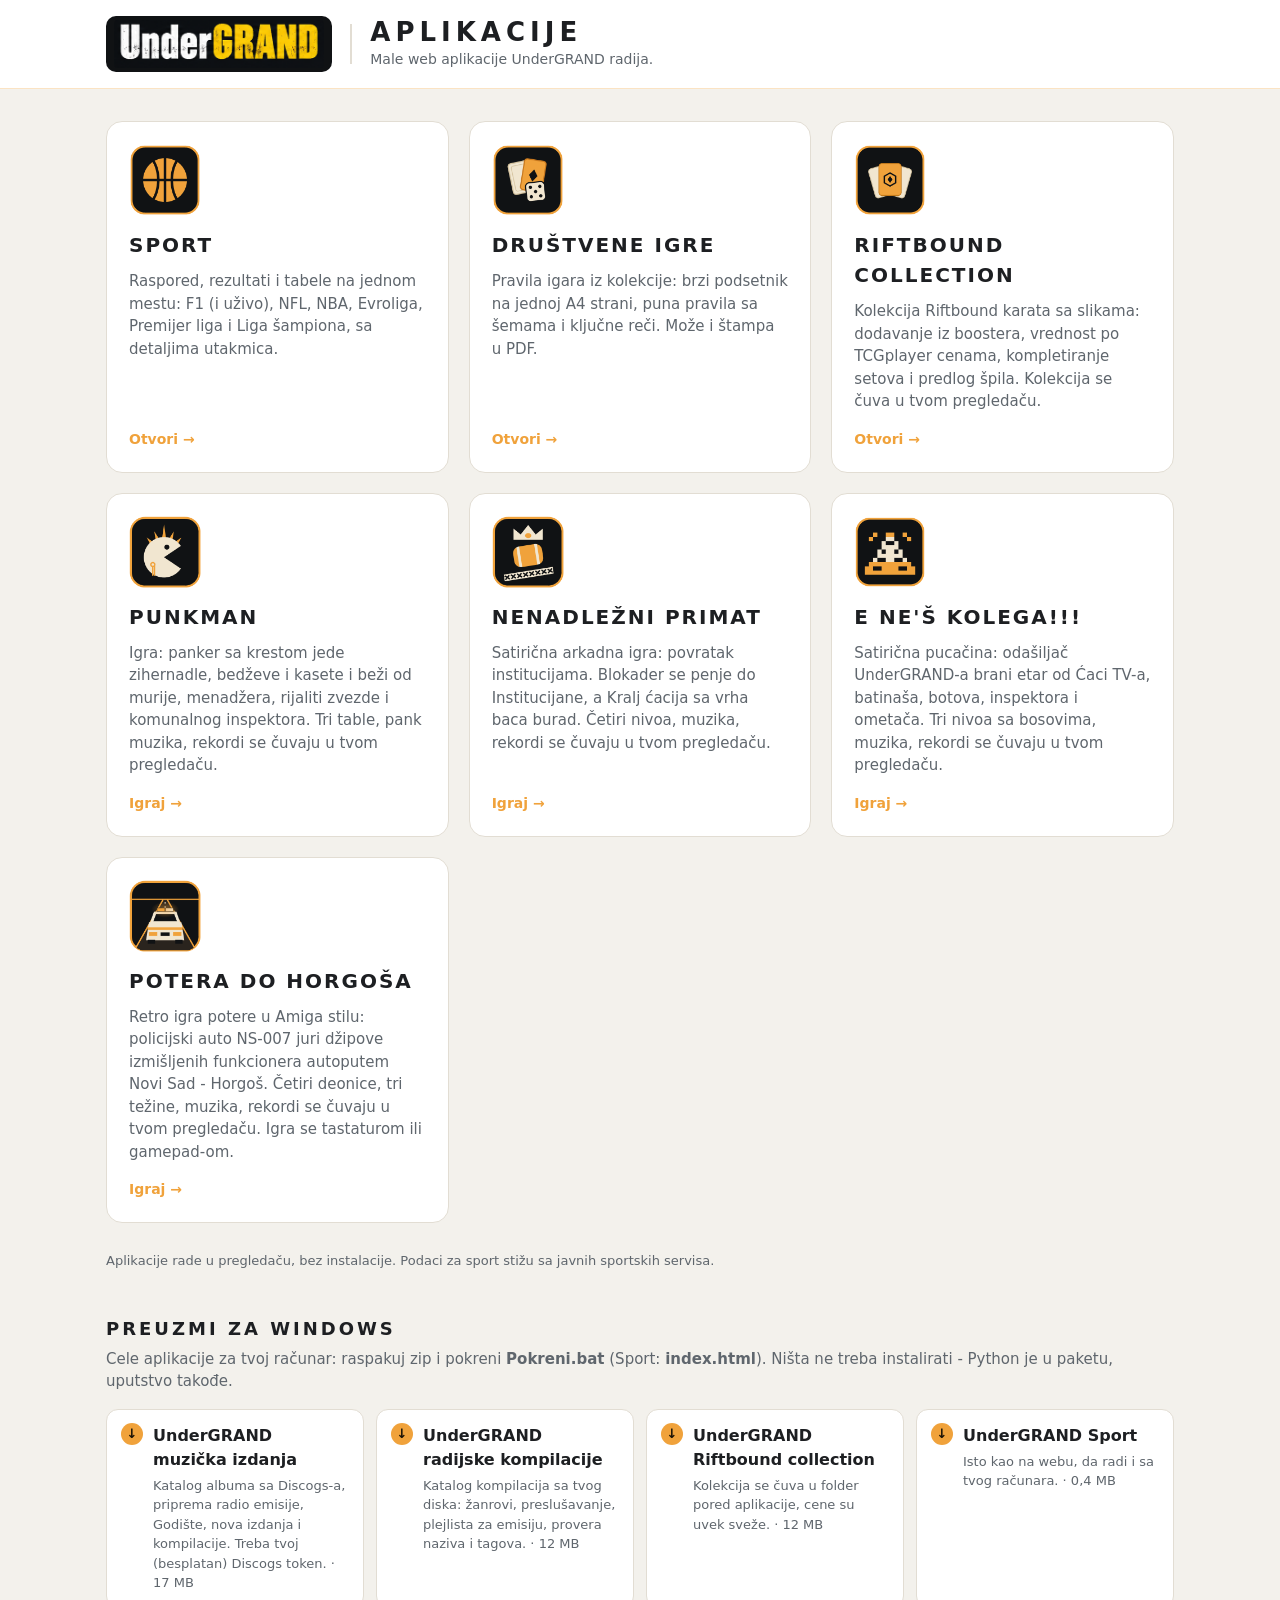
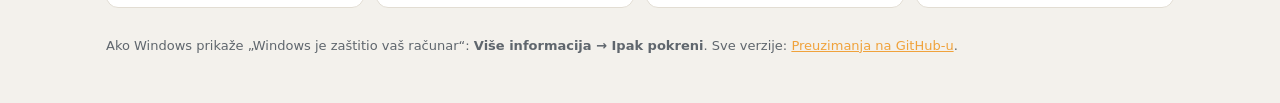
<file: index.html>
<!doctype html>
<html lang="sr-Latn">
<head>
<meta charset="utf-8">
<meta name="viewport" content="width=device-width, initial-scale=1">
<title>UnderGRAND aplikacije</title>
<meta name="description" content="UnderGRAND web aplikacije: sportski rezultati, pravila društvenih igara, Riftbound collection i igre Punkman, Nenadležni primat, E ne'š kolega!!! i Potera do Horgoša">
<link rel="icon" href="sport/assets/app.ico">
<style>
  :root {
    --bg: #101214; --header: #0b0d0f; --surface: #171a1d; --surface2: #1e2226; --line: #2e3439;
    --text: #f1efea; --muted: #9aa1a7; --acc: #F0A23B; --acc-on: #1b1206;
    color-scheme: dark;
  }
  @media (prefers-color-scheme: light) {
    :root { --bg: #f3f1ec; --header: #ffffff; --surface: #ffffff; --surface2: #f8f6f2; --line: #e2ddd3; --text: #1d1f22; --muted: #5f666d; color-scheme: light; }
    .logo { background: #101214; border-radius: 10px; padding: 4px 8px; }
  }
  * { box-sizing: border-box; }
  body { margin: 0; background: var(--bg); color: var(--text); font: 16px/1.5 system-ui, -apple-system, "Segoe UI", Roboto, sans-serif; }
  header { background: var(--header); border-bottom: 1px solid rgb(240 162 59 / .3); }
  .top { max-width: 1100px; margin: 0 auto; padding: 16px; display: flex; align-items: center; gap: 18px; }
  .logo { height: 56px; display: block; }
  .sep { width: 2px; align-self: stretch; margin: 8px 0; background: var(--line); }
  h1 { margin: 0; font-size: 26px; font-weight: 800; letter-spacing: 5px; line-height: 1.1; }
  .slogan { margin: 3px 0 0; color: var(--muted); font-size: 14px; }
  main { max-width: 1100px; margin: 0 auto; padding: 32px 16px 48px; }
  .grid { display: grid; grid-template-columns: repeat(auto-fit, minmax(280px, 1fr)); gap: 20px; }
  a.app { display: flex; flex-direction: column; gap: 10px; padding: 22px; background: var(--surface); border: 1px solid var(--line); border-radius: 16px; color: inherit; text-decoration: none; transition: border-color .15s, transform .15s; }
  a.app:hover { border-color: var(--acc); transform: translateY(-2px); }
  a.app:focus-visible { outline: 2px solid var(--acc); outline-offset: 3px; }
  .app img { width: 72px; height: 72px; }
  .app h2 { margin: 4px 0 0; font-size: 20px; letter-spacing: 2px; }
  .app p { margin: 0; color: var(--muted); font-size: 15px; }
  .app .go { margin-top: auto; padding-top: 6px; color: var(--acc); font-weight: 700; font-size: 14px; }
  .note { margin: 28px 0 0; color: var(--muted); font-size: 13px; }
  .note a { color: var(--acc); }
  .dl-h { margin: 44px 0 6px; font-size: 18px; letter-spacing: 3px; text-transform: uppercase; }
  .dl-intro { margin: 0 0 16px; color: var(--muted); font-size: 15px; }
  .dl { display: grid; grid-template-columns: repeat(auto-fit, minmax(250px, 1fr)); gap: 12px; }
  a.dl-item { display: flex; flex-direction: column; gap: 4px; padding: 14px 16px 14px 46px; position: relative; background: var(--surface); border: 1px solid var(--line); border-radius: 12px; color: inherit; text-decoration: none; transition: border-color .15s; }
  a.dl-item::before { content: "↓"; position: absolute; left: 14px; top: 13px; width: 22px; height: 22px; border-radius: 50%; background: var(--acc); color: var(--acc-on); font-weight: 800; display: grid; place-items: center; font-size: 13px; }
  a.dl-item:hover { border-color: var(--acc); }
  a.dl-item:focus-visible { outline: 2px solid var(--acc); outline-offset: 3px; }
  .dl-item span { color: var(--muted); font-size: 13px; }
  @media (max-width: 600px) { .sep { display: none; } .logo { height: 42px; } h1 { font-size: 19px; letter-spacing: 3px; } }
</style>
</head>
<body>
<header>
  <div class="top">
    <img class="logo" src="sport/assets/logo.png" alt="UnderGRAND">
    <div class="sep" aria-hidden="true"></div>
    <div>
      <h1>APLIKACIJE</h1>
      <p class="slogan">Male web aplikacije UnderGRAND radija.</p>
    </div>
  </div>
</header>
<main>
  <div class="grid">
    <a class="app" href="sport/">
      <img src="sport/assets/app.ico" alt="">
      <h2>SPORT</h2>
      <p>Raspored, rezultati i tabele na jednom mestu: F1 (i uživo), NFL, NBA, Evroliga, Premijer liga i Liga šampiona, sa detaljima utakmica.</p>
      <span class="go">Otvori →</span>
    </a>
    <a class="app" href="igre/">
      <img src="igre/assets/app.ico" alt="">
      <h2>DRUŠTVENE IGRE</h2>
      <p>Pravila igara iz kolekcije: brzi podsetnik na jednoj A4 strani, puna pravila sa šemama i ključne reči. Može i štampa u PDF.</p>
      <span class="go">Otvori →</span>
    </a>
    <a class="app" href="riftbound/">
      <img src="riftbound/assets/app.ico" alt="">
      <h2>RIFTBOUND COLLECTION</h2>
      <p>Kolekcija Riftbound karata sa slikama: dodavanje iz boostera, vrednost po TCGplayer cenama, kompletiranje setova i predlog špila. Kolekcija se čuva u tvom pregledaču.</p>
      <span class="go">Otvori →</span>
    </a>
    <a class="app" href="punkman/">
      <img src="punkman/assets/app.ico" alt="">
      <h2>PUNKMAN</h2>
      <p>Igra: panker sa krestom jede zihernadle, bedževe i kasete i beži od murije, menadžera, rijaliti zvezde i komunalnog inspektora. Tri table, pank muzika, rekordi se čuvaju u tvom pregledaču.</p>
      <span class="go">Igraj →</span>
    </a>
    <a class="app" href="primat/">
      <img src="primat/assets/app.ico" alt="">
      <h2>NENADLEŽNI PRIMAT</h2>
      <p>Satirična arkadna igra: povratak institucijama. Blokader se penje do Institucijane, a Kralj ćacija sa vrha baca burad. Četiri nivoa, muzika, rekordi se čuvaju u tvom pregledaču.</p>
      <span class="go">Igraj →</span>
    </a>
    <a class="app" href="kolega/">
      <img src="kolega/assets/app.ico" alt="">
      <h2>E NE'Š KOLEGA!!!</h2>
      <p>Satirična pucačina: odašiljač UnderGRAND-a brani etar od Ćaci TV-a, batinaša, botova, inspektora i ometača. Tri nivoa sa bosovima, muzika, rekordi se čuvaju u tvom pregledaču.</p>
      <span class="go">Igraj →</span>
    </a>
    <a class="app" href="potera/">
      <img src="potera/assets/app.ico" alt="">
      <h2>POTERA DO HORGOŠA</h2>
      <p>Retro igra potere u Amiga stilu: policijski auto NS-007 juri džipove izmišljenih funkcionera autoputem Novi Sad - Horgoš. Četiri deonice, tri težine, muzika, rekordi se čuvaju u tvom pregledaču. Igra se tastaturom ili gamepad-om.</p>
      <span class="go">Igraj →</span>
    </a>
  </div>
  <p class="note">Aplikacije rade u pregledaču, bez instalacije. Podaci za sport stižu sa javnih sportskih servisa.</p>

  <h2 class="dl-h">Preuzmi za Windows</h2>
  <p class="dl-intro">Cele aplikacije za tvoj računar: raspakuj zip i pokreni <b>Pokreni.bat</b> (Sport: <b>index.html</b>). Ništa ne treba instalirati - Python je u paketu, uputstvo takođe.</p>
  <div class="dl">
    <a class="dl-item" href="https://github.com/gomez021ns-jpg/undergrand-aplikacije/releases/latest/download/UnderGRAND-muzicka-izdanja.zip">
      <b>UnderGRAND muzička izdanja</b><span>Katalog albuma sa Discogs-a, priprema radio emisije, Godište, nova izdanja i kompilacije. Treba tvoj (besplatan) Discogs token. · 17 MB</span>
    </a>
    <a class="dl-item" href="https://github.com/gomez021ns-jpg/undergrand-aplikacije/releases/latest/download/UnderGRAND-radijske-kompilacije.zip">
      <b>UnderGRAND radijske kompilacije</b><span>Katalog kompilacija sa tvog diska: žanrovi, preslušavanje, plejlista za emisiju, provera naziva i tagova. · 12 MB</span>
    </a>
    <a class="dl-item" href="https://github.com/gomez021ns-jpg/undergrand-aplikacije/releases/latest/download/UnderGRAND-Riftbound-collection.zip">
      <b>UnderGRAND Riftbound collection</b><span>Kolekcija se čuva u folder pored aplikacije, cene su uvek sveže. · 12 MB</span>
    </a>
    <a class="dl-item" href="https://github.com/gomez021ns-jpg/undergrand-aplikacije/releases/latest/download/UnderGRAND-Sport.zip">
      <b>UnderGRAND Sport</b><span>Isto kao na webu, da radi i sa tvog računara. · 0,4 MB</span>
    </a>
  </div>
  <p class="note">Ako Windows prikaže „Windows je zaštitio vaš računar“: <b>Više informacija → Ipak pokreni</b>. Sve verzije: <a href="https://github.com/gomez021ns-jpg/undergrand-aplikacije/releases">Preuzimanja na GitHub-u</a>.</p>
</main>
</body>
</html>
</file>
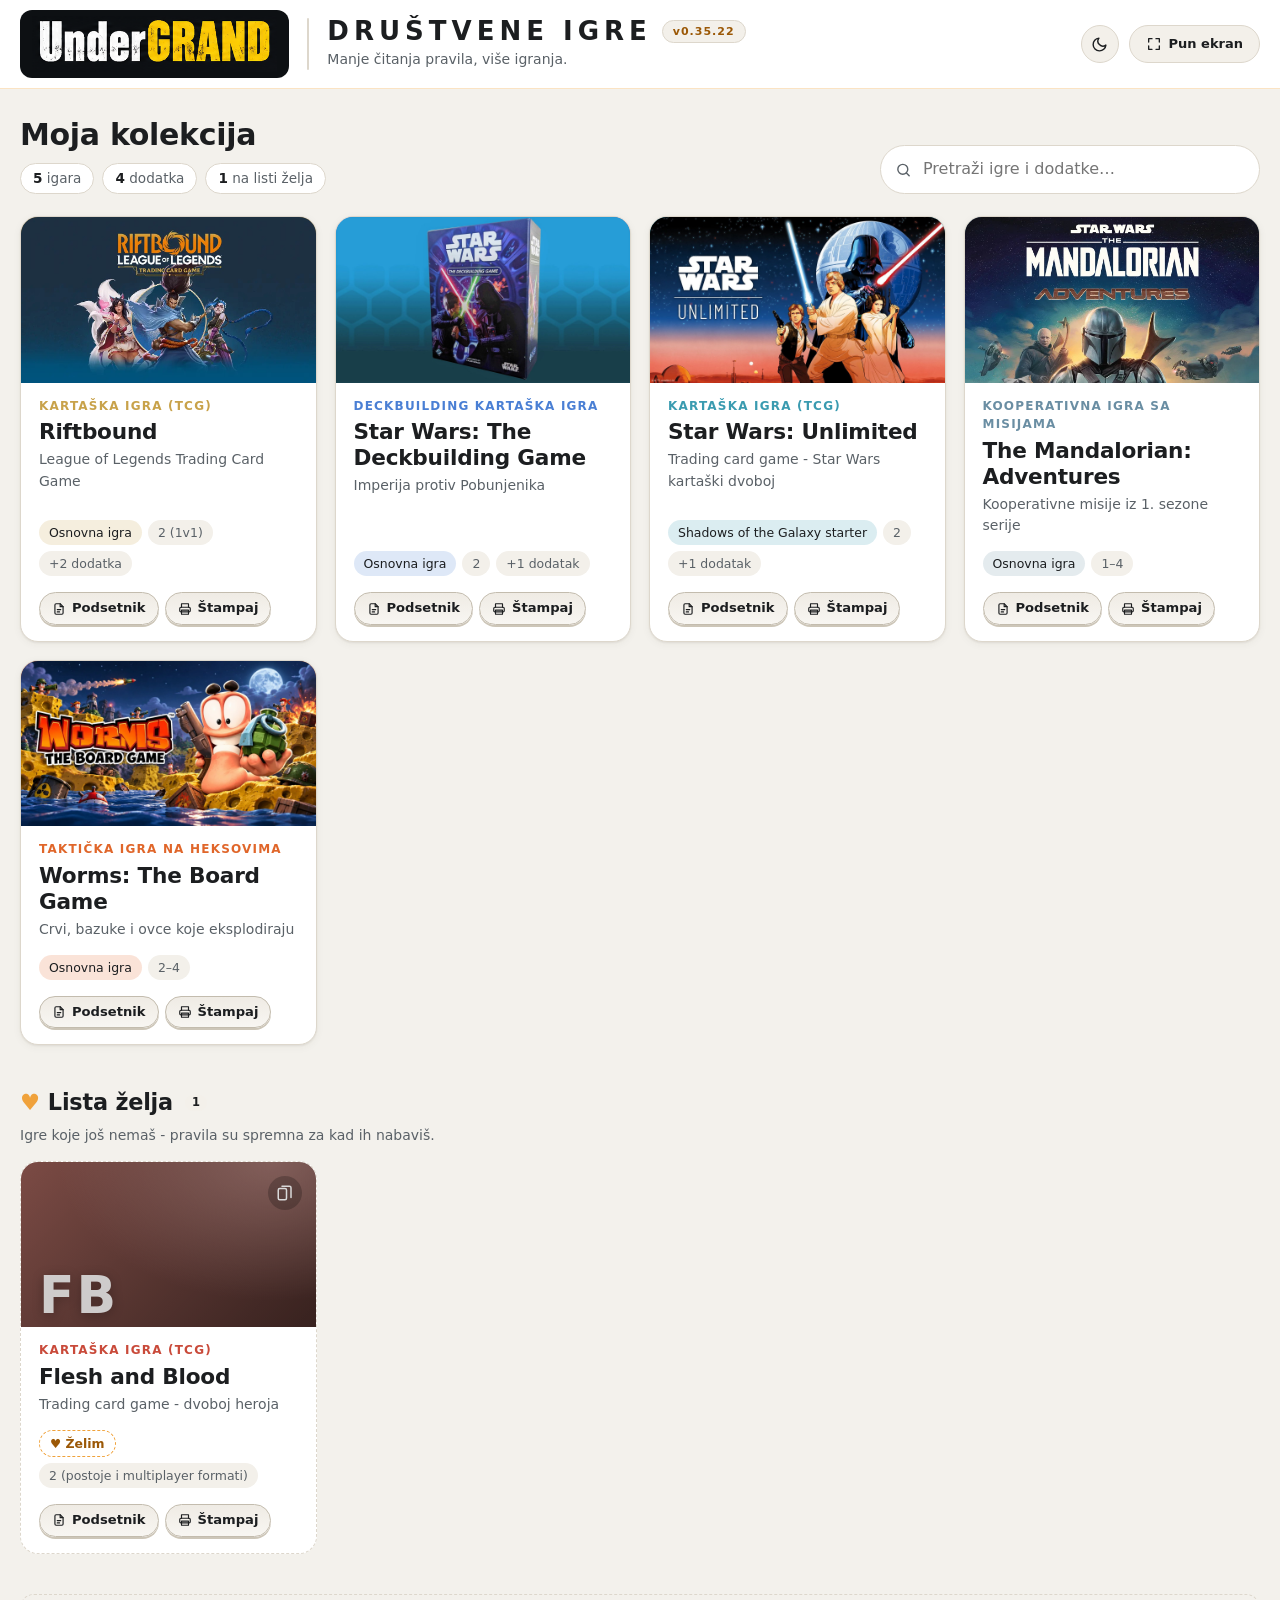
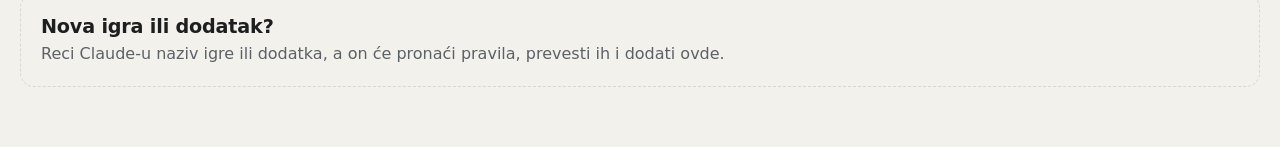
<file: igre/index.html>
<!doctype html>
<html lang="sr">
<head>
  <meta charset="utf-8">
  <meta name="viewport" content="width=device-width, initial-scale=1">
  <title>UnderGRAND Društvene igre</title>
  <link rel="icon" type="image/png" href="assets/icon.png">
  <link rel="stylesheet" href="styles.css">
</head>
<body>
  <div id="app"></div>
  <div id="print-root" aria-hidden="true"></div>

  <!-- Registar igara: svaka igra je jedan fajl u games/ -->
  <script src="games/registry.js"></script>
  <script src="games/figures.js"></script>
  <script src="games/riftbound.js"></script>
  <script src="games/riftbound-vi.js"></script>
  <script src="games/riftbound-vendetta.js"></script>
  <script src="games/riftbound-pocetnici.js"></script>
  <script src="games/star-wars-deckbuilding.js"></script>
  <script src="games/star-wars-deckbuilding-reinforcements.js"></script>
  <script src="games/star-wars-deckbuilding-pocetnici.js"></script>
  <script src="games/worms.js"></script>
  <script src="games/worms-pocetnici.js"></script>
  <script src="games/mandalorian-adventures.js"></script>
  <script src="games/mandalorian-adventures-pocetnici.js"></script>
  <script src="games/star-wars-unlimited.js"></script>
  <script src="games/star-wars-unlimited-shadows.js"></script>
  <script src="games/star-wars-unlimited-pocetnici.js"></script>
  <script src="games/flesh-and-blood.js"></script>
  <!-- Nove igre dodaj ovde, npr: <script src="games/catan.js"></script> -->

  <!-- Igre upisane dugmetom „Kupio sam novu igru“: samo kad je aplikacija otvorena na računaru (ne na javnom sajtu) -->
  <script>if (location.protocol === "file:" || /^(localhost|127\.0\.0\.1)$/.test(location.hostname)) document.write('<script src="nove-igre.js"><\/script>');</script>
  <script src="verzije.js"></script>
  <script src="app.js"></script>
  <script src="punekran.js"></script>
</body>
</html>
</file>
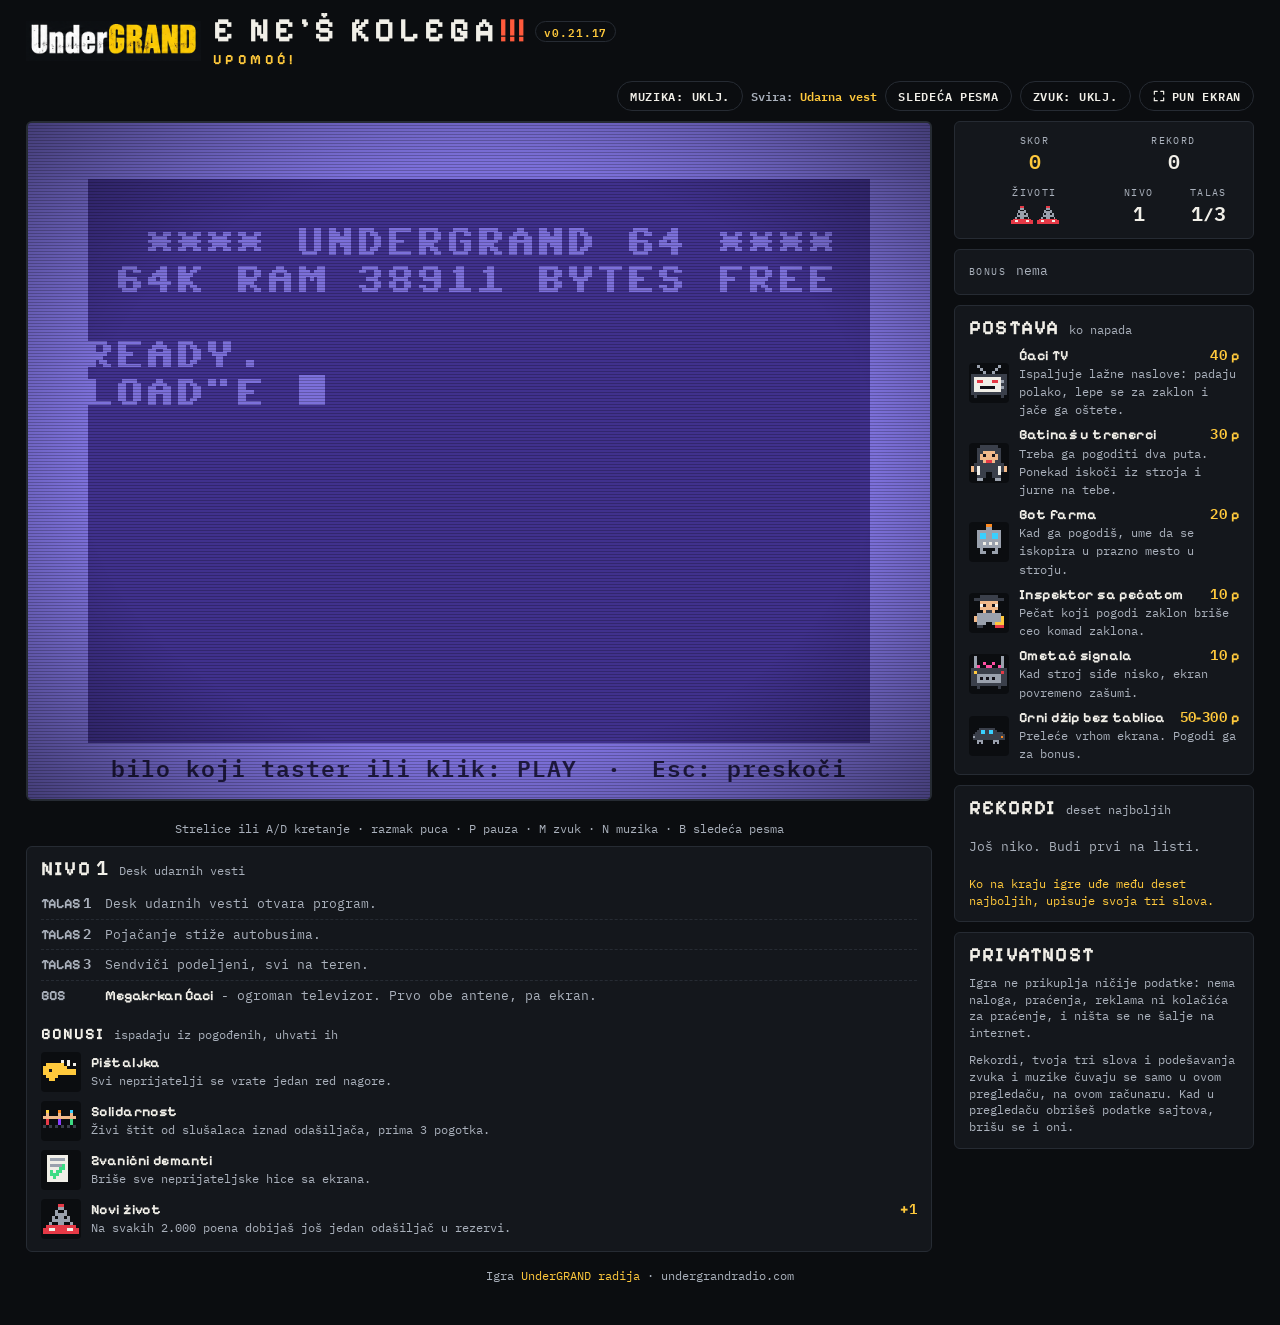
<file: kolega/index.html>
<!doctype html>
<html lang="sr-Latn">
<head>
<meta charset="utf-8">
<meta name="viewport" content="width=device-width, initial-scale=1, viewport-fit=cover">
<title>UnderGRAND E ne'š kolega!!!</title>
<link rel="icon" href="assets/icon.png">
<link rel="stylesheet" href="assets/fonts/fonts.css">
<link rel="stylesheet" href="css/style.css">
</head>
<body>
<div class="app">
  <header class="top">
    <a class="ug-logo-link" href="https://undergrandradio.com" target="_blank" rel="noopener" title="UnderGRAND radio"><img class="ug-logo" src="assets/logo.png" alt="UnderGRAND"></a>
    <div class="ug-title">
      <div class="ug-title-row"><h1 class="ug-name">E NE'Š KOLEGA<em>!!!</em></h1><button class="ug-ver" type="button" data-verzije title="Šta je novo"></button></div>
      <p class="ug-slogan">UPOMOĆ!</p>
    </div>
    <div class="ug-actions">
      <button class="btn" id="music" type="button">Muzika: uklj.</button>
      <span class="song" id="song" aria-live="polite">Svira: -</span>
      <button class="btn" id="next" type="button" title="Sledeća pesma (B)">Sledeća pesma</button>
      <button class="btn" id="mute" type="button">Zvuk: uklj.</button>
    </div>
  </header>

  <div class="cols">
    <div class="stage" id="stage">
      <canvas id="cv" aria-label="Igralište"></canvas>
      <div class="ov" id="ov"></div>
    </div>

    <div class="pad" id="pad">
      <button type="button" data-k="L" aria-label="Levo">◀</button>
      <button type="button" data-k="F" class="fire">PUCAJ</button>
      <button type="button" data-k="R" aria-label="Desno">▶</button>
    </div>
    <p class="keys">Strelice ili A/D kretanje · razmak puca · P pauza · M zvuk · N muzika · B sledeća pesma</p>

    <section class="panel level-panel">
      <h2 id="lvl-h">Nivo 1 <small>Desk udarnih vesti</small></h2>
      <ol class="waves" id="waves"></ol>
      <h3>Bonusi <small>ispadaju iz pogođenih, uhvati ih</small></h3>
      <div id="powers" class="cast"></div>
    </section>

    <div class="side">
      <div class="hud" aria-live="off">
        <div class="wide"><span class="lab">Skor</span><b id="score">0</b></div>
        <div class="wide"><span class="lab">Rekord</span><b id="hi">0</b></div>
        <div class="wide"><span class="lab">Životi</span><span id="lives"></span></div>
        <div><span class="lab">Nivo</span><b id="lvl">1</b></div>
        <div><span class="lab">Talas</span><b id="wave">1/3</b></div>
      </div>
      <div class="pw-box" id="pwbox"><span class="lab">Bonus</span><span id="pw">nema</span></div>

      <section class="panel">
        <h2>Postava <small>ko napada</small></h2>
        <div id="cast" class="cast"></div>
      </section>

      <section class="panel">
        <h2>Rekordi <small>deset najboljih</small></h2>
        <ol class="rek" id="rek"></ol>
        <p class="rek-hint">Ko na kraju igre uđe među deset najboljih, upisuje svoja tri slova.</p>
      </section>

      <section class="panel priv">
        <h2>Privatnost</h2>
        <p>Igra ne prikuplja ničije podatke: nema naloga, praćenja, reklama ni kolačića za praćenje, i ništa se ne šalje na internet.</p>
        <p>Rekordi, tvoja tri slova i podešavanja zvuka i muzike čuvaju se samo u ovom pregledaču, na ovom računaru. Kad u pregledaču obrišeš podatke sajtova, brišu se i oni.</p>
      </section>
    </div>
  </div>
  <footer class="credit">Igra <a href="https://undergrandradio.com" target="_blank" rel="noopener">UnderGRAND radija</a> · undergrandradio.com</footer>
</div>

<script src="js/config.js"></script>
<script src="js/sprites.js"></script>
<script src="js/audio.js"></script>
<script src="js/music.js"></script>
<script src="js/intro.js"></script>
<script src="js/game.js"></script>
<script src="verzije.js"></script>
<script src="punekran.js"></script>
</body>
</html>
</file>
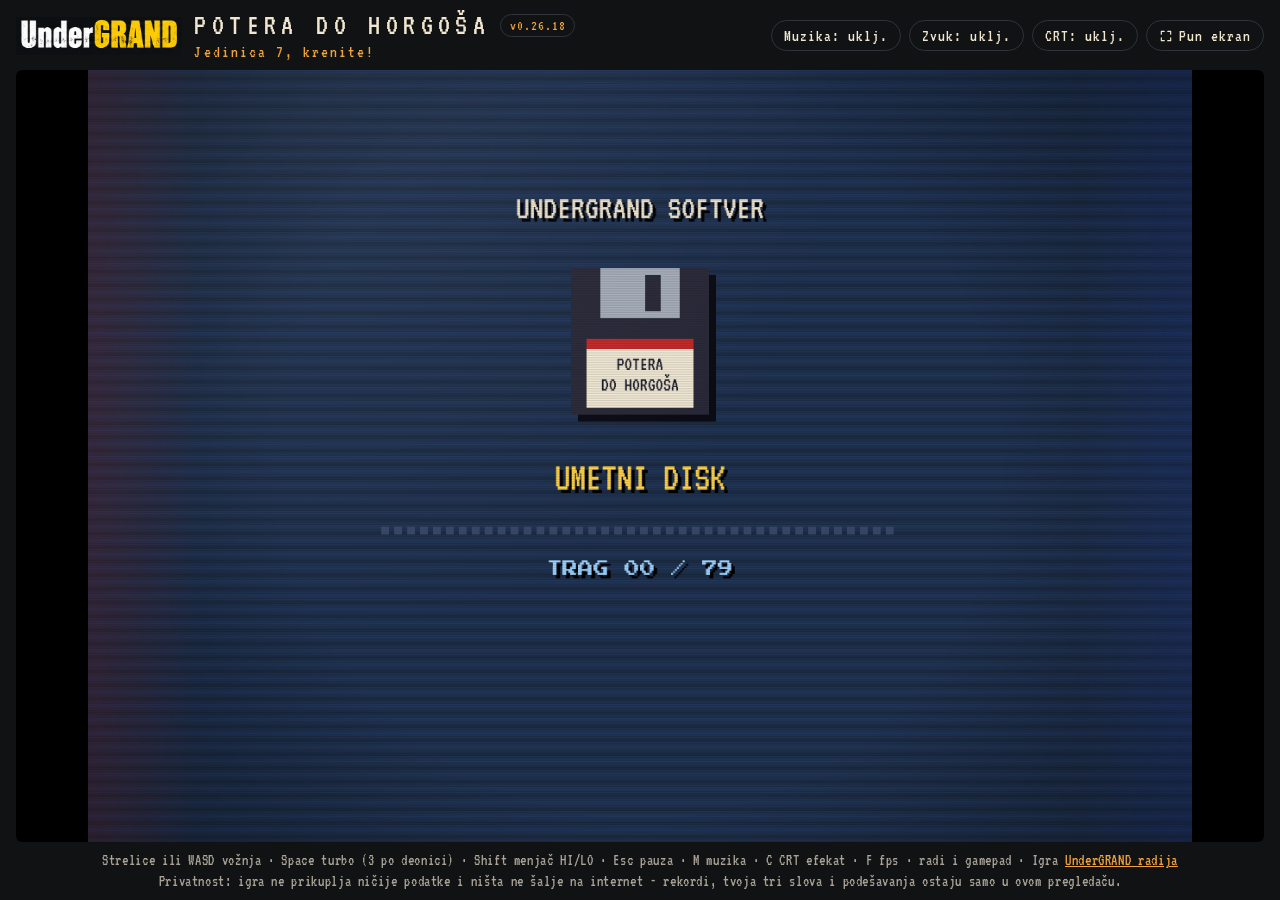
<file: potera/index.html>
<!doctype html>
<html lang="sr-Latn">
<head>
<meta charset="utf-8">
<meta name="viewport" content="width=device-width, initial-scale=1">
<title>UnderGRAND Potera do Horgoša</title>
<link rel="icon" href="assets/icon.png">
<link rel="stylesheet" href="css/stil.css">
</head>
<body>
<div class="app">
  <header class="top">
    <a class="ug-logo-link" href="https://undergrandradio.com" target="_blank" rel="noopener" title="UnderGRAND radio"><img class="ug-logo" src="assets/logo.png" alt="UnderGRAND"></a>
    <div class="ug-title">
      <div class="ug-title-row"><h1 class="ug-name">POTERA DO HORGOŠA</h1><button class="ug-ver" type="button" data-verzije title="Šta je novo"></button></div>
      <p class="ug-slogan">Jedinica 7, krenite!</p>
    </div>
    <div class="ug-actions">
      <button class="btn" id="muz" type="button" title="Muzika (taster M)">Muzika: uklj.</button>
      <button class="btn" id="efk" type="button" title="Zvučni efekti">Zvuk: uklj.</button>
      <button class="btn" id="crt" type="button" title="CRT efekat (taster C)">CRT: uklj.</button>
    </div>
  </header>
  <main class="stage"><canvas id="ekran" width="1280" height="896" aria-label="Igra Potera do Horgoša"></canvas></main>
  <p class="keys">Strelice ili WASD vožnja · Space turbo (3 po deonici) · Shift menjač HI/LO · Esc pauza · M muzika · C CRT efekat · F fps · radi i gamepad · Igra <a href="https://undergrandradio.com" target="_blank" rel="noopener">UnderGRAND radija</a><br>
    Privatnost: igra ne prikuplja ničije podatke i ništa ne šalje na internet - rekordi, tvoja tri slova i podešavanja ostaju samo u ovom pregledaču.</p>
</div>

<script src="podaci/deonice.js"></script>
<script src="podaci/begunci.js"></script>
<script src="podaci/replike.js"></script>
<script src="js/osnova.js"></script>
<script src="js/nebo.js"></script>
<script src="js/sprajtovi.js"></script>
<script src="js/put.js"></script>
<script src="js/zvuk.js"></script>
<script src="js/igra.js"></script>
<script src="js/ekrani.js"></script>
<script>
  // dugme CRT u zaglavlju prati podešavanje (menja se i tasterom C i u pauzi)
  (() => {
    const dugme = (id, kljuc, natpis, obrnuto) => {
      const b = document.getElementById(id);
      b.addEventListener('click', () => { PODESAVANJA[kljuc] = !PODESAVANJA[kljuc]; sacuvajPodesavanja(); b.blur(); });
      setInterval(() => { const uk = obrnuto ? !PODESAVANJA[kljuc] : PODESAVANJA[kljuc]; b.textContent = `${natpis}: ${uk ? 'uklj.' : 'isklj.'}`; }, 250);
    };
    dugme('muz', 'muzikaIskl', 'Muzika', true); dugme('efk', 'efektiIskl', 'Zvuk', true); dugme('crt', 'crt', 'CRT', false);
  })();
</script>
<script src="verzije.js"></script>
<script src="punekran.js"></script>
</body>
</html>
</file>
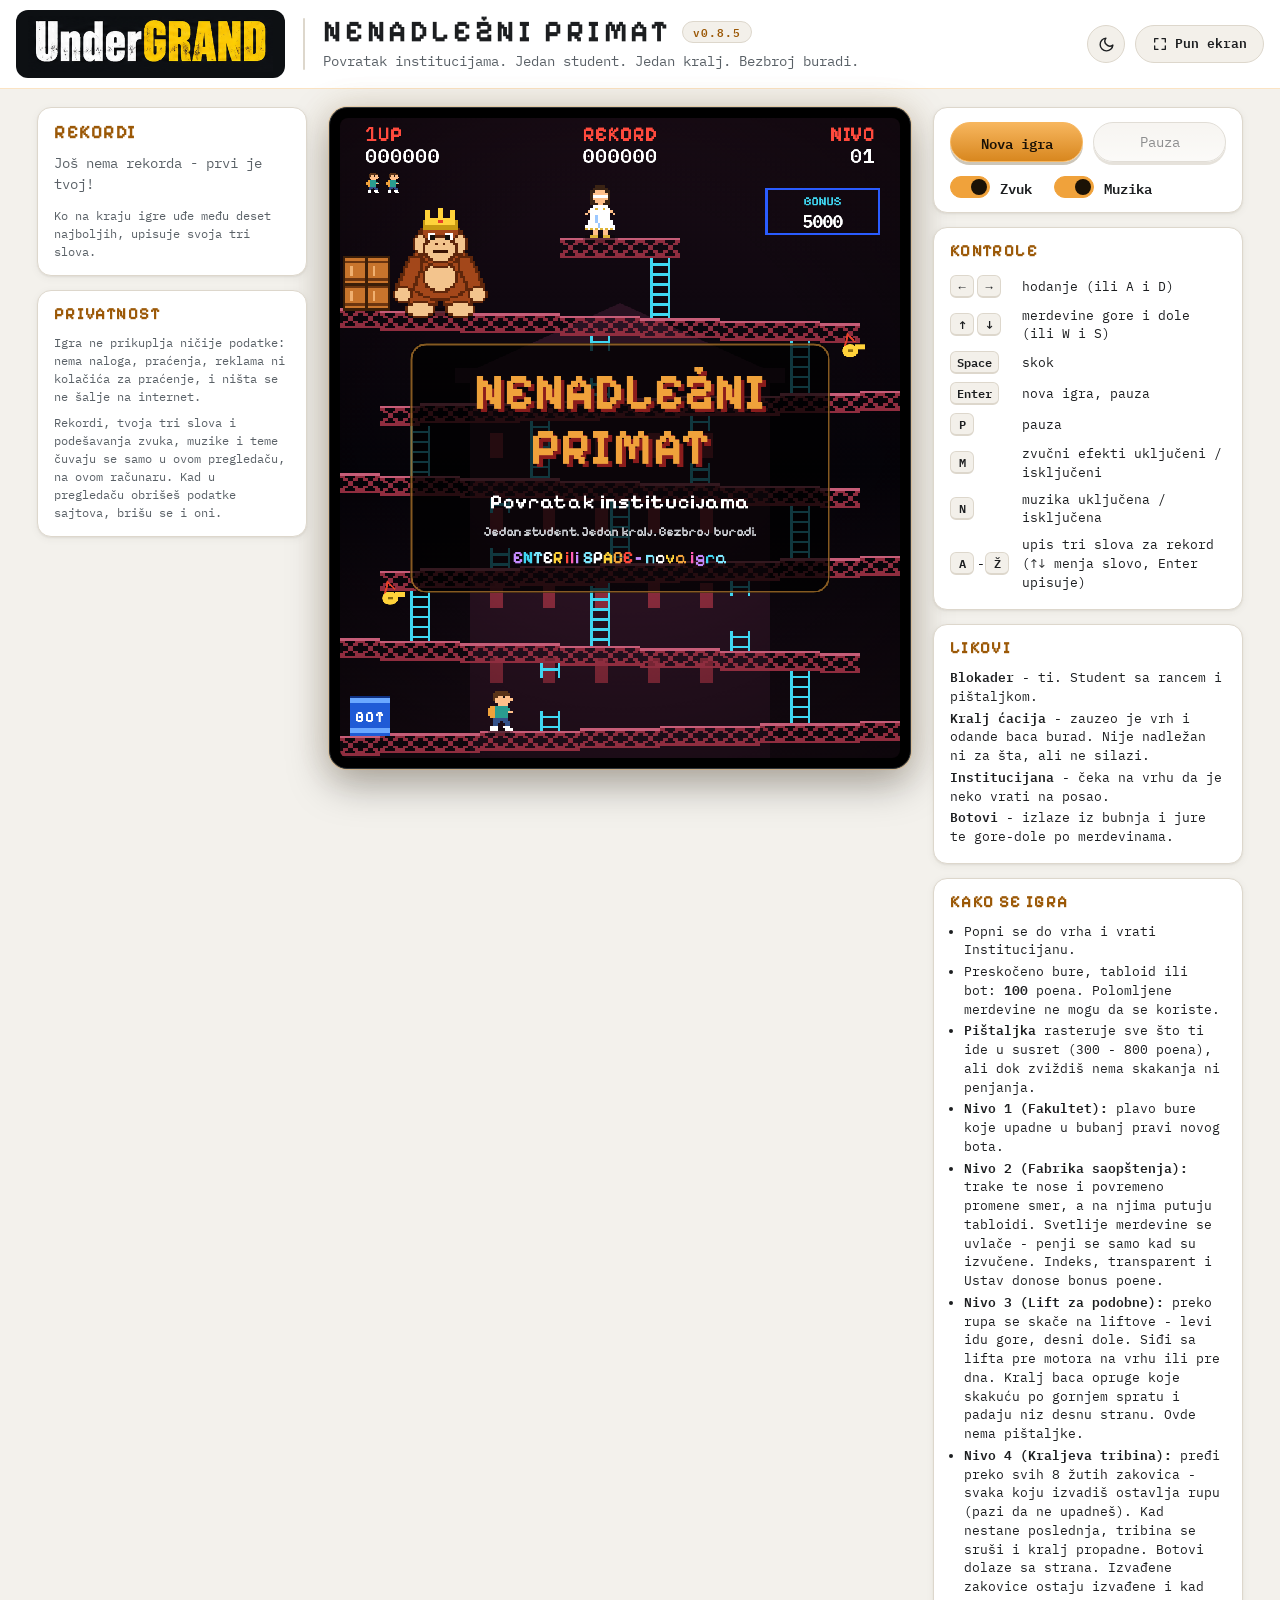
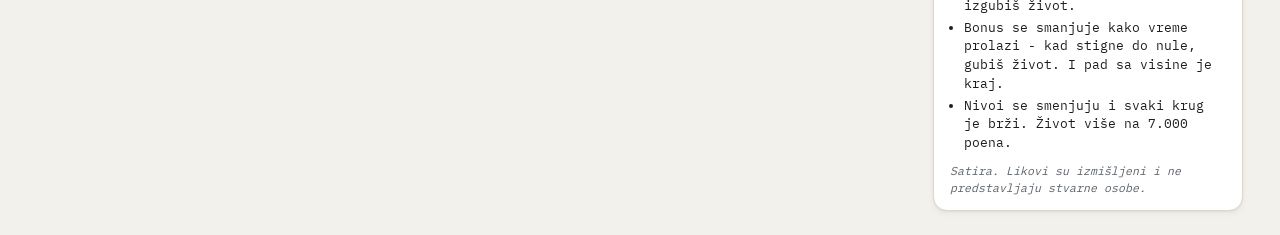
<file: primat/index.html>
<!doctype html>
<html lang="sr-Latn">
<head>
  <meta charset="utf-8">
  <meta name="viewport" content="width=device-width, initial-scale=1">
  <title>UnderGRAND Nenadležni primat</title>
  <link rel="icon" href="assets/icon.png">
  <link rel="stylesheet" href="assets/fonts/fonts.css">
  <link rel="stylesheet" href="styles.css">
</head>
<body>
  <header class="ug-top">
    <div class="ug-top-inner">
      <a class="ug-logo" href="#" title="UnderGRAND"><img src="assets/logo.png" alt="UnderGRAND"></a>
      <div class="ug-sep" aria-hidden="true"></div>
      <div class="ug-title">
        <div class="ug-title-row"><span class="ug-name">NENADLEŽNI PRIMAT</span><button class="ug-ver" type="button" data-verzije title="Šta je novo"></button></div>
        <p class="ug-slogan">Povratak institucijama. Jedan student. Jedan kralj. Bezbroj buradi.</p>
      </div>
      <div class="ug-actions"><button class="ug-icon-btn" id="theme-btn" type="button"></button></div>
    </div>
  </header>

  <main class="dk-wrap">
    <aside class="dk-left">
      <section class="card rek-card">
        <h2>Rekordi</h2>
        <div id="rek"></div>
        <p class="rek-hint">Ko na kraju igre uđe među deset najboljih, upisuje svoja tri slova.</p>
      </section>

      <section class="card priv">
        <h2>Privatnost</h2>
        <p>Igra ne prikuplja ničije podatke: nema naloga, praćenja, reklama ni kolačića za praćenje, i ništa se ne šalje na internet.</p>
        <p>Rekordi, tvoja tri slova i podešavanja zvuka, muzike i teme čuvaju se samo u ovom pregledaču, na ovom računaru. Kad u pregledaču obrišeš podatke sajtova, brišu se i oni.</p>
      </section>
    </aside>

    <div class="dk-stage"><canvas id="game" aria-label="Nenadležni primat - igra"></canvas></div>

    <aside class="dk-side">
      <section class="card">
        <div class="dk-btns">
          <button class="btn primary" id="new-btn" type="button">Nova igra</button>
          <button class="btn" id="pause-btn" type="button" disabled>Pauza</button>
        </div>
        <div class="sw-row">
          <label class="sw"><input type="checkbox" id="snd"><span class="sw-track" aria-hidden="true"></span><span>Zvuk</span></label>
          <label class="sw"><input type="checkbox" id="mus"><span class="sw-track" aria-hidden="true"></span><span>Muzika</span></label>
        </div>
      </section>

      <section class="card">
        <h2>Kontrole</h2>
        <table class="keys">
          <tr><td><kbd>←</kbd><kbd>→</kbd></td><td>hodanje (ili A i D)</td></tr>
          <tr><td><kbd>↑</kbd><kbd>↓</kbd></td><td>merdevine gore i dole (ili W i S)</td></tr>
          <tr><td><kbd>Space</kbd></td><td>skok</td></tr>
          <tr><td><kbd>Enter</kbd></td><td>nova igra, pauza</td></tr>
          <tr><td><kbd>P</kbd></td><td>pauza</td></tr>
          <tr><td><kbd>M</kbd></td><td>zvučni efekti uključeni / isključeni</td></tr>
          <tr><td><kbd>N</kbd></td><td>muzika uključena / isključena</td></tr>
          <tr><td><kbd>A</kbd>-<kbd>Ž</kbd></td><td>upis tri slova za rekord (↑↓ menja slovo, Enter upisuje)</td></tr>
        </table>
      </section>

      <section class="card">
        <h2>Likovi</h2>
        <ul class="how cast">
          <li><b>Blokader</b> - ti. Student sa rancem i pištaljkom.</li>
          <li><b>Kralj ćacija</b> - zauzeo je vrh i odande baca burad. Nije nadležan ni za šta, ali ne silazi.</li>
          <li><b>Institucijana</b> - čeka na vrhu da je neko vrati na posao.</li>
          <li><b>Botovi</b> - izlaze iz bubnja i jure te gore-dole po merdevinama.</li>
        </ul>
      </section>

      <section class="card">
        <h2>Kako se igra</h2>
        <ul class="how">
          <li>Popni se do vrha i vrati Institucijanu.</li>
          <li>Preskočeno bure, tabloid ili bot: <b>100</b> poena. Polomljene merdevine ne mogu da se koriste.</li>
          <li><b>Pištaljka</b> rasteruje sve što ti ide u susret (300 - 800 poena), ali dok zviždiš nema skakanja ni penjanja.</li>
          <li><b>Nivo 1 (Fakultet):</b> plavo bure koje upadne u bubanj pravi novog bota.</li>
          <li><b>Nivo 2 (Fabrika saopštenja):</b> trake te nose i povremeno promene smer, a na njima putuju tabloidi. Svetlije merdevine se uvlače - penji se samo kad su izvučene. Indeks, transparent i Ustav donose bonus poene.</li>
          <li><b>Nivo 3 (Lift za podobne):</b> preko rupa se skače na liftove - levi idu gore, desni dole. Siđi sa lifta pre motora na vrhu ili pre dna. Kralj baca opruge koje skakuću po gornjem spratu i padaju niz desnu stranu. Ovde nema pištaljke.</li>
          <li><b>Nivo 4 (Kraljeva tribina):</b> pređi preko svih 8 žutih zakovica - svaka koju izvadiš ostavlja rupu (pazi da ne upadneš). Kad nestane poslednja, tribina se sruši i kralj propadne. Botovi dolaze sa strana. Izvađene zakovice ostaju izvađene i kad izgubiš život.</li>
          <li>Bonus se smanjuje kako vreme prolazi - kad stigne do nule, gubiš život. I pad sa visine je kraj.</li>
          <li>Nivoi se smenjuju i svaki krug je brži. Život više na 7.000 poena.</li>
        </ul>
        <p class="note">Satira. Likovi su izmišljeni i ne predstavljaju stvarne osobe.</p>
      </section>
    </aside>
  </main>

  <script src="game.js"></script>
  <script src="app.js"></script>
  <script src="verzije.js"></script>
  <script src="punekran.js"></script>
</body>
</html>
</file>
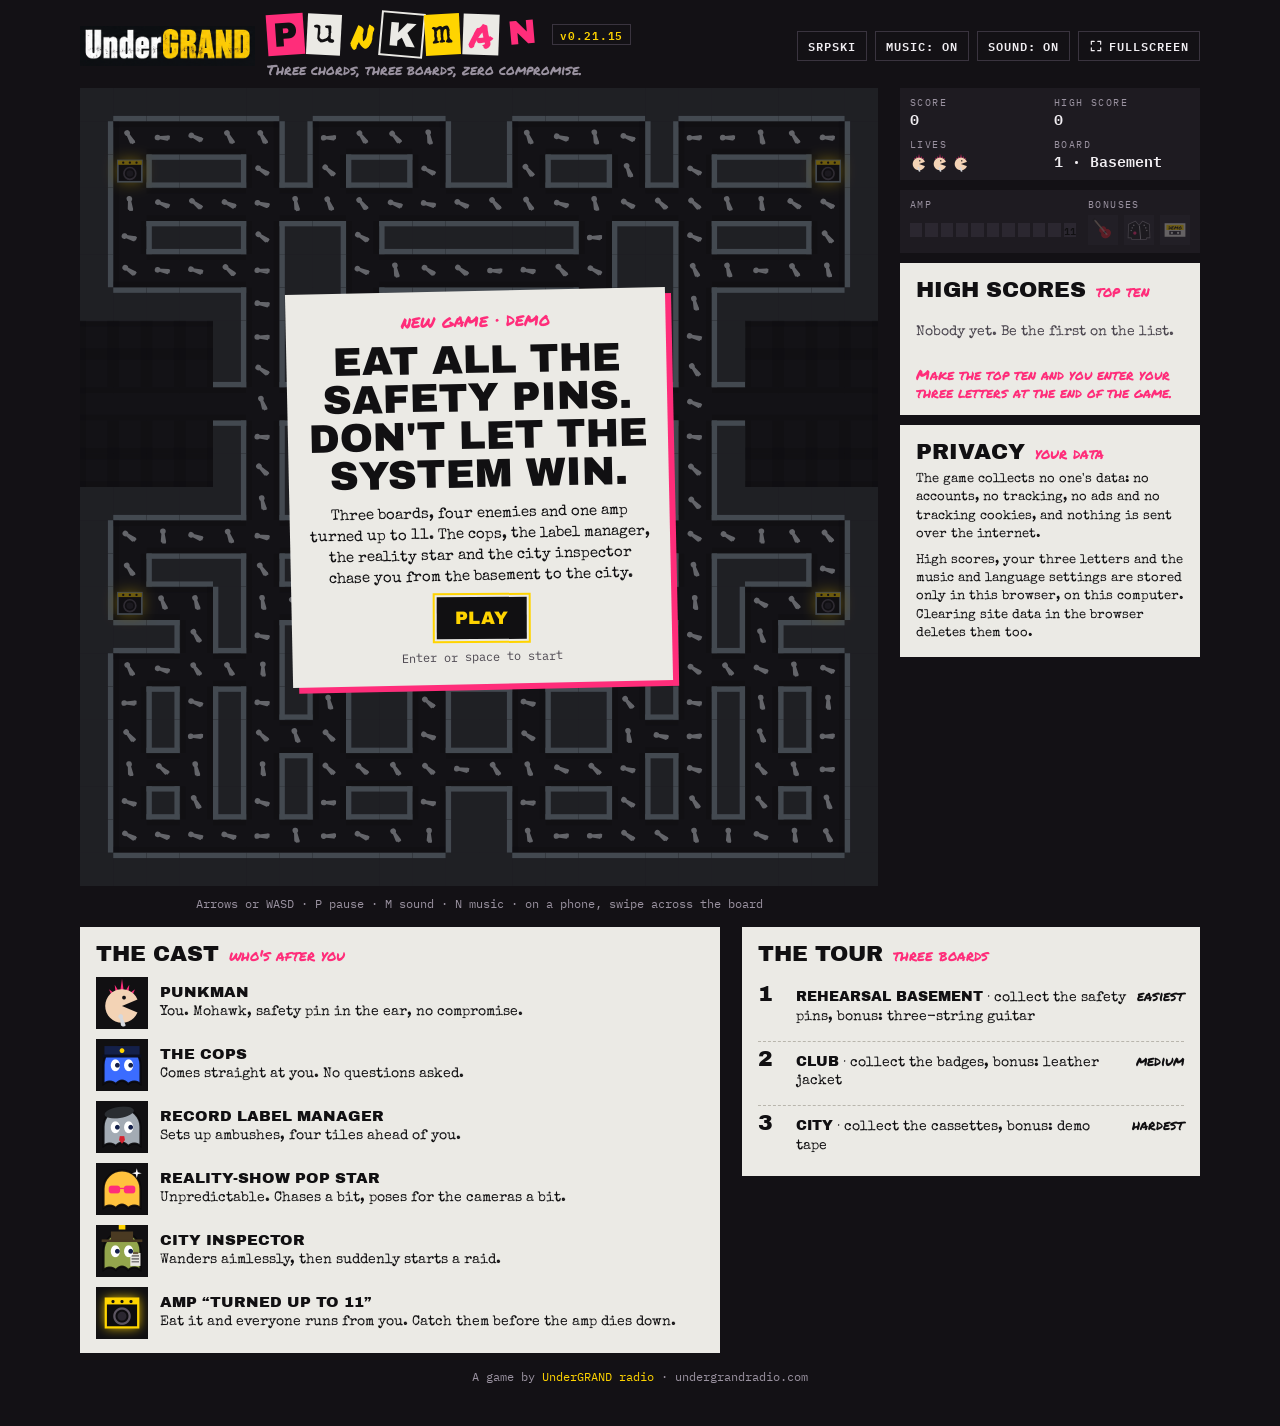
<file: punkman/index.html>
<!doctype html>
<html lang="sr-Latn">
<head>
<meta charset="utf-8">
<meta name="viewport" content="width=device-width, initial-scale=1, viewport-fit=cover">
<title>UnderGRAND Punkman</title>
<link rel="icon" href="assets/icon.png">
<link rel="stylesheet" href="assets/fonts/fonts.css">
<link rel="stylesheet" href="css/style.css">
</head>
<body>
<div class="app">
  <header class="top">
    <a class="ug-logo-link" href="https://undergrandradio.com" target="_blank" rel="noopener" title="UnderGRAND radio"><img class="ug-logo" src="assets/logo.png" alt="UnderGRAND"></a>
    <div class="ug-title">
      <div class="ug-title-row"><h1 class="ransom" aria-label="Punkman"><span>P</span><span>u</span><span>N</span><span>K</span><span>m</span><span>A</span><span>N</span></h1><button class="ug-ver" type="button" data-verzije data-t-title="verTitle" title="Šta je novo"></button></div>
      <p class="ug-slogan" data-t="slogan">Tri akorda, tri table, nula kompromisa.</p>
    </div>
    <div class="ug-actions"><button class="btn" id="lang" type="button" data-t="lang" data-t-title="langTitle" lang="en">English</button><button class="btn" id="music" type="button">Muzika: uklj.</button><button class="btn" id="mute" type="button">Zvuk: uklj.</button></div>
  </header>

  <div class="cols">
  <div class="hud" aria-live="off">
    <div><span class="lab" data-t="score">Skor</span><b id="score">0</b></div>
    <div><span class="lab" data-t="hi">Rekord</span><b id="hi">0</b></div>
    <div><span class="lab" data-t="lives">Životi</span><span id="lives"></span></div>
    <div><span class="lab" data-t="board">Tabla</span><b id="board">1 · Podrum</b></div>
  </div>

  <div class="stage" id="stage">
    <canvas id="cv" data-t-aria="boardAria" aria-label="Tabla igre"></canvas>
    <div class="ov" id="ov"></div>
  </div>

  <div class="amp">
    <span class="lab" data-t="amp">Pojačalo</span><span class="lab amp-b" data-t="bonuses">Bonusi</span>
    <div class="segs" id="segs"></div>
    <div class="shelf" id="shelf" data-t-title="shelfTitle" title="Skupljeni bonusi"></div>
  </div>

  <div class="pad" id="pad">
    <button class="u" type="button" data-d="U" data-t-aria="up" aria-label="Gore">▲</button>
    <button class="l" type="button" data-d="L" data-t-aria="left" aria-label="Levo">◀</button>
    <button class="d" type="button" data-d="D" data-t-aria="down" aria-label="Dole">▼</button>
    <button class="r" type="button" data-d="R" data-t-aria="right" aria-label="Desno">▶</button>
  </div>
  <p class="keys" data-t="keys">Strelice ili WASD · P pauza · M zvuk · N muzika · na telefonu prevuci prstom po tabli</p>

  <section class="sheet rek-sheet">
    <h2><span data-t="rekH">Rekordi</span> <small data-t="rekSub">deset najboljih</small></h2>
    <ol class="rek" id="rek"></ol>
    <p class="rek-hint" data-t="rekHint">Ko na kraju igre uđe među deset najboljih, upisuje svoja tri slova.</p>
  </section>

  <section class="sheet priv-sheet">
    <h2><span data-t="privH">Privatnost</span> <small data-t="privSub">tvoji podaci</small></h2>
    <p data-t="priv1">Igra ne prikuplja ničije podatke: nema naloga, praćenja, reklama ni kolačića za praćenje, i ništa se ne šalje na internet.</p>
    <p data-t="priv2">Rekordi, tvoja tri slova i podešavanja muzike i jezika čuvaju se samo u ovom pregledaču, na ovom računaru. Kad u pregledaču obrišeš podatke sajtova, brišu se i oni.</p>
  </section>

  <div class="sheets">
    <section class="sheet cast-sheet">
      <h2><span data-t="castH">Postava</span> <small data-t="castSub">ko te juri</small></h2>
      <div class="cast" id="cast"></div>
    </section>
    <section class="sheet tour-sheet">
      <h2><span data-t="tourH">Turneja</span> <small data-t="tourSub">tri table</small></h2>
      <ol class="tour" id="tour"></ol>
    </section>
  </div>
  </div>
  <footer class="credit" data-t-html="credit">Igra <a href="https://undergrandradio.com" target="_blank" rel="noopener">UnderGRAND radija</a> · undergrandradio.com</footer>
</div>

<script src="js/mazes.js"></script>
<script src="js/config.js"></script>
<script src="js/i18n.js"></script>
<script src="js/sprites.js"></script>
<script src="js/audio.js"></script>
<script src="js/music.js"></script>
<script src="js/game.js"></script>
<script src="verzije.js"></script>
<script src="punekran.js"></script>
</body>
</html>
</file>
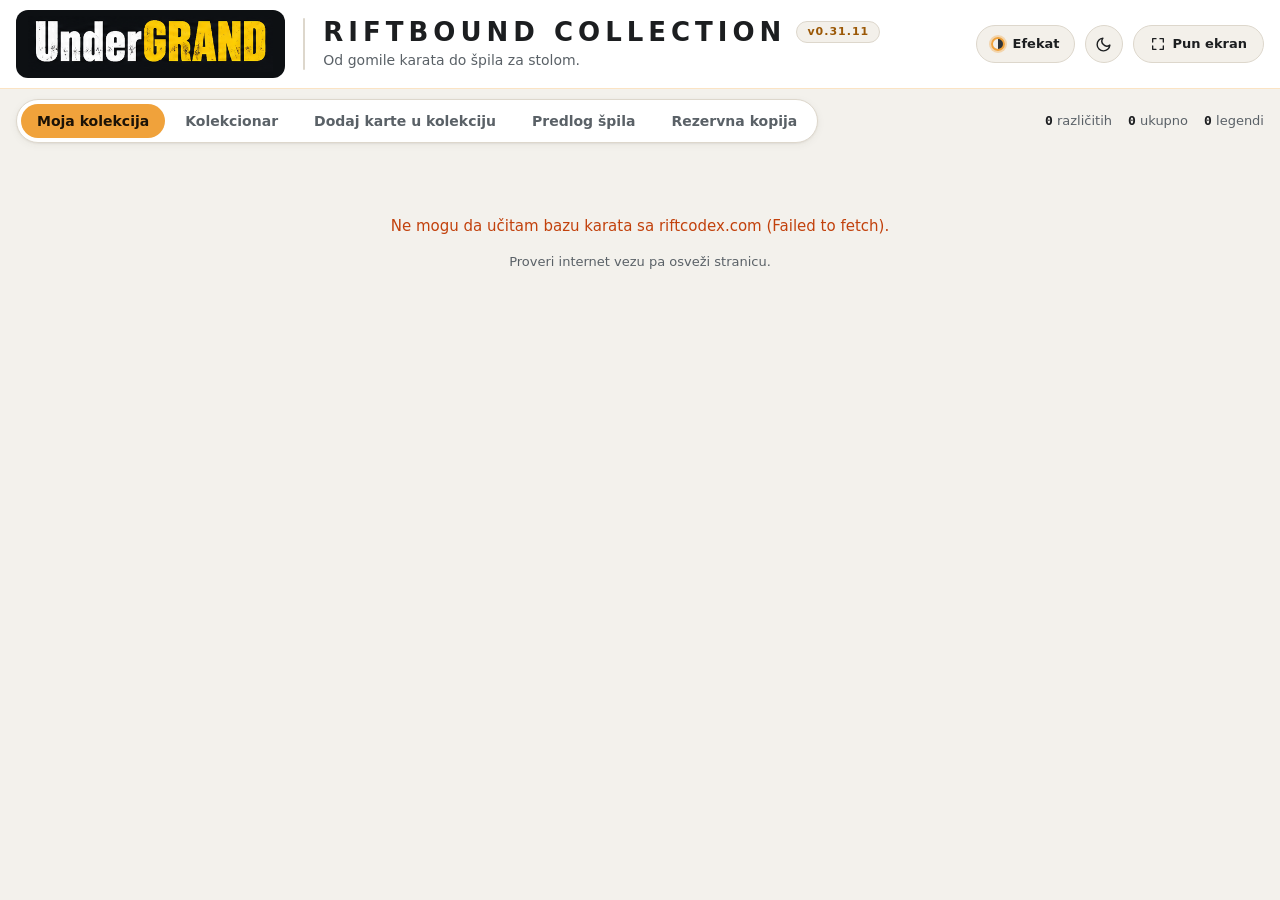
<file: riftbound/index.html>
<!doctype html>
<html lang="sr-Latn">
<head>
  <meta charset="utf-8">
  <meta name="viewport" content="width=device-width, initial-scale=1">
  <title>UnderGRAND Riftbound collection</title>
  <link rel="icon" href="assets/icon.png">
  <link rel="stylesheet" href="styles.css">
</head>
<body>
<!-- Zrnca za slike u spiskovima (kao na digthegig.live, korisnikov uzor): beli sloj preko slike se ovim filterom pretvori
     u sitan crno-beli šum. Koristi ga CSS (::after preko slike): filter: url(#ug-tacke). -->
<svg width="0" height="0" style="position:absolute" aria-hidden="true" focusable="false">
  <filter id="ug-tacke">
    <feTurbulence type="fractalNoise" baseFrequency="1.5" numOctaves="3" stitchTiles="stitch"/>
    <feColorMatrix type="saturate" values="0"/>
    <feComponentTransfer><feFuncR type="linear" slope="10" intercept="-4.5"/><feFuncG type="linear" slope="10" intercept="-4.5"/><feFuncB type="linear" slope="10" intercept="-4.5"/></feComponentTransfer>
  </filter>
</svg>

  <header class="ug-top">
    <div class="ug-top-inner">
      <a class="ug-logo" href="#" title="Moja kolekcija" data-tab="coll"><img src="assets/logo.png" alt="UnderGRAND"></a>
      <div class="ug-sep" aria-hidden="true"></div>
      <div class="ug-title">
        <div class="ug-title-row"><span class="ug-name">RIFTBOUND COLLECTION</span><button class="ug-ver" type="button" data-verzije title="Šta je novo"></button></div>
        <p class="ug-slogan">Od gomile karata do špila za stolom.</p>
      </div>
      <div class="ug-actions"><button class="fx-btn" id="fx-btn" type="button" aria-pressed="true"><span class="fx-ico" aria-hidden="true"></span>Efekat</button><button class="ug-icon-btn" id="theme-btn" type="button"></button></div>
    </div>
  </header>
  <div class="topbar"><div class="topbar-in">
    <nav class="tabs" id="tabs">
      <button type="button" data-tab="coll">Moja kolekcija</button>
      <button type="button" data-tab="kolekcionar">Kolekcionar</button>
      <button type="button" data-tab="add">Dodaj karte u kolekciju</button>
      <button type="button" data-tab="deck">Predlog špila</button>
      <button type="button" data-tab="backup">Rezervna kopija</button>
    </nav>
    <div class="stats" id="stats"></div>
  </div></div>
  <main class="wrap" id="app">
    <div class="status" id="status">Učitavam bazu karata…<div class="prog"><i id="progbar"></i></div><div id="progtxt"></div></div>
  </main>

  <script>window.RB_WEB = true;</script>
  <script src="data/precons.js"></script>
  <script src="app.js"></script>
  <script src="verzije.js"></script>
  <script src="punekran.js"></script>
</body>
</html>
</file>
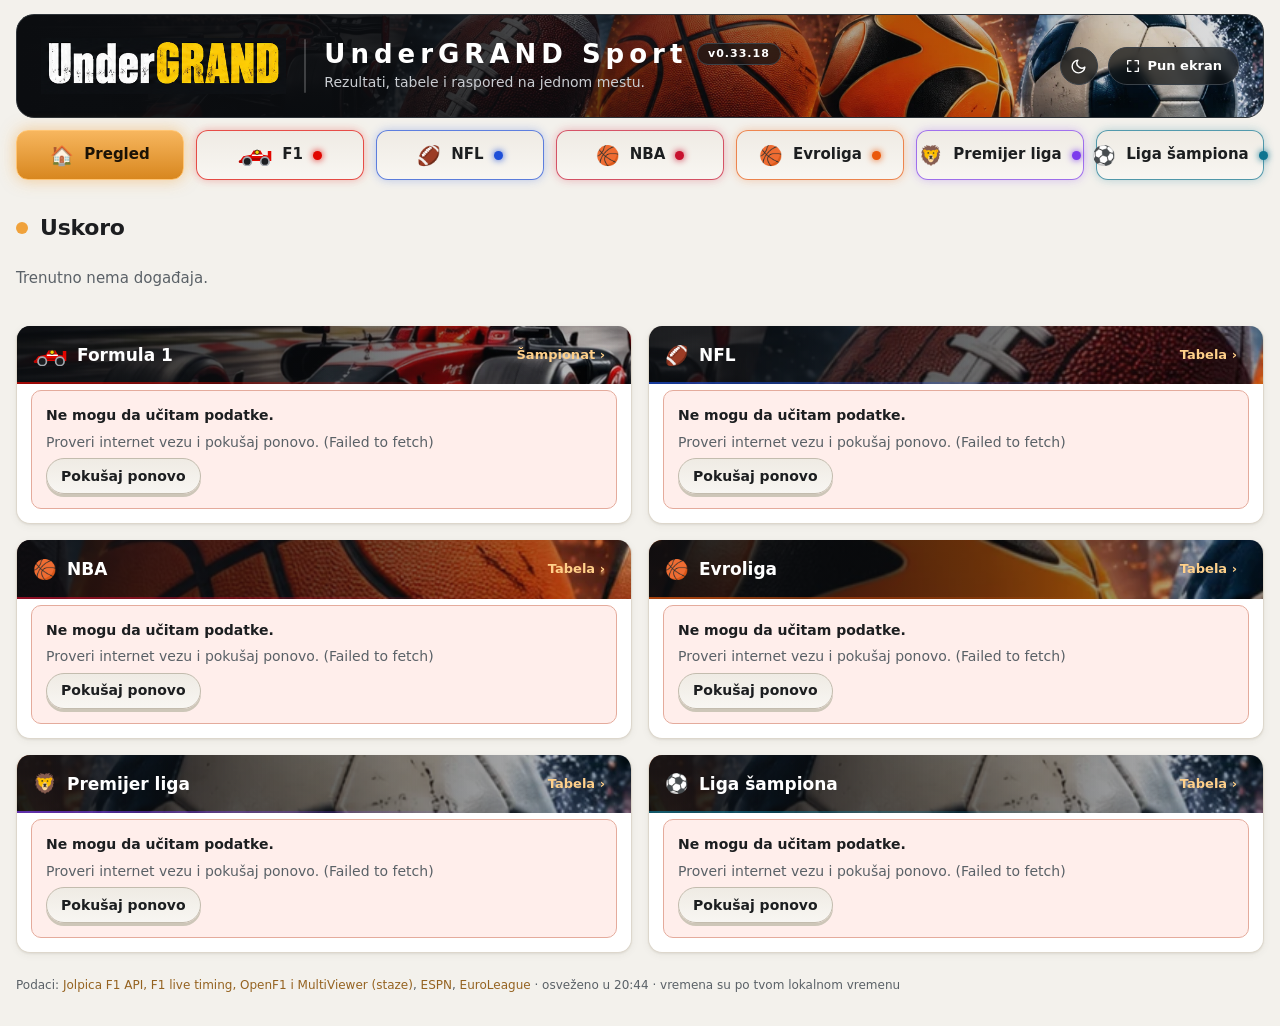
<file: sport/index.html>
<!doctype html>
<html lang="sr-Latn">
<head>
  <meta charset="utf-8">
  <meta name="viewport" content="width=device-width, initial-scale=1">
  <title>UnderGRAND Sport</title>
  <link rel="icon" href="assets/icon.png">
  <link rel="stylesheet" href="styles.css">
</head>
<body>
  <header class="ug-top ug-hero">
    <div class="ug-top-inner">
      <a class="ug-logo" href="#/" title="Pregled"><img src="assets/logo.png" alt="UnderGRAND"></a>
      <div class="ug-sep" aria-hidden="true"></div>
      <div class="ug-title">
        <div class="ug-title-row"><span class="ug-name">UnderGRAND Sport</span><button class="ug-ver" type="button" data-verzije title="Šta je novo"></button></div>
        <p class="ug-slogan">Rezultati, tabele i raspored na jednom mestu.</p>
      </div>
      <div class="ug-actions"><button class="ug-icon-btn" id="theme-btn" type="button"></button></div>
    </div>
  </header>
  <div class="topbar"><div class="topbar-in"><nav class="leagues" id="league-nav"></nav></div></div>
  <div class="subbar" id="subbar"></div>
  <main class="wrap" id="main"></main>
  <footer class="wrap site-foot" id="foot"></footer>

  <script src="core.js"></script>
  <script src="leagues/f1live.js"></script>
  <script src="leagues/f1mapa.js"></script>
  <script src="leagues/f1.js"></script>
  <script src="leagues/espn.js"></script>
  <script src="leagues/euroleague.js"></script>
  <script src="leagues/fudbal.js"></script>
  <script src="app.js"></script>
  <script src="verzije.js"></script>
  <script src="punekran.js"></script>
</body>
</html>
</file>
<file: igre/styles.css>
/* ───────────── teme (UnderGRAND paleta, ista u svim aplikacijama: narandžasti akcenat #F0A23B) ───────────── */
:root {
  --bg: #f3f1ec;
  --header: #ffffff;
  --surface: #ffffff;
  --surface-2: #f3f0ea;
  --text: #1c1e20;
  --muted: #5a6167;
  --border: #ddd7cc;
  --accent: #F0A23B;          /* pozadine (dugmad, oznake) */
  --accent-text: #9b5806;     /* tekst u boji akcenta (čitljiv na svetloj podlozi) */
  --accent-ink: #1b1206;      /* tekst NA akcentu */
  --note-bg: #fbf3e3;
  --note-border: #ecd3a3;
  --mark: #ffe0a6;
  --danger: #c0392b;
  --ok: #1a7a42;
  --shadow: 0 1px 2px rgba(60, 50, 30, 0.08), 0 2px 8px rgba(60, 50, 30, 0.05);
  --radius: 14px;
  --font: "Segoe UI", system-ui, -apple-system, Roboto, "Helvetica Neue", Arial, sans-serif;
  --font-head: "Segoe UI", system-ui, -apple-system, Roboto, "Helvetica Neue", Arial, sans-serif;
  color-scheme: light;
}

@media (prefers-color-scheme: dark) {
  :root:not([data-theme="light"]) {
    --bg: #101214;
    --header: #0b0d0f;
    --surface: #171a1d;
    --surface-2: #1e2226;
    --text: #f1efea;
    --muted: #9aa1a7;
    --border: #2e3439;
    --accent-text: #F0A23B;
    --note-bg: #2a2216;
    --note-border: #5a4320;
    --mark: #6b4a14;
    --danger: #f2646f;
    --ok: #46c579;
    --shadow: 0 1px 2px rgba(0, 0, 0, 0.35);
    color-scheme: dark;
  }
}

:root[data-theme="dark"] {
  --bg: #101214;
  --header: #0b0d0f;
  --surface: #171a1d;
  --surface-2: #1e2226;
  --text: #f1efea;
  --muted: #9aa1a7;
  --border: #2e3439;
  --accent-text: #F0A23B;
  --note-bg: #2a2216;
  --note-border: #5a4320;
  --mark: #6b4a14;
  --danger: #f2646f;
  --ok: #46c579;
  --shadow: 0 1px 2px rgba(0, 0, 0, 0.35);
  color-scheme: dark;
}
/* ───────────── osnova ───────────── */
* { box-sizing: border-box; }
html { -webkit-text-size-adjust: 100%; }
body {
  margin: 0;
  background: var(--bg);
  color: var(--text);
  font: 16px/1.55 var(--font);
}
a { color: inherit; }
h1, h2, h3 { font-family: var(--font-head); font-weight: 750; letter-spacing: -0.01em; line-height: 1.2; margin: 0 0 0.4em; }
h1 { font-size: clamp(1.8rem, 5vw, 2.6rem); }
h4 { margin: 1.3em 0 0.4em; font-size: 0.8rem; text-transform: uppercase; letter-spacing: 0.08em; color: var(--muted); }
p { margin: 0 0 0.8em; }
ul, ol { margin: 0 0 0.8em; padding-left: 1.3em; }
li { margin: 0.2em 0; }
mark { background: var(--mark); color: inherit; border-radius: 3px; padding: 0 1px; }
[hidden] { display: none !important; }

.wrap { max-width: 1280px; margin: 0 auto; padding: 0 20px; }
.muted { color: var(--muted); }
.small { font-size: 0.875rem; }
.eyebrow { font-size: 0.75rem; text-transform: uppercase; letter-spacing: 0.1em; color: var(--game-accent, var(--accent-text)); font-weight: 600; }
.kw { font-weight: 650; color: var(--game-accent, var(--accent-text)); }

/* ───────────── gornja traka ───────────── */
/* UnderGRAND zaglavlje: isto u svim aplikacijama (logo | NAZIV + verzija, slogan | tema) */
.ug-top { background: var(--header); border-bottom: 1px solid rgb(240 162 59 / 0.3); }
.ug-top-inner { display: flex; align-items: center; gap: 18px; padding-top: 10px; padding-bottom: 10px; }
.ug-logo { display: flex; flex: none; background: #0d1013; border-radius: 12px; padding: 6px 12px; }
:root[data-theme="dark"] .ug-logo { background: transparent; padding: 0; }
@media (prefers-color-scheme: dark) { :root:not([data-theme="light"]) .ug-logo { background: transparent; padding: 0; } }
.ug-logo img { height: 56px; display: block; }
.ug-sep { width: 2px; align-self: stretch; margin: 8px 0; background: var(--border); border-radius: 1px; }
.ug-title { flex: 1; min-width: 0; }
.ug-title-row { display: flex; align-items: center; gap: 10px; flex-wrap: wrap; }
.ug-name { margin: 0; font-family: var(--font); font-size: 26px; font-weight: 800; letter-spacing: 5px; line-height: 1.1; color: var(--text); }
.ug-slogan { margin: 3px 0 0; color: var(--muted); font-size: 14px; }
.ug-ver {
  color: var(--accent-text); background: var(--surface-2); border: 1px solid var(--border); border-radius: 999px;
  padding: 2px 10px; font: inherit; font-size: 11px; font-weight: 800; letter-spacing: 1px; cursor: pointer;
}
.ug-ver:hover { border-color: var(--accent); }
.ug-actions { display: flex; gap: 10px; flex: none; }
.ug-icon-btn {
  width: 38px; height: 38px; border-radius: 999px; border: 1px solid var(--border); background: var(--surface-2); color: var(--text);
  display: inline-grid; place-items: center; cursor: pointer;
}
.ug-icon-btn:hover { background: var(--accent); border-color: var(--accent); color: var(--accent-ink); }
.ug-icon-btn svg { width: 17px; height: 17px; }
/* Pun ekran (punekran.js) */
.fs-btn {
  height: 38px; padding: 0 16px; border-radius: 999px; border: 1px solid var(--border); background: var(--surface-2); color: var(--text);
  font: inherit; font-size: 13px; font-weight: 600; white-space: nowrap; display: inline-flex; align-items: center; gap: 7px; cursor: pointer;
}
.fs-btn:hover { background: var(--accent); border-color: var(--accent); color: var(--accent-ink); }
.fs-btn svg { width: 16px; height: 16px; flex: none; }
@media (max-width: 520px) { .fs-btn { width: 38px; padding: 0; justify-content: center; } .fs-txt { display: none; } }
@media print { .fs-btn { display: none; } }
@media (max-width: 760px) {
  .ug-top-inner { gap: 10px; flex-wrap: wrap; }
  .ug-sep { display: none; }
  .ug-logo img { height: 40px; }
  .ug-name { font-size: 18px; letter-spacing: 3px; }
  .ug-slogan { font-size: 12px; }
}

/* ───────────── verzija („Šta je novo“) ───────────── */
.ver-btn {
  background: none; border: 1px solid var(--border); color: var(--muted);
  border-radius: 999px; padding: 3px 10px; font: inherit; font-size: 0.8rem; cursor: pointer;
}
.ver-btn:hover { color: var(--text); background: var(--surface-2); }
.ver-dlg {
  width: min(560px, calc(100vw - 32px)); max-height: min(80vh, 720px); padding: 0;
  border: 1px solid var(--border); border-radius: var(--radius); background: var(--surface); color: var(--text); box-shadow: var(--shadow);
  overflow: hidden;
}
.ver-dlg[open] { display: flex; flex-direction: column; }
.ver-dlg::backdrop { background: rgb(0 0 0 / 0.5); }
.ver-top { padding: 18px 20px 0; border-bottom: 1px solid var(--border); }
/* klizač je samo uz spisak, tanak i odmaknut od zaobljenih uglova */
.ver-list {
  flex: 1; min-height: 0; overflow-y: auto; padding: 0 14px 4px 20px; margin: 0 6px 10px 0;
  scrollbar-width: thin; scrollbar-color: var(--border) transparent;
}
.ver-item:first-child { border-top: 0; }
.ver-h { display: flex; justify-content: space-between; align-items: center; gap: 12px; }
.ver-h h2 { margin: 0; font-size: 1.35rem; }
.ver-x { background: none; border: 0; color: var(--muted); font-size: 1.6rem; line-height: 1; cursor: pointer; }
.ver-x:hover { color: var(--text); }
.ver-cur { color: var(--muted); font-size: 0.9rem; margin: 4px 0 12px; }
.ver-item { border-top: 1px solid var(--border); padding: 10px 0 2px; }
.ver-item h3 { font-size: 1rem; margin: 0 0 4px; }
.ver-item h3 span { color: var(--muted); font-family: var(--font); font-weight: 400; font-size: 0.85rem; margin-left: 6px; }
.ver-item h3 .ver-tip { font-size: 0.7rem; font-weight: 700; padding: 1px 8px; border-radius: 999px; border: 1px solid var(--border); vertical-align: 2px; }
.ver-tip.t-x { background: var(--accent); border-color: var(--accent); color: var(--accent-ink); }
.ver-tip.t-y { color: var(--accent-text); border-color: var(--accent); }
.ver-item ul { margin: 0 0 8px; padding-left: 0; list-style: none; }
.ver-item li { font-size: 0.92rem; position: relative; padding-left: 1.4em; }
.ver-item li::before { position: absolute; left: 0; top: 0; width: 1em; text-align: center; font-weight: 700; }
.ver-item li.ver-novo::before { content: "+"; color: var(--accent-text); }
.ver-item li.ver-dorada::before { content: "−"; color: var(--muted); }

/* ───────────── početna ───────────── */
.hero { padding: 28px 0 22px; display: flex; align-items: flex-end; justify-content: space-between; gap: 16px 24px; flex-wrap: wrap; }
.hero h1 { font-size: 30px; margin: 0 0 10px; }
.stats { display: flex; flex-wrap: wrap; gap: 8px; }
.stat { font-size: 0.85rem; color: var(--muted); background: var(--surface); border: 1px solid var(--border); border-radius: 999px; padding: 4px 12px; }
.stat b { color: var(--text); }
.search-box { position: relative; display: block; width: min(380px, 100%); }
.search-box svg { position: absolute; left: 15px; top: 50%; width: 17px; height: 17px; transform: translateY(-50%); color: var(--muted); pointer-events: none; }
.search {
  width: 100%; max-width: 420px; padding: 11px 18px; margin-top: 8px;
  border: 1px solid var(--border); border-radius: 999px;
  background: var(--surface); color: var(--text); font: inherit;
}
.search-box .search { margin: 0; max-width: none; padding-left: 42px; }
.search:focus { outline: 2px solid var(--game-accent, var(--accent)); outline-offset: 1px; }
.search-sm { padding: 8px 12px; font-size: 0.9rem; margin: 0 0 12px; max-width: none; }

.grid { display: grid; grid-template-columns: repeat(auto-fill, minmax(260px, 1fr)); gap: 18px; }

/* Kartica: omot u boji igre (monogram + ikonica vrste, ili fotografija kutije), tekst, prečice na dnu. */
.game-card {
  position: relative; display: flex; flex-direction: column; min-width: 0;
  background: var(--surface); border: 1px solid var(--border); border-radius: 18px;
  box-shadow: var(--shadow); overflow: hidden; transition: transform 0.15s ease, border-color 0.15s ease, box-shadow 0.15s ease;
}
.game-card:hover { transform: translateY(-3px); border-color: var(--game-accent); box-shadow: 0 10px 28px rgb(0 0 0 / 0.18); }
.gc-link { position: absolute; inset: 0; z-index: 1; border-radius: inherit; }
.gc-link:focus-visible { outline: 2px solid var(--accent); outline-offset: 2px; }
.gc-cover {
  position: relative; aspect-ratio: 16 / 9; overflow: hidden;
  background:
    radial-gradient(120% 140% at 85% 0%, color-mix(in srgb, var(--game-accent) 55%, white 18%) 0%, transparent 60%),
    linear-gradient(135deg, var(--game-accent), color-mix(in srgb, var(--game-accent) 45%, black));
}
.gc-mono {
  position: absolute; left: 18px; bottom: 6px; font-size: 52px; font-weight: 900; letter-spacing: 2px; line-height: 1;
  color: rgb(255 255 255 / 0.92); text-shadow: 0 2px 12px rgb(0 0 0 / 0.25);
}
.gc-kind { position: absolute; right: 14px; top: 14px; width: 34px; height: 34px; border-radius: 999px; display: grid; place-items: center; background: rgb(0 0 0 / 0.22); color: #fff; }
.gc-kind svg { width: 18px; height: 18px; }
.gc-photo { position: absolute; inset: 0; width: 100%; height: 100%; object-fit: cover; }
.gc-body { padding: 14px 18px 4px; display: flex; flex-direction: column; flex: 1; }
.game-card h3 { font-size: 1.35rem; margin: 4px 0 4px; }
.gc-body > p { margin: 0 0 10px; }
.gc-body .chips { margin-top: auto; padding-top: 4px; }
.gc-actions { display: flex; align-items: center; gap: 6px; padding: 12px 18px 16px; }
.gc-btn {
  position: relative; z-index: 2; display: inline-flex; align-items: center; gap: 6px; padding: 5px 12px; border-radius: 999px;
  border: 1px solid var(--border); background: var(--surface-2); color: var(--text); font: inherit; font-size: 0.82rem; font-weight: 600;
  text-decoration: none; cursor: pointer;
}
.gc-btn:hover { background: var(--accent); border-color: var(--accent); color: var(--accent-ink); }
.gc-btn svg { width: 14px; height: 14px; }

.chips { display: flex; flex-wrap: wrap; gap: 6px; margin-top: 10px; }
.chip { font-size: 0.78rem; padding: 3px 10px; border-radius: 999px; background: var(--surface-2); color: var(--muted); }
.chip-accent { background: color-mix(in srgb, var(--game-accent, var(--accent)) 18%, transparent); color: var(--text); }
.chip-wish { background: transparent; border: 1px dashed var(--accent); color: var(--accent-text); font-weight: 600; }

/* lista želja na početnoj: prigušene kartice sa isprekidanim okvirom */
.lib-section { margin-top: 44px; }
.lib-title { font-size: 1.4rem; display: flex; align-items: center; gap: 8px; }
.lib-title .heart { color: var(--accent); }
.lib-section > p { margin: 0 0 14px; }
.game-card.wish { border-style: dashed; box-shadow: none; }
.game-card.wish .gc-cover { filter: saturate(0.45) brightness(0.85); }
.game-card.wish:hover .gc-cover { filter: none; }
.add-hint { margin: 40px 0 60px; padding: 20px; border: 1px dashed var(--border); border-radius: var(--radius); }
.add-hint h2 { font-size: 1.2rem; }
.add-hint p { margin: 0; color: var(--muted); }
.empty { color: var(--muted); font-style: italic; }

/* ───────────── stranica igre ───────────── */
.back { display: inline-block; margin: 20px 0 8px; text-decoration: none; color: var(--muted); font-size: 0.9rem; }
.back:hover { color: var(--text); }
.game-head { display: flex; justify-content: space-between; align-items: flex-start; gap: 20px; margin-bottom: 20px; }
.game-head > div:first-child { flex: 1; min-width: 0; }
/* Opis koristi celu širinu pored dugmeta Štampaj (do ~2 reda na širokom ekranu). */
.summary { max-width: 1000px; margin-top: 8px; }

.btn {
  font: inherit; font-weight: 600; cursor: pointer; border-radius: 999px; padding: 10px 20px;
  border: 1px solid var(--border); background: var(--surface); color: var(--text); white-space: nowrap;
}
/* Glavno dugme je u boji aplikacije (narandžasto), nezavisno od boje igre. */
.btn-primary { background: var(--accent); color: var(--accent-ink); border-color: transparent; font-weight: 700; }
.btn-primary:hover { filter: brightness(1.07); }

.print-menu { position: relative; flex-shrink: 0; }
.print-pop {
  position: absolute; right: 0; top: calc(100% + 6px); z-index: 20; width: 270px;
  background: var(--surface); border: 1px solid var(--border); border-radius: 12px; box-shadow: var(--shadow); padding: 6px;
}
.print-pop button {
  display: block; width: 100%; text-align: left; font: inherit; color: var(--text);
  background: none; border: 0; padding: 10px 12px; border-radius: 8px; cursor: pointer;
}
.print-pop button:hover { background: var(--surface-2); }
.print-pop button span { display: block; font-size: 0.8rem; color: var(--muted); }
.print-tip { font-size: 0.78rem; color: var(--muted); margin: 6px 12px 6px; }

/* Tabovi kao prekidač: izabrani je narandžasta pilula (kao u ostalim UnderGRAND aplikacijama). */
.tabs {
  display: flex; gap: 4px; margin-bottom: 24px; overflow-x: auto; scrollbar-width: none; width: fit-content; max-width: 100%;
  background: var(--surface); border: 1px solid var(--border); border-radius: 999px; padding: 4px; box-shadow: var(--shadow);
}
.tab {
  text-decoration: none; padding: 8px 16px; color: var(--muted); white-space: nowrap; border-radius: 999px; font-weight: 600;
  transition: background 0.15s, color 0.15s;
}
.tab:hover { color: var(--text); background: var(--surface-2); }
.tab.active { background: var(--accent); color: var(--accent-ink); font-weight: 700; }
.tab.active .count { background: rgb(0 0 0 / 0.15); }
.count { font-size: 0.72rem; background: var(--surface-2); border-radius: 999px; padding: 1px 7px; margin-left: 4px; }
.tab-panel { padding-bottom: 60px; }

/* brzi podsetnik */
.quick-grid { columns: 2 340px; column-gap: 16px; }
.qcard {
  break-inside: avoid; margin-bottom: 16px;
  background: var(--surface); border: 1px solid var(--border); border-radius: var(--radius);
  padding: 16px 18px; box-shadow: var(--shadow);
}
.qcard h3 { font-size: 1.1rem; border-bottom: 2px solid var(--game-accent, var(--accent)); padding-bottom: 6px; margin-bottom: 10px; }
.qcard > :last-child { margin-bottom: 0; }

.note, .example {
  background: var(--note-bg); border: 1px solid var(--note-border); border-radius: 10px;
  padding: 10px 14px; margin: 10px 0; font-size: 0.93rem;
}
.example { background: var(--surface-2); border-color: var(--border); }

table { width: 100%; border-collapse: collapse; margin: 0 0 1em; font-size: 0.95rem; }
th, td { text-align: left; vertical-align: top; padding: 7px 10px; border-bottom: 1px solid var(--border); }
th { font-size: 0.78rem; text-transform: uppercase; letter-spacing: 0.06em; color: var(--muted); font-weight: 600; }
.kwtable td { padding: 4px 6px; font-size: 0.9rem; }
.kwtable td:first-child { white-space: nowrap; width: 1%; }

/* puna pravila */
.rules-layout { display: grid; grid-template-columns: 250px 1fr; gap: 32px; align-items: start; }
.toc { position: sticky; top: 16px; max-height: calc(100vh - 32px); overflow: auto; }
.toc ol { list-style: none; padding: 0; margin: 0; counter-reset: toc; }
.toc li { counter-increment: toc; margin: 0; }
.toc a {
  display: block; padding: 6px 10px; text-decoration: none; color: var(--muted);
  border-radius: 8px; font-size: 0.92rem;
}
.toc a::before { content: counter(toc) ". "; opacity: 0.6; }
.toc a:hover { background: var(--surface-2); color: var(--text); }

.chapter {
  background: var(--surface); border: 1px solid var(--border); border-radius: var(--radius);
  padding: 22px 24px; margin-bottom: 18px; scroll-margin-top: 16px; box-shadow: var(--shadow);
}
.chapter h2 { font-size: 1.45rem; display: flex; align-items: baseline; gap: 10px; }
.chapter h2 .num {
  font-family: var(--font); font-size: 0.8rem; font-weight: 700; color: #fff;
  background: var(--game-accent, var(--accent)); border-radius: 6px; padding: 2px 7px; transform: translateY(-3px);
}
.chapter > :last-child { margin-bottom: 0; }

.sources { margin-top: 28px; font-size: 0.9rem; }
.sources h4 { margin-top: 0; }

/* ključne reči */
.gloss-group { margin: 24px 0; }
.group-title { font-size: 1.1rem; color: var(--muted); font-family: var(--font); font-weight: 600; text-transform: uppercase; letter-spacing: 0.08em; }
.glossary { display: grid; grid-template-columns: repeat(auto-fill, minmax(300px, 1fr)); gap: 12px; margin: 0; }
.gloss-item { background: var(--surface); border: 1px solid var(--border); border-radius: 12px; padding: 12px 16px; }
.gloss-item dt { font-weight: 700; color: var(--game-accent, var(--accent-text)); margin-bottom: 4px; }
.gloss-item dd { margin: 0; font-size: 0.93rem; }

/* česta pitanja */
.faq { margin: 0; }
.faq dt { font-weight: 650; margin-top: 12px; }
.faq dt::before { content: "P: "; color: var(--game-accent, var(--accent-text)); }
.faq dd { margin: 4px 0 0; color: var(--text); }
.faq dd::before { content: "O: "; color: var(--muted); font-weight: 650; }

/* opis vrsta karata */
.types { display: grid; grid-template-columns: repeat(auto-fill, minmax(260px, 1fr)); gap: 12px; margin: 8px 0 12px; }
.type-card { border: 1px solid var(--border); border-left: 3px solid var(--game-accent, var(--accent)); border-radius: 10px; padding: 12px 14px; background: var(--surface); }
.type-card h5 { margin: 0 0 8px; font-size: 1rem; font-family: var(--font-head); }
.type-card dl { margin: 0; display: grid; grid-template-columns: auto 1fr; gap: 4px 10px; font-size: 0.9rem; }
.type-card dt { color: var(--muted); font-size: 0.75rem; text-transform: uppercase; letter-spacing: 0.06em; padding-top: 2px; }
.type-card dd { margin: 0; }

/* šeme (inline SVG iz games/figures.js) */
.fig { margin: 18px 0; }
.fig svg { display: block; width: 100%; max-width: 560px; height: auto; margin: 0 auto; font-family: var(--font); font-size: 14px; overflow: visible; }
.fig figcaption { text-align: center; font-size: 0.85rem; color: var(--muted); margin-top: 8px; }
.fig text { fill: var(--text); }
.fig .f-title { font-weight: 700; }
.fig .f-small { font-size: 12.5px; }
.fig .f-mid { font-size: 17px; }
.fig .f-muted { fill: var(--muted); font-size: 12px; }
.fig .f-label { fill: var(--muted); font-size: 11px; font-weight: 700; letter-spacing: 0.12em; }
.fig .f-kw { fill: var(--game-accent, var(--accent-text)); font-weight: 700; }
.fig .f-big { font-family: var(--font-head); font-size: 32px; font-weight: 700; }
.fig .f-danger { fill: var(--danger); font-size: 12px; font-weight: 700; }
.fig .f-ok { fill: var(--ok); font-size: 12px; font-weight: 700; }
.fig .f-box { fill: var(--surface-2); stroke: var(--border); stroke-width: 1.5; }
.fig .f-acc { fill: color-mix(in srgb, var(--game-accent, var(--accent)) 16%, var(--surface)); stroke: var(--game-accent, var(--accent)); stroke-width: 1.5; }
.fig .f-card { fill: var(--surface); stroke: var(--muted); stroke-width: 1.5; }
.fig .f-back { fill: var(--surface-2); }
.fig .f-dead { stroke: var(--danger); stroke-dasharray: 5 4; }
.fig .f-dim { opacity: 0.55; }
.fig .f-line { stroke: var(--muted); stroke-width: 1.8; fill: none; }
.fig .f-line.dashed { stroke-dasharray: 6 5; }
.fig .f-acc-line { stroke: var(--game-accent, var(--accent)); }
.fig .f-head { fill: var(--muted); }
.fig .f-acc-head { fill: var(--game-accent, var(--accent)); }
.fig .f-tiny { font-size: 11px; }
.fig .f-cost { fill: var(--surface); stroke: var(--text); stroke-width: 1.5; }
.fig .f-might { fill: var(--surface-2); stroke: var(--text); stroke-width: 1.5; }
.fig .f-illus { fill: color-mix(in srgb, var(--game-accent, var(--accent)) 9%, var(--surface-2)); }
.fig .f-acc-stroke { stroke: var(--game-accent, var(--accent)); }
.fig .f-textline { stroke: var(--muted); stroke-opacity: 0.45; stroke-width: 3; stroke-linecap: round; }
.fig .f-flavor { stroke-dasharray: 2 5; }
.fig .f-leader { stroke: var(--muted); stroke-width: 1; }
.fig .f-dot { fill: var(--muted); }
.fig .f-dark-side { fill: #8e2b2b; stroke: #5e1717; stroke-width: 1.5; }
.fig .f-light-side { fill: #3f7bd6; stroke: #25569f; stroke-width: 1.5; }
.fig .f-marker { fill: #fff; stroke: var(--text); stroke-width: 2; }
.fig .f-marker-ring { fill: none; stroke: var(--text); stroke-width: 2.5; stroke-dasharray: 4 3; }
.fig .f-val-atk { fill: #b8483e; }
.fig .f-val-res { fill: #c99a2e; }
.fig .f-val-force { fill: #3f7bd6; }
.fig .f-on-dark { fill: #fff; }
.fig .f-pitch-dot { fill: #e9c46a; stroke: #8a6a1e; stroke-width: 1.5; }
.fig .f-strip-red { fill: #c0392b; }
.fig .f-strip-yellow { fill: #e0b326; }
.fig .f-strip-blue { fill: #2f6fca; }
.fig .f-def { fill: #6b7280; }
.fig .f-disrupt { fill: #f4f1e8; stroke: #8a8577; stroke-width: 1.5; }
.fig .f-disrupt + text { fill: #1d1c1a; }
.fig .f-worm { fill: #e889a5; stroke: #9c3b58; stroke-width: 2; }
.fig .f-divider { stroke: var(--border); stroke-width: 1.5; stroke-dasharray: 4 5; }

/* naslovna fotografija igre (opciono, images/<id>.jpg) */
.game-card-cover { display: block; width: 100%; aspect-ratio: 16 / 9; object-fit: cover; }
/* slika na vrhu stranice igre: cela slika (contain), a prazan prostor sa strane popunjava ista slika, zamućena */
.game-cover { position: relative; height: clamp(180px, 32vw, 300px); overflow: hidden; border-radius: var(--radius); margin: 4px 0 20px; background: #000; }
.game-cover::before { content: ""; position: absolute; inset: -30px; background: var(--cover) center / cover no-repeat; filter: blur(22px) brightness(0.55); }
.game-cover img { position: relative; display: block; width: 100%; height: 100%; object-fit: contain; }

/* dodaci */
.empty-state { text-align: center; padding: 48px 16px; border: 1px dashed var(--border); border-radius: var(--radius); }
.empty-state p { max-width: 50ch; margin: 0 auto; }
.expansion { margin-bottom: 36px; }
.expansion > header { margin-bottom: 16px; }
.exp-nav { display: flex; flex-wrap: wrap; gap: 6px; margin-top: 12px; }
.exp-nav a {
  text-decoration: none; font-size: 0.85rem; padding: 5px 12px; border-radius: 999px;
  border: 1px solid var(--border); background: var(--surface); color: var(--muted);
}
.exp-nav a:hover { color: var(--text); border-color: var(--game-accent, var(--accent)); }
.decklists { display: grid; grid-template-columns: repeat(auto-fit, minmax(260px, 1fr)); gap: 20px; }
.decklists h4 { margin-top: 0.4em; }
.decktable td { padding: 3px 8px; font-size: 0.9rem; }
.decktable td.num { width: 1%; white-space: nowrap; text-align: right; color: var(--muted); font-variant-numeric: tabular-nums; }

/* ───────────── telefon ───────────── */
@media (max-width: 760px) {
  .game-head { flex-direction: column; }
  .print-menu { width: 100%; }
  .print-menu .btn { width: 100%; }
  .print-pop { left: 0; right: auto; width: 100%; }
  .rules-layout { grid-template-columns: 1fr; gap: 12px; }
  .toc { position: static; max-height: none; }
  .toc ol { display: none; }
  .chapter { padding: 18px 16px; }
  .glossary { grid-template-columns: 1fr; }
  table { font-size: 0.88rem; }
  th, td { padding: 6px; }
}

/* ───────────── štampa / PDF ───────────── */
#print-root { display: none; }

@page { size: A4; margin: 11mm 12mm; }

@media print {
  /* :not(#_) podiže specifičnost iznad pravila za tamnu temu — štampa je uvek svetla */
  :root:not(#_) {
    --bg: #fff; --surface: #fff; --surface-2: #f2f0ea; --text: #111; --muted: #555;
    --border: #cfcac0; --note-bg: #faf5e6; --note-border: #d9c690; --accent: #a8600a; --accent-text: #a8600a; --accent-ink: #fff;
    --danger: #b3261e; --ok: #2e7d32;
    color-scheme: light;
  }
  body.printing #app { display: none; }
  body.printing #print-root { display: block; }
  .ver-dlg, .ver-dlg[open] { display: none; }
  body { background: #fff; font-size: 10pt; line-height: 1.4; }
  a { text-decoration: none; }
}

#print-root { --game-accent: #a8600a; color: #111; }
#print-root .p-head {
  display: flex; justify-content: space-between; align-items: flex-end;
  border-bottom: 2.5px solid var(--game-accent); padding-bottom: 5px; margin-bottom: 10px;
}
#print-root .p-head h1 { font-size: 20pt; margin: 0; }
#print-root .p-sub { font-size: 8.5pt; color: #555; }
#print-root .p-label { text-align: right; font-weight: 700; font-size: 10pt; text-transform: uppercase; letter-spacing: 0.08em; }
#print-root .p-label span { font-weight: 400; font-size: 7.5pt; text-transform: none; letter-spacing: 0; color: #555; }

/* podsetnik: sve na 1 stranu */
#print-root .p-quick { font-size: 8.3pt; line-height: 1.32; }
#print-root .p-quick-grid { columns: 2; column-gap: 5mm; }
#print-root .p-quick .qcard {
  box-shadow: none; border: 1px solid #cfcac0; border-radius: 6px; padding: 2.2mm 3mm; margin-bottom: 2.6mm; break-inside: avoid;
}
#print-root .p-quick .qcard h3 { font-size: 9.5pt; padding-bottom: 1mm; margin-bottom: 1.4mm; border-bottom-width: 1.5px; }
#print-root .p-quick ul, #print-root .p-quick ol { padding-left: 1.2em; margin-bottom: 0.3em; }
#print-root .p-quick li { margin: 0.05em 0; }
#print-root .p-quick p { margin-bottom: 0.35em; }
#print-root .p-quick .note { font-size: 8pt; padding: 1.4mm 2mm; margin: 1mm 0 0; border-radius: 4px; }
#print-root .p-quick .kwtable td { font-size: 8pt; padding: 0.4mm 1.2mm; }

/* puna pravila */
#print-root .p-full { break-before: page; font-size: 9.6pt; line-height: 1.42; }
#print-root .p-full:first-child { break-before: auto; }
#print-root .p-toc { margin-bottom: 6mm; }
#print-root .p-toc h3 { font-size: 11pt; }
#print-root .p-toc ol { columns: 2; font-size: 9pt; }
#print-root .chapter { box-shadow: none; border: 0; border-top: 1px solid #cfcac0; border-radius: 0; padding: 4mm 0 0; margin: 0 0 4mm; }
#print-root .chapter h2 { font-size: 13pt; break-after: avoid; }
#print-root h4 { break-after: avoid; margin-top: 0.9em; }
#print-root table, #print-root .note, #print-root .example, #print-root li { break-inside: avoid; }
#print-root th, #print-root td { padding: 1.2mm 2mm; font-size: 9pt; }
#print-root .glossary { display: block; columns: 2; column-gap: 6mm; }
#print-root .gloss-item { break-inside: avoid; border: 0; border-bottom: 1px solid #e3dfd6; border-radius: 0; padding: 1.5mm 0; }
#print-root .gloss-item dd { font-size: 8.8pt; }
#print-root .sources a::after { content: " - " attr(href); font-size: 7.5pt; color: #555; }
#print-root .p-foot { margin-top: 4mm; font-size: 7pt; color: #777; text-align: center; }
#print-root .p-quick + .p-foot { margin-top: 0; }
#print-root .expansion > header .chips, #print-root .exp-nav { display: none; }
#print-root .expansion .quick-grid { columns: 2; column-gap: 5mm; font-size: 9pt; }
#print-root .expansion .qcard { box-shadow: none; padding: 2.5mm 3mm; margin-bottom: 3mm; }
#print-root .decklists { grid-template-columns: 1fr 1fr; gap: 6mm; }
#print-root .decktable td { padding: 0.3mm 1.5mm; font-size: 8.5pt; }
#print-root .types { grid-template-columns: 1fr 1fr; gap: 3mm; }
#print-root .type-card { break-inside: avoid; padding: 2mm 3mm; }
#print-root .type-card dl { font-size: 8.8pt; }
#print-root .fig { break-inside: avoid; margin: 3mm 0; }
#print-root .fig svg { max-width: 120mm; }
#print-root .fig figcaption { font-size: 8pt; margin-top: 1.5mm; }

/* ───────────── Dugmad u UnderGRAND stilu (kao u Statistici): blagi preliv, „dubina“ ispod, spuste se na klik; glavna su narandžasta ───────────── */
:root { --b-top: #efebe4; --b-bot: #f8f6f2; --b-hover: #e6e0d5; --b-line: #c3bcae; --b-shadow: #cdc6b8; }
@media (prefers-color-scheme: dark) { :root:not([data-theme="light"]) { --b-top: #262b30; --b-bot: #1e2226; --b-hover: #30363c; --b-line: #444b52; --b-shadow: #07090a; } }
:root[data-theme="dark"] { --b-top: #262b30; --b-bot: #1e2226; --b-hover: #30363c; --b-line: #444b52; --b-shadow: #07090a; }
.btn, .gc-btn {
  border: 1px solid var(--b-line); background: linear-gradient(var(--b-top), var(--b-bot)); color: var(--text);
  border-radius: 999px; box-shadow: 0 3px 0 var(--b-shadow); font-weight: 600;
  transition: transform .06s, box-shadow .06s, background .15s;
}
.btn:hover, .gc-btn:hover { background: linear-gradient(var(--b-hover), var(--b-top)); border-color: var(--b-line); color: var(--text); filter: none; }
.btn:active, .gc-btn:active { transform: translateY(2px); box-shadow: 0 1px 0 var(--b-shadow); }
.btn-primary { border-color: #f7b65e; background: linear-gradient(#f7b65e, #d8871f); color: #1b1206; font-weight: 700; }
.btn-primary:hover { background: linear-gradient(#ffc574, #F0A23B); border-color: #ffc574; color: #1b1206; filter: none; }
.gc-btn { box-shadow: 0 2px 0 var(--b-shadow); }
.gc-btn:active { box-shadow: 0 1px 0 var(--b-shadow); }
/* „Kupio sam novu igru“: poziv na dnu početne, prozor za upis i kartice koje čekaju pravila */
.add-hint { display: flex; align-items: center; justify-content: space-between; gap: 16px 24px; flex-wrap: wrap; }
.add-hint h2 { margin: 0 0 4px; }
.new-dlg { width: min(520px, calc(100vw - 32px)); }
.new-form { display: flex; flex-direction: column; gap: 14px; padding: 18px 20px 20px; }
.new-form .ver-h { margin-bottom: 2px; }
.new-form label { display: flex; flex-direction: column; gap: 5px; font-size: 0.85rem; font-weight: 600; color: var(--muted); }
.new-form input, .new-form select {
  font: inherit; font-size: 0.95rem; color: var(--text); background: var(--surface-2);
  border: 1px solid var(--border); border-radius: 10px; padding: 8px 11px;
}
.new-form select option { background: var(--surface); color: var(--text); }
.new-form input[type=file] { padding: 6px 8px; }
.new-form input:focus, .new-form select:focus { outline: 2px solid var(--accent); outline-offset: 1px; }
.new-form p { margin: 0; }
.new-msg:empty { display: none; }
.new-msg { font-size: 0.85rem; color: var(--muted); }
.new-msg.err { color: #d9534f; font-weight: 600; }
.new-actions { display: flex; justify-content: flex-end; gap: 10px; }
.game-card.pending { border-style: dashed; }
.game-card.pending:hover { transform: none; }
</file>
<file: kolega/assets/fonts/fonts.css>
/* Fontovi igre, lokalno (bez Google servera; radi i bez interneta). Licence: LICENCE.txt u ovom folderu. */
@font-face {
  font-family: 'Pixelify Sans';
  font-style: normal;
  font-weight: 400 700;
  font-display: swap;
  src: url('pixelify-sans-latin-ext.woff2') format('woff2');
  unicode-range: U+0100-02BA, U+02BD-02C5, U+02C7-02CC, U+02CE-02D7, U+02DD-02FF, U+0304, U+0308, U+0329, U+1D00-1DBF, U+1E00-1E9F, U+1EF2-1EFF, U+2020, U+20A0-20AB, U+20AD-20C4, U+2113, U+2C60-2C7F, U+A720-A7FF;
}
@font-face {
  font-family: 'Pixelify Sans';
  font-style: normal;
  font-weight: 400 700;
  font-display: swap;
  src: url('pixelify-sans-latin.woff2') format('woff2');
  unicode-range: U+0000-00FF, U+0131, U+0152-0153, U+02BB-02BC, U+02C6, U+02DA, U+02DC, U+0304, U+0308, U+0329, U+2000-206F, U+20AC, U+2122, U+2191, U+2193, U+2212, U+2215, U+FEFF, U+FFFD;
}
@font-face {
  font-family: 'IBM Plex Mono';
  font-style: normal;
  font-weight: 400;
  font-display: swap;
  src: url('ibm-plex-mono-400-latin-ext.woff2') format('woff2');
  unicode-range: U+0100-02BA, U+02BD-02C5, U+02C7-02CC, U+02CE-02D7, U+02DD-02FF, U+0304, U+0308, U+0329, U+1D00-1DBF, U+1E00-1E9F, U+1EF2-1EFF, U+2020, U+20A0-20AB, U+20AD-20C4, U+2113, U+2C60-2C7F, U+A720-A7FF;
}
@font-face {
  font-family: 'IBM Plex Mono';
  font-style: normal;
  font-weight: 400;
  font-display: swap;
  src: url('ibm-plex-mono-400-latin.woff2') format('woff2');
  unicode-range: U+0000-00FF, U+0131, U+0152-0153, U+02BB-02BC, U+02C6, U+02DA, U+02DC, U+0304, U+0308, U+0329, U+2000-206F, U+20AC, U+2122, U+2191, U+2193, U+2212, U+2215, U+FEFF, U+FFFD;
}
@font-face {
  font-family: 'IBM Plex Mono';
  font-style: normal;
  font-weight: 600;
  font-display: swap;
  src: url('ibm-plex-mono-600-latin-ext.woff2') format('woff2');
  unicode-range: U+0100-02BA, U+02BD-02C5, U+02C7-02CC, U+02CE-02D7, U+02DD-02FF, U+0304, U+0308, U+0329, U+1D00-1DBF, U+1E00-1E9F, U+1EF2-1EFF, U+2020, U+20A0-20AB, U+20AD-20C4, U+2113, U+2C60-2C7F, U+A720-A7FF;
}
@font-face {
  font-family: 'IBM Plex Mono';
  font-style: normal;
  font-weight: 600;
  font-display: swap;
  src: url('ibm-plex-mono-600-latin.woff2') format('woff2');
  unicode-range: U+0000-00FF, U+0131, U+0152-0153, U+02BB-02BC, U+02C6, U+02DA, U+02DC, U+0304, U+0308, U+0329, U+2000-206F, U+20AC, U+2122, U+2191, U+2193, U+2212, U+2215, U+FEFF, U+FFFD;
}

/* Cifre za naslovni (piksel) font: Pixelify Sans crta „5“ skoro kao „8“ i „7“ kao „1“ (korisnik, 1. 11. 2026),
   pa se cifre uzimaju iz IBM Plex Mono 600. --f-pix i fontovi na platnu navode ovu porodicu PRVU; ona ima samo cifre. */
@font-face {
  font-family: 'UG Cifre';
  font-style: normal;
  font-weight: 400 700;
  font-display: swap;
  src: url('ibm-plex-mono-600-latin.woff2') format('woff2');
  unicode-range: U+0030-0039;
}
</file>
<file: kolega/css/style.css>
/* UnderGRAND E ne'š kolega!!! - tamna „kontrolna soba“ radija: igralište levo (4:3, CRT), desno skor, bonus, Postava i Rekordi.
   Paleta iz specifikacije (crvena/žuta umesto narandžaste porodice), samo tamno, kao Punkman. */
:root{
  color-scheme: dark;
  --bg:#0b0d10;
  --panel:#14171c;
  --line:#262b33;
  --fg:#f1efe8;
  --mute:#aab1bc;
  --red:#ff5a3c;
  --yellow:#ffc93c;
  --ink:#1b1206;
  --f-pix:'UG Cifre', 'Pixelify Sans', 'Courier New', monospace; /* cifre iz IBM Plex Mono (fonts.css) */
  --f-mono:'IBM Plex Mono', ui-monospace, Menlo, monospace;
}
*{box-sizing:border-box}
body{
  margin:0; background:var(--bg); color:var(--fg); font-family:var(--f-mono); font-size:14px;
  padding-left:max(16px, env(safe-area-inset-left, 0px));
  padding-right:max(16px, env(safe-area-inset-right, 0px));
  padding-block:14px 40px;
  overflow-x:hidden;
}
/* Igralište je 4:3: visina --bh = koliko dozvoli prozor ispod zaglavlja (--head-h meri fitHead() u game.js),
   širina --bw = 4/3 visine, a desno ostaje mesta za kolonu --side. */
:root{--side:300px; --gap:22px;
  --bh:clamp(300px, min(calc(100vh - var(--head-h, 112px)), calc((100vw - 52px - var(--side) - var(--gap)) * .75)), 780px);
  --bw:calc(var(--bh) * 4 / 3)}
.app{width:calc(var(--bw) + var(--gap) + var(--side)); max-width:100%; margin:0 auto; display:flex; flex-direction:column; gap:10px}
.cols{display:grid; grid-template-columns:var(--bw) var(--side); column-gap:var(--gap); row-gap:10px; align-items:start;
  grid-template-rows:auto auto auto 1fr; grid-template-areas:"stage side" "pad side" "keys side" "level side"}
.cols > .stage{grid-area:stage}
.cols > .pad{grid-area:pad}
.cols > .keys{grid-area:keys}
.cols > .level-panel{grid-area:level}
.cols > .side{grid-area:side; display:flex; flex-direction:column; gap:10px}
@media (max-width:860px){
  /* jedna kolona: igralište po širini, ali ne više od prozora ispod zaglavlja (važi i u okviru na tuđem sajtu) */
  :root{--bw:min(calc(100vw - 32px), max(300px, calc((100vh - var(--head-h, 240px)) * 4 / 3)))}
  .app{width:auto}
  .cols{grid-template-columns:minmax(0,1fr); grid-template-rows:none; grid-template-areas:"stage" "pad" "keys" "side" "level"}
  .cols > .stage{width:var(--bw); justify-self:center}
}

/* ---------- zaglavlje (UnderGRAND porodica) ---------- */
.top{display:flex; align-items:center; gap:12px; flex-wrap:wrap}
.ug-logo{height:40px; width:auto; flex:none; display:block}
.ug-logo-link{flex:none; display:block}
.ug-logo-link:focus-visible{outline:2px solid var(--yellow); outline-offset:3px}
.ug-title{display:flex; flex-direction:column; gap:4px; min-width:0}
.ug-title-row{display:flex; align-items:center; gap:10px; flex-wrap:wrap}
.ug-name{margin:0; font:700 clamp(22px,4.2vw,34px)/1 var(--f-pix); letter-spacing:.12em; color:var(--fg); white-space:nowrap}
.ug-name em{font-style:normal; color:var(--red); letter-spacing:.02em}
.ug-slogan{margin:0; font:700 14px/1.2 var(--f-pix); letter-spacing:.3em; color:var(--yellow)}
.ug-ver{font:600 11px/1 var(--f-mono); letter-spacing:.08em; color:var(--yellow); background:transparent; border:1.5px solid var(--line); border-radius:999px; padding:4px 8px; cursor:pointer}
.ug-ver:hover{border-color:var(--yellow)}
.ug-actions{margin-left:auto; display:flex; gap:8px; align-items:center; flex-wrap:wrap; justify-content:flex-end}
.btn,.fs-btn{font:600 12px/1 var(--f-mono); letter-spacing:.06em; text-transform:uppercase; color:var(--fg); background:transparent; border:1.5px solid var(--line); border-radius:999px; padding:8px 12px; cursor:pointer; white-space:nowrap}
.btn:hover,.fs-btn:hover{border-color:var(--yellow); color:var(--yellow)}
.btn:disabled{opacity:.4; cursor:default}
.btn:disabled:hover{border-color:var(--line); color:var(--fg)}
.fs-btn{display:inline-flex; align-items:center; gap:6px; padding:7px 12px}
.fs-btn svg{width:14px; height:14px; flex:none}
.btn:focus-visible,.fs-btn:focus-visible,.ug-ver:focus-visible,.go:focus-visible,.pad button:focus-visible{outline:2px solid var(--yellow); outline-offset:2px}
.song{font:600 12px/1.2 var(--f-mono); color:var(--mute); max-width:220px; white-space:nowrap; overflow:hidden; text-overflow:ellipsis}
.song b{color:var(--yellow); font-weight:600}

/* ---------- igralište ---------- */
.stage{position:relative; width:100%; touch-action:none; user-select:none; -webkit-user-select:none; background:var(--bg); border:2px solid var(--line); border-radius:6px; overflow:hidden}
#cv{display:block; width:100%; image-rendering:pixelated}
/* blagi CRT: scan-linije i tamnije ivice */
.stage::after{content:""; position:absolute; inset:0; pointer-events:none;
  background:repeating-linear-gradient(to bottom, rgba(0,0,0,0) 0 2px, rgba(0,0,0,.22) 2px 3px),
    radial-gradient(ellipse at center, rgba(0,0,0,0) 62%, rgba(0,0,0,.45) 100%)}
.ov[hidden]{display:none}
.ov{position:absolute; inset:0; z-index:2; display:flex; align-items:center; justify-content:center; padding:12px; background:rgba(11,13,16,.68); overflow:auto}
.card{background:var(--panel); border:2px solid var(--line); box-shadow:6px 6px 0 var(--red); max-width:420px; width:100%; padding:20px 18px 18px; display:flex; flex-direction:column; gap:10px}
.card .tag{font:700 13px/1 var(--f-pix); letter-spacing:.2em; text-transform:uppercase; color:var(--red)}
.card h2{margin:0; font:700 clamp(24px,4vw,34px)/1.05 var(--f-pix); color:var(--yellow); text-wrap:balance}
.card p{margin:0; font:14px/1.45 var(--f-mono)}
.card .small{font:12px/1.4 var(--f-mono); color:var(--mute); text-wrap:balance}
.card.center{align-items:center; text-align:center}
.card.center .go{align-self:center}
/* glavno dugme u UnderGRAND 3D stilu, u bojama igre */
.go{align-self:flex-start; font:700 18px/1 var(--f-pix); letter-spacing:.06em; text-transform:uppercase; color:var(--ink);
  background:linear-gradient(#ffd977, #e9a91f); border:1.5px solid #b77c0f; border-radius:999px; padding:11px 20px; cursor:pointer;
  box-shadow:0 3px 0 #7a4f06}
.go:hover{background:linear-gradient(#ffe39a, #f0b52f)}
.go:active{transform:translateY(2px); box-shadow:0 1px 0 #7a4f06}
.go:disabled{opacity:.4; cursor:default}
.go.alt{font-size:15px; color:var(--yellow); background:var(--bg); border-color:var(--line); box-shadow:0 3px 0 #000}
.go.alt:hover{border-color:var(--yellow); background:var(--bg)}

/* ---------- desna kolona ---------- */
/* skor: dve polovine gore (skor, rekord), dole životi na polovini i nivo/talas po četvrtinu; sve na sredini svog polja */
.hud{display:grid; grid-template-columns:repeat(4,minmax(0,1fr)); gap:12px 8px; background:var(--panel); border:1.5px solid var(--line); border-radius:6px; padding:12px 14px}
.hud > div{display:flex; flex-direction:column; align-items:center; gap:5px; min-width:0; text-align:center}
.hud > .wide{grid-column:span 2}
.lab{font-size:10px; letter-spacing:.14em; color:var(--mute); text-transform:uppercase}
.hud b{font:700 20px/1.1 var(--f-pix); font-variant-numeric:tabular-nums; white-space:nowrap; overflow:hidden; text-overflow:ellipsis}
#score{color:var(--yellow)}
#lives{display:flex; gap:4px; height:22px; align-items:center; justify-content:center}
#lives canvas{image-rendering:pixelated}
#lives .lives-more{font:700 15px/1 var(--f-pix); color:var(--yellow); margin-left:2px}
.pw-box{display:flex; align-items:center; gap:10px; background:var(--panel); border:1.5px solid var(--line); border-radius:6px; padding:8px 14px; min-height:46px}
#pw{display:flex; align-items:center; gap:8px; font:13px/1.3 var(--f-mono); color:var(--mute)}
#pw.on{color:var(--fg)}
#pw canvas{width:28px; height:28px; image-rendering:pixelated; flex:none}
#pw b{font:700 15px/1 var(--f-pix); color:var(--yellow)}
.panel{background:var(--panel); border:1.5px solid var(--line); border-radius:6px; padding:12px 14px; display:flex; flex-direction:column; gap:10px}
.panel h2{margin:0; font:700 20px/1 var(--f-pix); letter-spacing:.06em; text-transform:uppercase; display:flex; align-items:baseline; gap:10px}
.panel h2 small,.panel h3 small{font:12px/1 var(--f-mono); color:var(--mute); text-transform:none; letter-spacing:0}
.panel h3{margin:6px 0 0; font:700 16px/1 var(--f-pix); text-transform:uppercase; letter-spacing:.06em; display:flex; align-items:baseline; gap:10px; flex-wrap:wrap}
.cast{display:flex; flex-direction:column; gap:9px}
.cast .row{display:grid; grid-template-columns:40px minmax(0,1fr); gap:10px; align-items:center}
.cast canvas{width:40px; height:40px; background:var(--bg); border-radius:4px; image-rendering:pixelated}
.cast b{display:flex; justify-content:space-between; gap:8px; font:700 14px/1.15 var(--f-pix); letter-spacing:.03em}
.cast b i{font-style:normal; color:var(--yellow); white-space:nowrap}
.cast span{font:12px/1.35 var(--f-mono); color:var(--mute)}
.waves{margin:0; padding:0; list-style:none; display:flex; flex-direction:column}
.waves li{display:grid; grid-template-columns:54px minmax(0,1fr); gap:10px; align-items:baseline; padding:6px 0; border-top:1px dashed var(--line)}
.waves li:first-child{border-top:0}
.waves .n{font:700 14px/1 var(--f-pix); color:var(--mute); text-transform:uppercase}
.waves .t{font:13px/1.35 var(--f-mono); color:var(--mute)}
.waves .t b{font:700 14px/1 var(--f-pix); color:var(--fg)}
.waves li.now .n{color:var(--red)}
.waves li.done .n{color:var(--yellow)}

/* ---------- ispod igrališta ---------- */
.pad{display:none; grid-template-columns:1fr 1.4fr 1fr; gap:8px}
.pad button{font:700 22px/1 var(--f-pix); background:var(--panel); color:var(--fg); border:1.5px solid var(--line); border-radius:10px; padding:16px 0; touch-action:none}
.pad .fire{color:var(--red); letter-spacing:.1em}
.pad button.on{background:var(--yellow); color:var(--ink)}
@media (pointer:coarse){ .pad{display:grid} }
.keys{margin:0; color:var(--mute); font-size:12px; text-align:center}
.credit{margin-top:6px; text-align:center; font:12px/1.4 var(--f-mono); color:var(--mute)}
.credit a{color:var(--yellow); text-decoration:none}
.credit a:hover{text-decoration:underline}

/* ---------- rekordi i upis tri slova ---------- */
.rek{margin:0; padding:0; list-style:none; display:flex; flex-direction:column}
.rek li{display:grid; grid-template-columns:24px 52px minmax(0,1fr); grid-template-rows:auto auto; column-gap:8px; align-items:baseline; padding:6px 0; border-top:1px dashed var(--line)}
.rek li:first-child{border-top:0}
.rek .n{grid-row:1/3; font:700 15px/1 var(--f-pix); color:var(--mute)}
.rek li:first-child .n{color:var(--red)}
.rek .ini{font:600 19px/1.1 var(--f-mono); letter-spacing:.1em} /* tri slova NE Pixelify-em: njegovo G liči na Q */
.rek .pts{font:600 15px/1.1 var(--f-mono); font-variant-numeric:tabular-nums; text-align:right}
.rek .meta{grid-column:2/4; font:12px/1.3 var(--f-mono); color:var(--mute)}
.rek li.new{background:var(--yellow); color:var(--ink); margin:0 -8px; padding:6px 8px; border-radius:4px}
.rek li.new .n,.rek li.new .meta{color:var(--ink)}
.rek li.new + li{border-top-color:transparent}
.rek .empty{grid-column:1/-1; display:block; font:13px/1.4 var(--f-mono); color:var(--mute); padding:4px 0}
.rek-hint{margin:0; font:12px/1.35 var(--f-mono); color:var(--yellow)}
.priv p{margin:0; font:12px/1.4 var(--f-mono); color:var(--mute)}
.ini-in{width:5.2ch; font:600 34px/1 var(--f-mono); letter-spacing:.18em; text-transform:uppercase; text-align:center; padding:6px 0 4px .18em; background:var(--bg); color:var(--yellow); border:2px solid var(--line); border-radius:6px; user-select:text; -webkit-user-select:text}
.ini-in:focus{outline:2px solid var(--yellow); outline-offset:2px}
.ini-row{display:flex; align-items:center; gap:14px; flex-wrap:wrap}
.ini-row .go{align-self:auto}

/* ---------- „Šta je novo“ ---------- */
.ver-dlg{width:min(560px, calc(100vw - 32px)); max-height:min(80vh, 720px); padding:0; border:2px solid var(--line); border-radius:8px; background:var(--panel); color:var(--fg); box-shadow:6px 6px 0 var(--red); overflow:hidden}
.ver-dlg[open]{display:flex; flex-direction:column}
.ver-dlg::backdrop{background:rgba(11,13,16,.75)}
.ver-top{padding:18px 20px 0; border-bottom:1px dashed var(--line)}
.ver-list{flex:1; min-height:0; overflow-y:auto; padding:0 14px 4px 20px; margin:0 6px 10px 0}
.ver-h{display:flex; justify-content:space-between; align-items:center; gap:12px}
.ver-h h2{margin:0; font:700 24px/1 var(--f-pix); color:var(--yellow)}
.ver-x{background:none; border:0; color:var(--mute); font-size:28px; line-height:1; cursor:pointer}
.ver-x:hover{color:var(--red)}
.ver-cur{color:var(--mute); font-size:13px; margin:6px 0 12px}
.ver-item{border-top:1px dashed var(--line); padding:10px 0 2px}
.ver-item:first-child{border-top:0}
.ver-item h3{font:700 17px/1.2 var(--f-pix); margin:0 0 4px}
.ver-item h3 span{color:var(--mute); font:13px var(--f-mono); margin-left:6px}
.ver-item h3 .ver-tip{font:600 11px/1 var(--f-mono); padding:3px 8px; border:1.5px solid var(--line); border-radius:999px; vertical-align:2px}
.ver-tip.t-x{background:var(--red); border-color:var(--red); color:var(--ink)}
.ver-tip.t-y{background:var(--yellow); border-color:var(--yellow); color:var(--ink)}
.ver-item ul{margin:0 0 8px; padding-left:0; list-style:none}
.ver-item li{margin:3px 0; font:13px/1.45 var(--f-mono); position:relative; padding-left:1.4em}
.ver-item li::before{position:absolute; left:0; top:0; width:1em; text-align:center; font-weight:700}
.ver-item li.ver-novo::before{content:"+"; color:var(--yellow)}
.ver-item li.ver-dorada::before{content:"−"; color:var(--mute)}
</file>
<file: potera/css/stil.css>
/* UnderGRAND Potera do Horgoša - stranica oko igre: zaglavlje porodice, ekran 10:7 sa crnim okvirom.
   Igra ima svoj izgled (Amiga zalazak), zaglavlje i dugmad su u narandžastoj UnderGRAND paleti, samo tamno. */
@font-face{font-family:PS;src:url(../fonts/press-start-2p-latin-400-normal.woff2)}
@font-face{font-family:PS;src:url(../fonts/press-start-2p-latin-ext-400-normal.woff2);unicode-range:U+0100-024F}
@font-face{font-family:VT;src:url(../fonts/vt323-latin-400-normal.woff2)}
@font-face{font-family:VT;src:url(../fonts/vt323-latin-ext-400-normal.woff2);unicode-range:U+0100-024F}

:root{
  color-scheme:dark;
  --bg:#101214; --panel:#171a1d; --panel2:#1e2226; --line:#2e3439;
  --fg:#f1e6d0; --mute:#a9a296; --acc:#F0A23B; --ink:#1b1206;
}
*{box-sizing:border-box}
html,body{height:100%}
body{margin:0; background:var(--bg); color:var(--fg); font:15px/1.3 VT, ui-monospace, monospace}
.app{height:100vh; display:flex; flex-direction:column; gap:8px; padding:10px 16px 8px}

/* ---------- zaglavlje (UnderGRAND porodica) ---------- */
.top{display:flex; align-items:center; gap:12px; flex-wrap:wrap; flex:none}
.ug-logo{height:38px; width:auto; display:block}
.ug-logo-link{flex:none; display:block}
.ug-title{display:flex; flex-direction:column; gap:3px; min-width:0}
.ug-title-row{display:flex; align-items:center; gap:10px; flex-wrap:wrap}
.ug-name{margin:0; font:400 30px/1 VT, monospace; letter-spacing:.18em; color:var(--fg); white-space:nowrap}
.ug-slogan{margin:0; font:400 17px/1.1 VT, monospace; letter-spacing:.12em; color:var(--acc)}
.ug-ver{font:400 15px/1 VT, monospace; letter-spacing:.06em; color:var(--acc); background:transparent; border:1.5px solid var(--line); border-radius:999px; padding:3px 9px; cursor:pointer}
.ug-ver:hover{border-color:var(--acc)}
.ug-actions{margin-left:auto; display:flex; gap:8px; align-items:center; flex-wrap:wrap; justify-content:flex-end}
.btn,.fs-btn{font:400 17px/1 VT, monospace; letter-spacing:.06em; color:var(--fg); background:transparent; border:1.5px solid var(--line); border-radius:999px; padding:6px 12px; cursor:pointer; white-space:nowrap}
.btn:hover,.fs-btn:hover{border-color:var(--acc); color:var(--acc)}
.fs-btn{display:inline-flex; align-items:center; gap:6px}
.fs-btn svg{width:14px; height:14px; flex:none}
.btn:focus-visible,.fs-btn:focus-visible,.ug-ver:focus-visible{outline:2px solid var(--acc); outline-offset:2px}

/* ---------- ekran igre: 10:7, uvek ceo vidljiv, crni okvir okolo ---------- */
.stage{flex:1 1 auto; min-height:0; position:relative; background:#000; border-radius:6px}
.stage canvas{position:absolute; inset:0; width:100%; height:100%; object-fit:contain; display:block}
.keys{flex:none; margin:0; text-align:center; color:var(--mute); font-size:16px; letter-spacing:.04em}
.keys a{color:var(--acc)}
:fullscreen .app{padding:6px 10px}

/* ---------- prozor "Šta je novo" ---------- */
.ver-dlg{width:min(560px, calc(100vw - 32px)); max-height:min(80vh, 720px); padding:0; border:1.5px solid var(--line); border-radius:10px; background:var(--panel); color:var(--fg); overflow:hidden}
.ver-dlg[open]{display:flex; flex-direction:column}
.ver-dlg::backdrop{background:rgba(10,8,16,.75)}
.ver-top{padding:16px 20px 0; border-bottom:1px dashed var(--line)}
.ver-list{flex:1; min-height:0; overflow-y:auto; padding:0 14px 4px 20px; margin:0 6px 10px 0}
.ver-h{display:flex; justify-content:space-between; align-items:center; gap:12px}
.ver-h h2{margin:0; font:400 30px/1 VT, monospace; color:var(--acc); letter-spacing:.06em}
.ver-x{background:none; border:0; color:var(--mute); font-size:28px; line-height:1; cursor:pointer}
.ver-x:hover{color:var(--acc)}
.ver-cur{color:var(--mute); font-size:17px; margin:6px 0 12px}
.ver-item{border-top:1px dashed var(--line); padding:10px 0 2px}
.ver-item:first-child{border-top:0}
.ver-item h3{font:400 22px/1.2 VT, monospace; margin:0 0 4px}
.ver-item h3 span{color:var(--mute); font-size:16px; margin-left:6px}
.ver-item h3 .ver-tip{font-size:15px; padding:2px 8px; border:1.5px solid var(--line); border-radius:999px; vertical-align:2px}
.ver-tip.t-x{background:var(--acc); border-color:var(--acc); color:var(--ink)}
.ver-tip.t-y{background:#f7b65e; border-color:#f7b65e; color:var(--ink)}
.ver-item ul{margin:0 0 8px; padding-left:0; list-style:none}
.ver-item li{margin:3px 0; font-size:18px; line-height:1.3; position:relative; padding-left:1.4em}
.ver-item li::before{position:absolute; left:0; top:0; width:1em; text-align:center; font-weight:700}
.ver-item li.ver-novo::before{content:"+"; color:#f7b65e}
.ver-item li.ver-dorada::before{content:"−"; color:var(--mute)}
</file>
<file: primat/assets/fonts/fonts.css>
/* Fontovi igre, lokalno (bez Google servera; radi i bez interneta). Licence: LICENCE.txt u ovom folderu. */
@font-face {
  font-family: 'Pixelify Sans';
  font-style: normal;
  font-weight: 400 700;
  font-display: swap;
  src: url('pixelify-sans-latin-ext.woff2') format('woff2');
  unicode-range: U+0100-02BA, U+02BD-02C5, U+02C7-02CC, U+02CE-02D7, U+02DD-02FF, U+0304, U+0308, U+0329, U+1D00-1DBF, U+1E00-1E9F, U+1EF2-1EFF, U+2020, U+20A0-20AB, U+20AD-20C4, U+2113, U+2C60-2C7F, U+A720-A7FF;
}
@font-face {
  font-family: 'Pixelify Sans';
  font-style: normal;
  font-weight: 400 700;
  font-display: swap;
  src: url('pixelify-sans-latin.woff2') format('woff2');
  unicode-range: U+0000-00FF, U+0131, U+0152-0153, U+02BB-02BC, U+02C6, U+02DA, U+02DC, U+0304, U+0308, U+0329, U+2000-206F, U+20AC, U+2122, U+2191, U+2193, U+2212, U+2215, U+FEFF, U+FFFD;
}
@font-face {
  font-family: 'IBM Plex Mono';
  font-style: normal;
  font-weight: 400;
  font-display: swap;
  src: url('ibm-plex-mono-400-latin-ext.woff2') format('woff2');
  unicode-range: U+0100-02BA, U+02BD-02C5, U+02C7-02CC, U+02CE-02D7, U+02DD-02FF, U+0304, U+0308, U+0329, U+1D00-1DBF, U+1E00-1E9F, U+1EF2-1EFF, U+2020, U+20A0-20AB, U+20AD-20C4, U+2113, U+2C60-2C7F, U+A720-A7FF;
}
@font-face {
  font-family: 'IBM Plex Mono';
  font-style: normal;
  font-weight: 400;
  font-display: swap;
  src: url('ibm-plex-mono-400-latin.woff2') format('woff2');
  unicode-range: U+0000-00FF, U+0131, U+0152-0153, U+02BB-02BC, U+02C6, U+02DA, U+02DC, U+0304, U+0308, U+0329, U+2000-206F, U+20AC, U+2122, U+2191, U+2193, U+2212, U+2215, U+FEFF, U+FFFD;
}
@font-face {
  font-family: 'IBM Plex Mono';
  font-style: normal;
  font-weight: 600;
  font-display: swap;
  src: url('ibm-plex-mono-600-latin-ext.woff2') format('woff2');
  unicode-range: U+0100-02BA, U+02BD-02C5, U+02C7-02CC, U+02CE-02D7, U+02DD-02FF, U+0304, U+0308, U+0329, U+1D00-1DBF, U+1E00-1E9F, U+1EF2-1EFF, U+2020, U+20A0-20AB, U+20AD-20C4, U+2113, U+2C60-2C7F, U+A720-A7FF;
}
@font-face {
  font-family: 'IBM Plex Mono';
  font-style: normal;
  font-weight: 600;
  font-display: swap;
  src: url('ibm-plex-mono-600-latin.woff2') format('woff2');
  unicode-range: U+0000-00FF, U+0131, U+0152-0153, U+02BB-02BC, U+02C6, U+02DA, U+02DC, U+0304, U+0308, U+0329, U+2000-206F, U+20AC, U+2122, U+2191, U+2193, U+2212, U+2215, U+FEFF, U+FFFD;
}
</file>
<file: primat/styles.css>
/* UnderGRAND paleta (ista u svim aplikacijama). --brand = narandžasta aplikacije. */
:root {
  --bg: #f3f1ec;
  --header: #ffffff;
  --surface: #ffffff;
  --surface2: #f3f0ea;
  --text: #1c1e20;
  --muted: #5a6167;
  --line: #ddd7cc;
  --shadow: 0 1px 2px rgb(60 50 30 / .08), 0 2px 8px rgb(60 50 30 / .05);
  --radius: 14px;
  --brand: #F0A23B;
  --brand-text: #9b5806;
  --brand-ink: #1b1206;
  /* fontovi kao u igri „E ne'š kolega!!!“ (lokalno, assets/fonts): pikselski za naslove, Plex Mono za tekst */
  --f-pix: "Pixelify Sans", Consolas, "Courier New", monospace;
  --f-mono: "IBM Plex Mono", ui-monospace, Consolas, monospace;
  color-scheme: light;
}
@media (prefers-color-scheme: dark) {
  :root:not([data-theme="light"]) {
    --bg: #101214; --header: #0b0d0f; --surface: #171a1d; --surface2: #1e2226; --text: #f1efea; --muted: #9aa1a7; --line: #2e3439;
    --shadow: none; --brand-text: #F0A23B; color-scheme: dark;
  }
}
:root[data-theme="dark"] {
  --bg: #101214; --header: #0b0d0f; --surface: #171a1d; --surface2: #1e2226; --text: #f1efea; --muted: #9aa1a7; --line: #2e3439;
  --shadow: none; --brand-text: #F0A23B; color-scheme: dark;
}
* { box-sizing: border-box; }
html { -webkit-text-size-adjust: 100%; }
body {
  margin: 0; background: var(--bg); color: var(--text);
  font: 14px/1.5 var(--f-mono);
  font-variant-numeric: tabular-nums;
}
.muted { color: var(--muted); }

/* --- UnderGRAND zaglavlje (isto u svim aplikacijama) --- */
.ug-top { background: var(--header); border-bottom: 1px solid rgb(240 162 59 / .3); }
.ug-top-inner { max-width: 1680px; margin: 0 auto; padding: 10px 16px; display: flex; align-items: center; gap: 18px; }
.ug-logo { display: flex; flex: none; background: #0d1013; border-radius: 12px; padding: 6px 12px; }
.ug-logo:hover { text-decoration: none; }
:root[data-theme="dark"] .ug-logo { background: transparent; padding: 0; }
@media (prefers-color-scheme: dark) { :root:not([data-theme="light"]) .ug-logo { background: transparent; padding: 0; } }
.ug-logo img { height: 56px; display: block; }
.ug-sep { width: 2px; align-self: stretch; margin: 8px 0; background: var(--line); border-radius: 1px; }
.ug-title { flex: 1; min-width: 0; }
.ug-title-row { display: flex; align-items: center; gap: 10px; flex-wrap: wrap; }
.ug-name { font: 700 30px/1.05 var(--f-pix); letter-spacing: .12em; color: var(--text); }
.ug-slogan { margin: 3px 0 0; color: var(--muted); font-size: 14px; }
.ug-ver { color: var(--brand-text); background: var(--surface2); border: 1px solid var(--line); border-radius: 999px; padding: 2px 10px; font: inherit; font-size: 11px; font-weight: 800; letter-spacing: 1px; cursor: pointer; }
.ug-ver:hover { border-color: var(--brand); }
.ug-actions { display: flex; gap: 10px; flex: none; }
.ug-icon-btn { width: 38px; height: 38px; border-radius: 999px; border: 1px solid var(--line); background: var(--surface2); color: var(--text); display: inline-grid; place-items: center; cursor: pointer; }
.ug-icon-btn:hover { background: var(--brand); border-color: var(--brand); color: var(--brand-ink); }
.ug-icon-btn svg { width: 17px; height: 17px; }
/* Pun ekran (punekran.js) */
.fs-btn { height: 38px; padding: 0 16px; border-radius: 999px; border: 1px solid var(--line); background: var(--surface2); color: var(--text); font: inherit; font-size: 13px; font-weight: 600; white-space: nowrap; display: inline-flex; align-items: center; gap: 7px; cursor: pointer; }
.fs-btn:hover { background: var(--brand); border-color: var(--brand); color: var(--brand-ink); }
.fs-btn svg { width: 16px; height: 16px; flex: none; }

/* --- verzija („Šta je novo“) --- */
.ver-dlg { width: min(560px, calc(100vw - 32px)); max-height: min(80vh, 720px); padding: 0; border: 1px solid var(--line); border-radius: var(--radius); background: var(--surface); color: var(--text); overflow: hidden; }
.ver-dlg[open] { display: flex; flex-direction: column; }
.ver-dlg::backdrop { background: rgb(0 0 0 / .5); }
.ver-top { padding: 18px 20px 0; border-bottom: 1px solid var(--line); }
.ver-list { flex: 1; min-height: 0; overflow-y: auto; padding: 0 14px 4px 20px; margin: 0 6px 10px 0; scrollbar-width: thin; scrollbar-color: var(--line) transparent; }
.ver-item:first-child { border-top: 0; }
.ver-h { display: flex; justify-content: space-between; align-items: center; gap: 12px; }
.ver-h h2 { margin: 0; font: 700 22px/1.1 var(--f-pix); letter-spacing: .04em; }
.ver-x { background: none; border: 0; color: var(--muted); font-size: 26px; line-height: 1; cursor: pointer; }
.ver-x:hover { color: var(--text); }
.ver-cur { color: var(--muted); font-size: 13px; margin: 4px 0 12px; }
.ver-item { border-top: 1px solid var(--line); padding: 10px 0 2px; }
.ver-item h3 { font: 700 16px/1.3 var(--f-pix); margin: 0 0 4px; }
.ver-item h3 span { color: var(--muted); font-weight: 400; font-size: 13px; margin-left: 6px; }
.ver-item h3 .ver-tip { font-size: 11px; font-weight: 700; padding: 1px 8px; border-radius: 999px; border: 1px solid var(--line); vertical-align: 2px; }
.ver-tip.t-x { background: var(--brand); border-color: var(--brand); color: var(--brand-ink); }
.ver-tip.t-y { color: var(--brand-text); border-color: var(--brand); }
.ver-item ul { margin: 0 0 8px; padding-left: 0; list-style: none; }
.ver-item li { margin: 2px 0; font-size: 14px; position: relative; padding-left: 1.4em; }
.ver-item li::before { position: absolute; left: 0; top: 0; width: 1em; text-align: center; font-weight: 700; }
.ver-item li.ver-novo::before { content: "+"; color: var(--brand-text); }
.ver-item li.ver-dorada::before { content: "−"; color: var(--muted); }

/* --- igra: platno levo, kartice desno (samo desktop) --- */
.dk-wrap { max-width: 1680px; margin: 0 auto; padding: 18px 16px 24px; display: flex; gap: 22px; justify-content: center; align-items: flex-start; }
.dk-stage { flex: none; background: #000; border-radius: 18px; padding: 10px; border: 1px solid #2e3439;
  box-shadow: 0 0 0 1px rgb(240 162 59 / .28), 0 0 34px rgb(240 162 59 / .12), 0 14px 40px rgb(0 0 0 / .35); }
/* visina po prozoru, ali i po širini: rekordi levo (270) i kartice desno (310) moraju da stanu pored platna */
#game { display: block; height: min(clamp(480px, calc(100vh - 150px), 1024px), calc((100vw - 720px) * 256 / 224)); width: auto; aspect-ratio: 224 / 256; image-rendering: pixelated; border-radius: 8px; }
:fullscreen #game { height: min(calc(100vh - 140px), calc((100vw - 720px) * 256 / 224)); }

.dk-side { width: 310px; flex: none; display: flex; flex-direction: column; gap: 14px; }
.card { background: var(--surface); border: 1px solid var(--line); border-radius: var(--radius); padding: 14px 16px; box-shadow: var(--shadow); }
.card h2 { margin: 0 0 10px; font: 700 17px/1.1 var(--f-pix); letter-spacing: .08em; text-transform: uppercase; color: var(--brand-text); }
.dk-btns { display: flex; gap: 10px; }
.dk-btns .btn { flex: 1; height: 40px; font: inherit; font-size: 14px; cursor: pointer; }
.btn:disabled { opacity: .5; cursor: default; }

.sw-row { display: flex; gap: 22px; margin-top: 14px; }
.sw-row .sw { margin-top: 0; }
.sw { display: flex; align-items: center; gap: 10px; margin-top: 14px; cursor: pointer; font-weight: 600; font-size: 14px; user-select: none; }
.sw input { position: absolute; opacity: 0; pointer-events: none; }
.sw-track { width: 40px; height: 22px; border-radius: 999px; background: var(--surface2); border: 1px solid var(--line); position: relative; transition: background .15s; }
.sw-track::after { content: ""; position: absolute; top: 2px; left: 2px; width: 16px; height: 16px; border-radius: 50%; background: var(--muted); transition: transform .15s, background .15s; }
.sw input:checked + .sw-track { background: var(--brand); border-color: var(--brand); }
.sw input:checked + .sw-track::after { transform: translateX(18px); background: var(--brand-ink); }
.sw input:focus-visible + .sw-track { outline: 2px solid var(--brand); outline-offset: 2px; }

.keys { width: 100%; border-collapse: collapse; font-size: 12.5px; }
.keys td { padding: 4px 0; vertical-align: middle; }
.keys td:first-child { white-space: nowrap; padding-right: 10px; width: 1%; }
kbd { display: inline-block; min-width: 24px; padding: 1px 6px; margin-right: 3px; border-radius: 6px; border: 1px solid var(--line); border-bottom-width: 2px;
  background: var(--surface2); color: var(--text); font: 600 12px/18px var(--f-mono); text-align: center; }
.how { margin: 0; padding-left: 1.1em; font-size: 12.5px; }
.how li { margin: 3px 0; }

/* Rekordi: leva kolona, stalno na vidiku; tabela kao na arkadi (mesto, tri slova, poeni) */
.dk-left { width: 270px; flex: none; position: sticky; top: 18px; display: flex; flex-direction: column; gap: 14px; }
.rek-card h2 { font-size: 19px; }
#rek ol { margin: 0; padding: 0; list-style: none; counter-reset: r; }
#rek li { counter-increment: r; display: grid; grid-template-columns: 22px 46px 1fr; grid-template-rows: auto auto; column-gap: 8px; align-items: baseline;
  padding: 6px 8px; margin: 0 -8px; border-top: 1px solid var(--line); border-radius: 8px; }
#rek li:first-child { border-top-color: transparent; }
#rek li::before { content: counter(r) "."; grid-row: 1 / 3; color: var(--muted); font-weight: 700; font-size: 13px; }
#rek li:first-child::before { color: var(--brand-text); }
#rek .ini { font: 600 19px/1.1 var(--f-mono); letter-spacing: .1em; color: var(--brand-text); }
#rek .pts { font: 600 15px/1.1 var(--f-mono); text-align: right; }
#rek .meta { grid-column: 2 / 4; color: var(--muted); font-size: 11.5px; }
#rek li.new { background: rgb(240 162 59 / .16); border-top-color: transparent; }
#rek li.new + li { border-top-color: transparent; }
#rek p { margin: 0; font-size: 14px; }
.rek-hint { margin: 12px 0 0; font-size: 12px; color: var(--muted); }
/* Privatnost: isti tekst kao u igrama Punkman i „E ne'š kolega!!!“ (ovde još i tema) */
.priv p { margin: 0 0 8px; font-size: 12px; line-height: 1.5; color: var(--muted); }
.priv p:last-child { margin-bottom: 0; }

/* ───────────── Dugmad u UnderGRAND stilu (kao u Statistici): blagi preliv, „dubina“ ispod, spuste se na klik; glavna su narandžasta ───────────── */
:root { --b-top: #efebe4; --b-bot: #f8f6f2; --b-hover: #e6e0d5; --b-line: #c3bcae; --b-shadow: #cdc6b8; }
@media (prefers-color-scheme: dark) { :root:not([data-theme="light"]) { --b-top: #262b30; --b-bot: #1e2226; --b-hover: #30363c; --b-line: #444b52; --b-shadow: #07090a; } }
:root[data-theme="dark"] { --b-top: #262b30; --b-bot: #1e2226; --b-hover: #30363c; --b-line: #444b52; --b-shadow: #07090a; }
.btn {
  border: 1px solid var(--b-line); background: linear-gradient(var(--b-top), var(--b-bot)); color: var(--text);
  border-radius: 999px; box-shadow: 0 3px 0 var(--b-shadow); font-weight: 600;
  transition: transform .06s, box-shadow .06s, background .15s;
}
.btn:hover:not(:disabled) { background: linear-gradient(var(--b-hover), var(--b-top)); }
.btn:active:not(:disabled) { transform: translateY(2px); box-shadow: 0 1px 0 var(--b-shadow); }
.btn.primary { border-color: #f7b65e; background: linear-gradient(#f7b65e, #d8871f); color: #1b1206; font-weight: 700; }
.btn.primary:hover { background: linear-gradient(#ffc574, #F0A23B); border-color: #ffc574; color: #1b1206; }

/* Nenadležni primat: opis likova i napomena o satiri */
.cast { list-style: none; padding-left: 0; }
.note { margin: 10px 0 0; font-size: 11.5px; color: var(--muted); font-style: italic; }
</file>
<file: punkman/assets/fonts/fonts.css>
/* Fontovi igre, lokalno (bez Google servera; radi i bez interneta). Licence: LICENCE.txt u ovom folderu. */
@font-face {
  font-family: 'Archivo Black';
  font-style: normal;
  font-weight: 400;
  font-display: swap;
  src: url('archivo-black-400-latin-ext.woff2') format('woff2');
  unicode-range: U+0100-02BA, U+02BD-02C5, U+02C7-02CC, U+02CE-02D7, U+02DD-02FF, U+0304, U+0308, U+0329, U+1D00-1DBF, U+1E00-1E9F, U+1EF2-1EFF, U+2020, U+20A0-20AB, U+20AD-20C4, U+2113, U+2C60-2C7F, U+A720-A7FF;
}
@font-face {
  font-family: 'Archivo Black';
  font-style: normal;
  font-weight: 400;
  font-display: swap;
  src: url('archivo-black-400-latin.woff2') format('woff2');
  unicode-range: U+0000-00FF, U+0131, U+0152-0153, U+02BB-02BC, U+02C6, U+02DA, U+02DC, U+0304, U+0308, U+0329, U+2000-206F, U+20AC, U+2122, U+2191, U+2193, U+2212, U+2215, U+FEFF, U+FFFD;
}
@font-face {
  font-family: 'IBM Plex Mono';
  font-style: normal;
  font-weight: 400;
  font-display: swap;
  src: url('ibm-plex-mono-400-latin-ext.woff2') format('woff2');
  unicode-range: U+0100-02BA, U+02BD-02C5, U+02C7-02CC, U+02CE-02D7, U+02DD-02FF, U+0304, U+0308, U+0329, U+1D00-1DBF, U+1E00-1E9F, U+1EF2-1EFF, U+2020, U+20A0-20AB, U+20AD-20C4, U+2113, U+2C60-2C7F, U+A720-A7FF;
}
@font-face {
  font-family: 'IBM Plex Mono';
  font-style: normal;
  font-weight: 400;
  font-display: swap;
  src: url('ibm-plex-mono-400-latin.woff2') format('woff2');
  unicode-range: U+0000-00FF, U+0131, U+0152-0153, U+02BB-02BC, U+02C6, U+02DA, U+02DC, U+0304, U+0308, U+0329, U+2000-206F, U+20AC, U+2122, U+2191, U+2193, U+2212, U+2215, U+FEFF, U+FFFD;
}
@font-face {
  font-family: 'IBM Plex Mono';
  font-style: normal;
  font-weight: 600;
  font-display: swap;
  src: url('ibm-plex-mono-600-latin-ext.woff2') format('woff2');
  unicode-range: U+0100-02BA, U+02BD-02C5, U+02C7-02CC, U+02CE-02D7, U+02DD-02FF, U+0304, U+0308, U+0329, U+1D00-1DBF, U+1E00-1E9F, U+1EF2-1EFF, U+2020, U+20A0-20AB, U+20AD-20C4, U+2113, U+2C60-2C7F, U+A720-A7FF;
}
@font-face {
  font-family: 'IBM Plex Mono';
  font-style: normal;
  font-weight: 600;
  font-display: swap;
  src: url('ibm-plex-mono-600-latin.woff2') format('woff2');
  unicode-range: U+0000-00FF, U+0131, U+0152-0153, U+02BB-02BC, U+02C6, U+02DA, U+02DC, U+0304, U+0308, U+0329, U+2000-206F, U+20AC, U+2122, U+2191, U+2193, U+2212, U+2215, U+FEFF, U+FFFD;
}
@font-face {
  font-family: 'Permanent Marker';
  font-style: normal;
  font-weight: 400;
  font-display: swap;
  src: url('permanent-marker-400-latin.woff2') format('woff2');
  unicode-range: U+0000-00FF, U+0131, U+0152-0153, U+02BB-02BC, U+02C6, U+02DA, U+02DC, U+0304, U+0308, U+0329, U+2000-206F, U+20AC, U+2122, U+2191, U+2193, U+2212, U+2215, U+FEFF, U+FFFD;
}
@font-face {
  font-family: 'Special Elite';
  font-style: normal;
  font-weight: 400;
  font-display: swap;
  src: url('special-elite-400-latin-ext.woff2') format('woff2');
  unicode-range: U+0100-02BA, U+02BD-02C5, U+02C7-02CC, U+02CE-02D7, U+02DD-02FF, U+0304, U+0308, U+0329, U+1D00-1DBF, U+1E00-1E9F, U+1EF2-1EFF, U+2020, U+20A0-20AB, U+20AD-20C4, U+2113, U+2C60-2C7F, U+A720-A7FF;
}
@font-face {
  font-family: 'Special Elite';
  font-style: normal;
  font-weight: 400;
  font-display: swap;
  src: url('special-elite-400-latin.woff2') format('woff2');
  unicode-range: U+0000-00FF, U+0131, U+0152-0153, U+02BB-02BC, U+02C6, U+02DA, U+02DC, U+0304, U+0308, U+0329, U+2000-206F, U+20AC, U+2122, U+2191, U+2193, U+2212, U+2215, U+FEFF, U+FFFD;
}
</file>
<file: punkman/css/style.css>
/* Layout: one arcade column — ransom-note masthead, HUD strip, the board, amp meter, then the cast and tour sheets like a photocopied flyer. Single dark look by choice. */
:root{
  color-scheme: dark;
  --ink:#131115;        /* page */
  --panel:#1e1b21;      /* strips */
  --line:#3a343f;
  --paper:#ebeae5;      /* xerox flyer */
  --paper-ink:#111012;
  --pink:#ff2d7a;       /* mohawk */
  --yellow:#ffd400;     /* safety yellow */
  --fg:#f1eef2;
  --mute:#9a92a0;
  --f-display:'Archivo Black', Impact, 'Arial Black', sans-serif;
  --f-hand:'Permanent Marker', 'Comic Sans MS', cursive;
  --f-type:'Special Elite', 'Courier New', monospace;
  --f-mono:'IBM Plex Mono', ui-monospace, Menlo, monospace;
}
*{box-sizing:border-box}
body{
  margin:0; /* bez podrazumevanih 8 px pregledača - inače tabla na telefonu izlazi van ivica */
  background:var(--ink); color:var(--fg); font-family:var(--f-mono); font-size:14px;
  padding-left:max(16px, env(safe-area-inset-left, 0px));
  padding-right:max(16px, env(safe-area-inset-right, 0px));
  padding-block:14px 40px;
  overflow-x:hidden;
}
/* Tabla je kvadrat --board: koliko dozvoli visina prozora (ispod zaglavlja), a širina ostavi mesta za desnu kolonu.
   Desno (--side): skor, pojačalo i rekordi; ispod table uputstvo, Postava i Turneja. */
:root{--side:300px; --gap:22px; --board:clamp(420px, min(calc(100vh - var(--head-h, 112px)), calc(100vw - 52px - var(--side) - var(--gap))), 1000px)}
.app{width:calc(var(--board) + var(--gap) + var(--side)); max-width:100%; margin:0 auto; display:flex; flex-direction:column; gap:10px}
.cols{display:grid; grid-template-columns:var(--board) var(--side); column-gap:var(--gap); row-gap:10px; align-items:start;
  grid-template-rows:auto auto auto auto 1fr;
  grid-template-areas:"stage hud" "stage amp" "stage rek" "stage priv" "stage ." "keys ." "sheets sheets"}
.cols > .hud{grid-area:hud; grid-template-columns:minmax(0,1fr) minmax(0,1fr); row-gap:10px}
.cols > .stage{grid-area:stage}
.cols > .amp{grid-area:amp}
.cols > .pad{grid-area:pad}
.cols > .keys{grid-area:keys}
.cols > .rek-sheet{grid-area:rek}
.cols > .priv-sheet{grid-area:priv}
.cols > .sheets{grid-area:sheets}
/* ispod table, preko cele širine (od logoa do desne ivice): Postava i Turneja jedna pored druge */
.sheets{display:grid; grid-template-columns:minmax(0,1.4fr) minmax(0,1fr); gap:var(--gap); align-items:start; margin-top:6px}
/* dugmad za telefon dobijaju svoj red samo kad se i vide - inače bi prazan red pravio dupli razmak ispod table */
@media (pointer:coarse){ .cols{grid-template-areas:"stage hud" "stage amp" "stage rek" "stage priv" "stage ." "pad ." "keys ." "sheets sheets"} }
@media (max-width:860px){
  /* jedna kolona: tabla po širini, ali ne viša od prozora ispod skora (važi i u okviru na tuđem sajtu) */
  :root{--board:min(calc(100vw - 32px), max(260px, calc(100vh - var(--head-h, 240px))))}
  .cols > .stage{width:var(--board); justify-self:center}
  .app{width:auto}
  .cols{grid-template-columns:minmax(0,1fr); grid-template-rows:none; grid-template-areas:"hud" "stage" "amp" "keys" "rek" "priv" "sheets"}
  .cols > .hud{grid-template-columns:minmax(0,1fr) minmax(0,1fr) minmax(0,.9fr) minmax(0,1.2fr)}
  .sheets{grid-template-columns:minmax(0,1fr)}
}
@media (max-width:860px) and (pointer:coarse){ .cols{grid-template-areas:"hud" "stage" "amp" "pad" "keys" "rek" "priv" "sheets"} }
.top{display:flex; align-items:center; justify-content:space-between; gap:12px; flex-wrap:wrap}
.ransom{margin:0; display:flex; gap:3px; line-height:1; font-weight:400}
.ransom span{display:inline-block; padding:4px 6px 3px; font-size:clamp(22px,6vw,34px)}
.ransom span:nth-child(1){font-family:var(--f-display); background:var(--pink); color:var(--paper-ink); transform:rotate(-4deg)}
.ransom span:nth-child(2){font-family:var(--f-type); background:var(--paper); color:var(--paper-ink); transform:rotate(3deg)}
.ransom span:nth-child(3){font-family:var(--f-hand); color:var(--yellow); transform:rotate(-2deg) translateY(2px)}
.ransom span:nth-child(4){font-family:var(--f-display); background:var(--paper-ink); color:var(--paper); outline:2px solid var(--paper); transform:rotate(5deg)}
.ransom span:nth-child(5){font-family:var(--f-type); background:var(--yellow); color:var(--paper-ink); transform:rotate(-3deg)}
.ransom span:nth-child(6){font-family:var(--f-hand); background:var(--paper); color:var(--pink); transform:rotate(2deg)}
.ransom span:nth-child(7){font-family:var(--f-display); color:var(--pink); transform:rotate(-5deg) translateY(-2px)}
.btn{white-space:nowrap; font:600 12px/1 var(--f-mono); letter-spacing:.08em; text-transform:uppercase; color:var(--fg); background:transparent; border:1.5px solid var(--line); padding:8px 10px; cursor:pointer}
.btn:hover{border-color:var(--mute)}
.btn:focus-visible,.go:focus-visible,.pad button:focus-visible{outline:2px solid var(--yellow); outline-offset:2px}
.hud{display:grid; grid-template-columns:minmax(0,1fr) minmax(0,1fr) minmax(0,.9fr) minmax(0,1.2fr); gap:8px; background:var(--panel); padding:8px 10px}
.hud > div{display:flex; flex-direction:column; gap:3px; min-width:0}
.lab{font-size:10px; letter-spacing:.14em; color:var(--mute); text-transform:uppercase}
.hud b{font:600 15px/1.1 var(--f-mono); font-variant-numeric:tabular-nums; white-space:nowrap; overflow:hidden; text-overflow:ellipsis}
#lives{display:flex; gap:3px; height:18px; align-items:center}
#lives .lives-more{font:600 13px/1 var(--f-mono); color:var(--yellow); margin-left:2px}
.stage{position:relative; width:100%; touch-action:none; user-select:none; -webkit-user-select:none}
#cv{display:block; width:100%}
.ov[hidden]{display:none}
.ov{position:absolute; inset:0; display:flex; align-items:center; justify-content:center; padding:12px; background:rgba(19,17,21,.62); overflow:auto}
.flyer{background:var(--paper); color:var(--paper-ink); max-width:380px; width:100%; padding:20px 18px 18px; transform:rotate(-1.2deg); box-shadow:6px 6px 0 var(--pink); display:flex; flex-direction:column; align-items:center; gap:10px; text-align:center}
.flyer h2{font:400 clamp(26px,7vw,40px)/.95 var(--f-display); margin:0; text-wrap:balance; text-transform:uppercase}
.flyer p{margin:0; font:15px/1.4 var(--f-type)}
.flyer .tag{font:400 18px/1.1 var(--f-hand); color:var(--pink)}
.flyer .small{font:12px/1.4 var(--f-mono); color:#4a454e}
.go{align-self:center; font:400 18px/1 var(--f-display); text-transform:uppercase; letter-spacing:.04em; background:var(--paper-ink); color:var(--yellow); border:0; padding:12px 18px; cursor:pointer; transform:rotate(1deg)}
.go:hover{background:var(--pink); color:var(--paper-ink)}
.amp{display:grid; grid-template-columns:minmax(0,1fr) auto; gap:4px 12px; align-items:center; background:var(--panel); padding:8px 10px}
.amp .amp-b{text-align:left}
.segs{display:flex; gap:3px; min-width:0}
.segs i{flex:1; height:14px; background:#2b2730; position:relative}
.segs i.on{background:var(--yellow)}
.segs i:last-child.on{background:var(--pink)}
.segs i:last-child::after{content:"11"; position:absolute; top:-1px; left:0; right:0; text-align:center; font:600 10px/16px var(--f-mono); color:var(--paper-ink)}
.shelf{display:flex; gap:6px}
.shelf canvas{width:30px; height:30px; background:#2b2730; opacity:.35}
.shelf canvas.got{opacity:1; background:#3a2f12}
.pad{display:none; grid-template-columns:repeat(3,64px); grid-template-rows:repeat(2,52px); gap:6px; justify-content:center}
.pad button{font:400 22px/1 var(--f-display); background:var(--panel); color:var(--fg); border:1.5px solid var(--line); touch-action:none}
.pad button:active{background:var(--pink); color:var(--paper-ink)}
.pad .u{grid-column:2; grid-row:1} .pad .l{grid-column:1; grid-row:2} .pad .d{grid-column:2; grid-row:2} .pad .r{grid-column:3; grid-row:2}
@media (pointer:coarse){ .pad{display:grid} }
.keys{margin:0; color:var(--mute); font-size:12px; text-align:center}
.sheet{background:var(--paper); color:var(--paper-ink); padding:16px 16px 14px; display:flex; flex-direction:column; gap:12px}
.sheet h2{margin:0; font:400 22px/1 var(--f-display); text-transform:uppercase; display:flex; align-items:baseline; gap:10px}
.sheet h2 small{font:400 15px/1 var(--f-hand); color:var(--pink); text-transform:none}
.row{display:grid; grid-template-columns:52px minmax(0,1fr); gap:12px; align-items:center}
.row canvas{width:52px; height:52px; background:var(--paper-ink)}
.row b{display:block; font:400 15px/1.15 var(--f-display); text-transform:uppercase}
.row span{font:14px/1.35 var(--f-type)}
.tour{display:flex; flex-direction:column; gap:8px; margin:0; padding:0; list-style:none}
.tour li{display:grid; grid-template-columns:28px minmax(0,1fr) auto; gap:10px; align-items:baseline; padding:6px 0; border-top:1.5px dashed #b9b6ad}
.tour li:first-child{border-top:0}
.tour .n{font:400 22px/1 var(--f-display)}
.tour .t{font:14px/1.35 var(--f-type)}
.tour .t b{font-family:var(--f-display); font-weight:400; text-transform:uppercase}
.tour .lvl{font:400 14px/1 var(--f-hand); white-space:nowrap}
.tour li.now .n{color:var(--pink)}
@media (prefers-reduced-motion:reduce){ .flyer,.go{transform:none!important} }
/* UnderGRAND porodica: logo, oznaka verzije, slogan, dugmad desno, „Pun ekran“ i „Šta je novo“ - u bojama Punkmana. */
.top{justify-content:flex-start}
.ug-logo{height:40px; width:auto; flex:none; display:block}
.ug-logo-link{flex:none; display:block}
.ug-logo-link:focus-visible{outline:2px solid var(--yellow); outline-offset:3px}
.credit{margin-top:6px; text-align:center; font:12px/1.4 var(--f-mono); color:var(--mute)}
.credit a{color:var(--yellow); text-decoration:none}
.credit a:hover{text-decoration:underline}
.ug-title{display:flex; flex-direction:column; gap:6px; min-width:0}
.ug-title-row{display:flex; align-items:center; gap:10px; flex-wrap:wrap}
.ug-slogan{margin:0; font:400 14px/1.2 var(--f-hand); color:var(--mute)}
.ug-ver{font:600 11px/1 var(--f-mono); letter-spacing:.08em; color:var(--yellow); background:transparent; border:1.5px solid var(--line); padding:4px 7px; cursor:pointer}
.ug-ver:hover{border-color:var(--yellow)}
.ug-actions{margin-left:auto; display:flex; flex-wrap:wrap; gap:8px; align-items:center}
.fs-btn{font:600 12px/1 var(--f-mono); letter-spacing:.08em; text-transform:uppercase; color:var(--fg); background:transparent; border:1.5px solid var(--line); padding:7px 10px; cursor:pointer; display:inline-flex; align-items:center; gap:6px; white-space:nowrap}
.fs-btn:hover{border-color:var(--pink); color:var(--pink)}
.fs-btn svg{width:14px; height:14px; flex:none}
.ug-ver:focus-visible,.fs-btn:focus-visible{outline:2px solid var(--yellow); outline-offset:2px}
.ver-dlg{width:min(560px, calc(100vw - 32px)); max-height:min(80vh, 720px); padding:0; border:0; background:var(--paper); color:var(--paper-ink); box-shadow:6px 6px 0 var(--pink); overflow:hidden}
.ver-dlg[open]{display:flex; flex-direction:column}
.ver-dlg::backdrop{background:rgba(19,17,21,.7)}
.ver-top{padding:18px 20px 0; border-bottom:1.5px dashed #b9b6ad}
.ver-list{flex:1; min-height:0; overflow-y:auto; padding:0 14px 4px 20px; margin:0 6px 10px 0}
.ver-h{display:flex; justify-content:space-between; align-items:center; gap:12px}
.ver-h h2{margin:0; font:400 24px/1 var(--f-display); text-transform:uppercase}
.ver-x{background:none; border:0; color:#4a454e; font-size:28px; line-height:1; cursor:pointer}
.ver-x:hover{color:var(--pink)}
.ver-cur{color:#4a454e; font-size:13px; margin:6px 0 12px}
.ver-item{border-top:1.5px dashed #b9b6ad; padding:10px 0 2px}
.ver-item:first-child{border-top:0}
.ver-item h3{font:400 16px/1.2 var(--f-display); text-transform:uppercase; margin:0 0 4px}
.ver-item h3 span{color:#4a454e; font:13px var(--f-mono); text-transform:none; margin-left:6px}
.ver-item h3 .ver-tip{font:400 13px/1 var(--f-hand); padding:2px 8px; border:1.5px solid var(--paper-ink); vertical-align:2px}
.ver-tip.t-x{background:var(--pink); border-color:var(--pink); color:var(--paper-ink)}
.ver-tip.t-y{background:var(--yellow); border-color:var(--yellow)}
.ver-item ul{margin:0 0 8px; padding-left:0; list-style:none}
.ver-item li{margin:3px 0; font:14px/1.4 var(--f-type); position:relative; padding-left:1.4em}
.ver-item li::before{position:absolute; left:0; top:0; width:1em; text-align:center; font-weight:700}
.ver-item li.ver-novo::before{content:"+"; color:var(--pink)}
.ver-item li.ver-dorada::before{content:"−"; color:#4a454e}
/* Rekordi (desna kolona) i upis tri slova na kraju igre */
.rek{margin:0; padding:0; list-style:none; display:flex; flex-direction:column}
.rek li{display:grid; grid-template-columns:24px 52px minmax(0,1fr); grid-template-rows:auto auto; column-gap:8px; align-items:baseline; padding:6px 0; border-top:1.5px dashed #b9b6ad}
.rek li:first-child{border-top:0}
.rek .n{grid-row:1/3; font:400 16px/1 var(--f-display)}
.rek li:first-child .n{color:var(--pink)}
.rek .ini{font:400 19px/1.1 var(--f-display); letter-spacing:.08em}
.rek .pts{font:600 15px/1.1 var(--f-mono); font-variant-numeric:tabular-nums; text-align:right}
.rek .meta{grid-column:2/4; font:12px/1.3 var(--f-type); color:#4a454e}
.rek li.new{background:var(--yellow); margin:0 -8px; padding:6px 8px}
.rek li.new + li{border-top-color:transparent}
.rek .empty{grid-column:1/-1; display:block; font:14px/1.4 var(--f-type); color:#4a454e; padding:4px 0}
.rek-hint{margin:0; font:400 14px/1.3 var(--f-hand); color:var(--pink)}
.cast{display:flex; flex-direction:column; gap:10px}
.priv-sheet{gap:8px}
.priv-sheet p{margin:0; font:13px/1.4 var(--f-type)}
.ini-in{width:5.2ch; font:400 34px/1 var(--f-display); letter-spacing:.18em; text-transform:uppercase; text-align:center; padding:6px 0 4px .18em; background:#fff; color:var(--paper-ink); border:2px solid var(--paper-ink); user-select:text; -webkit-user-select:text}
.ini-in:focus{outline:3px solid var(--pink); outline-offset:2px}
.ini-row{display:flex; align-items:center; justify-content:center; gap:14px; flex-wrap:wrap}
.ini-row .go{align-self:auto}
.go:disabled{opacity:.4; cursor:default}
.go:disabled:hover{background:var(--paper-ink); color:var(--yellow)}
</file>
<file: riftbound/styles.css>
/* UnderGRAND paleta (ista u svim aplikacijama). --brand = narandžasta aplikacije; boje domena (--fury…) su samo oznake. */
:root {
  --bg: #f3f1ec;
  --header: #ffffff;
  --surface: #ffffff;
  --surface2: #f3f0ea;
  --text: #1c1e20;
  --muted: #5a6167;
  --line: #ddd7cc;
  --shadow: 0 1px 2px rgb(60 50 30 / .08), 0 2px 8px rgb(60 50 30 / .05);
  --radius: 14px;
  --brand: #F0A23B;
  --brand-text: #9b5806;
  --brand-ink: #1b1206;
  --acc: #F0A23B;
  --acc-text: color-mix(in oklab, var(--acc) 70%, black);
  color-scheme: light;
}
@media (prefers-color-scheme: dark) {
  :root:not([data-theme="light"]) {
    --bg: #101214; --header: #0b0d0f; --surface: #171a1d; --surface2: #1e2226; --text: #f1efea; --muted: #9aa1a7; --line: #2e3439;
    --shadow: none; --brand-text: #F0A23B; --acc-text: color-mix(in oklab, var(--acc) 62%, white); color-scheme: dark;
  }
}
:root[data-theme="dark"] {
  --bg: #101214; --header: #0b0d0f; --surface: #171a1d; --surface2: #1e2226; --text: #f1efea; --muted: #9aa1a7; --line: #2e3439;
  --shadow: none; --brand-text: #F0A23B; --acc-text: color-mix(in oklab, var(--acc) 62%, white); color-scheme: dark;
}
* { box-sizing: border-box; }
html { -webkit-text-size-adjust: 100%; }
body {
  margin: 0; background: var(--bg); color: var(--text);
  font: 15px/1.45 system-ui, -apple-system, "Segoe UI", Roboto, sans-serif;
  font-variant-numeric: tabular-nums;
}
a { color: var(--acc-text); text-decoration: none; }
a:hover { text-decoration: underline; }
.wrap { max-width: 1120px; margin: 0 auto; padding: 0 16px; }
.muted, .hint { color: var(--muted); }
.hint { font-size: 13px; margin: 0 0 12px; }
.empty { color: var(--muted); padding: 12px 0; margin: 0; }

/* --- UnderGRAND zaglavlje (isto u svim aplikacijama) --- */
.ug-top { background: var(--header); border-bottom: 1px solid rgb(240 162 59 / .3); }
.ug-top-inner { max-width: 1120px; margin: 0 auto; padding: 10px 16px; display: flex; align-items: center; gap: 18px; }
.ug-logo { display: flex; flex: none; background: #0d1013; border-radius: 12px; padding: 6px 12px; }
.ug-logo:hover { text-decoration: none; }
:root[data-theme="dark"] .ug-logo { background: transparent; padding: 0; }
@media (prefers-color-scheme: dark) { :root:not([data-theme="light"]) .ug-logo { background: transparent; padding: 0; } }
.ug-logo img { height: 56px; display: block; }
.ug-sep { width: 2px; align-self: stretch; margin: 8px 0; background: var(--line); border-radius: 1px; }
.ug-title { flex: 1; min-width: 0; }
.ug-title-row { display: flex; align-items: center; gap: 10px; flex-wrap: wrap; }
.ug-name { font-size: 26px; font-weight: 800; letter-spacing: 5px; line-height: 1.1; color: var(--text); white-space: nowrap; }
.ug-slogan { margin: 3px 0 0; color: var(--muted); font-size: 14px; }
.ug-ver { color: var(--brand-text); background: var(--surface2); border: 1px solid var(--line); border-radius: 999px; padding: 2px 10px; font: inherit; font-size: 11px; font-weight: 800; letter-spacing: 1px; cursor: pointer; }
.ug-ver:hover { border-color: var(--brand); }
.ug-actions { display: flex; gap: 10px; flex: none; }
.ug-icon-btn { width: 38px; height: 38px; border-radius: 999px; border: 1px solid var(--line); background: var(--surface2); color: var(--text); display: inline-grid; place-items: center; cursor: pointer; }
.ug-icon-btn:hover { background: var(--brand); border-color: var(--brand); color: var(--brand-ink); }
.ug-icon-btn svg { width: 17px; height: 17px; }
/* Pun ekran (punekran.js) */
.fs-btn { height: 38px; padding: 0 16px; border-radius: 999px; border: 1px solid var(--line); background: var(--surface2); color: var(--text); font: inherit; font-size: 13px; font-weight: 600; white-space: nowrap; display: inline-flex; align-items: center; gap: 7px; cursor: pointer; }
.fs-btn:hover { background: var(--brand); border-color: var(--brand); color: var(--brand-ink); }
.fs-btn svg { width: 16px; height: 16px; flex: none; }
/* prekidač „Efekat“ (efekat na slikama karata): uključen = narandžasta tačka */
.fx-btn { height: 38px; padding: 0 14px; border-radius: 999px; border: 1px solid var(--line); background: var(--surface2); color: var(--text); font: inherit; font-size: 13px; font-weight: 600; white-space: nowrap; display: inline-flex; align-items: center; gap: 8px; cursor: pointer; }
.fx-btn:hover { border-color: var(--brand); }
.fx-ico { width: 14px; height: 14px; border-radius: 50%; border: 2px solid var(--muted); background: transparent; transition: background .2s, border-color .2s; }
.fx-btn[aria-pressed="true"] .fx-ico { border-color: var(--brand); background: linear-gradient(90deg, #f1efea 50%, #2e3439 50%); box-shadow: 0 0 0 2px color-mix(in oklab, var(--brand) 35%, transparent); }
@media (max-width: 520px) { .fs-btn { width: 38px; padding: 0; justify-content: center; } .fs-txt { display: none; } }
@media (max-width: 760px) {
  .ug-top-inner { gap: 10px; flex-wrap: wrap; }
  .ug-sep { display: none; }
  .ug-logo img { height: 40px; }
  .ug-name { font-size: 18px; letter-spacing: 3px; }
  .ug-slogan { font-size: 12px; }
}
/* --- verzija („Šta je novo“) --- */
.ver-dlg { width: min(560px, calc(100vw - 32px)); max-height: min(80vh, 720px); padding: 0; border: 1px solid var(--line); border-radius: var(--radius); background: var(--surface); color: var(--text); overflow: hidden; }
.ver-dlg[open] { display: flex; flex-direction: column; }
.ver-dlg::backdrop { background: rgb(0 0 0 / .5); }
.ver-top { padding: 18px 20px 0; border-bottom: 1px solid var(--line); }
/* klizač je samo uz spisak, tanak i odmaknut od zaobljenih uglova */
.ver-list { flex: 1; min-height: 0; overflow-y: auto; padding: 0 14px 4px 20px; margin: 0 6px 10px 0; scrollbar-width: thin; scrollbar-color: var(--line) transparent; }
.ver-item:first-child { border-top: 0; }
.ver-h { display: flex; justify-content: space-between; align-items: center; gap: 12px; }
.ver-h h2 { margin: 0; font-size: 20px; letter-spacing: -.01em; }
.ver-x { background: none; border: 0; color: var(--muted); font-size: 26px; line-height: 1; cursor: pointer; }
.ver-x:hover { color: var(--text); }
.ver-cur { color: var(--muted); font-size: 13px; margin: 4px 0 12px; }
.ver-item { border-top: 1px solid var(--line); padding: 10px 0 2px; }
.ver-item h3 { font-size: 15px; margin: 0 0 4px; }
.ver-item h3 span { color: var(--muted); font-weight: 400; font-size: 13px; margin-left: 6px; }
.ver-item h3 .ver-tip { font-size: 11px; font-weight: 700; padding: 1px 8px; border-radius: 999px; border: 1px solid var(--line); vertical-align: 2px; }
.ver-tip.t-x { background: var(--brand); border-color: var(--brand); color: var(--brand-ink); }
.ver-tip.t-y { color: var(--brand-text); border-color: var(--brand); }
.ver-item ul { margin: 0 0 8px; padding-left: 0; list-style: none; }
.ver-item li { margin: 2px 0; font-size: 14px; position: relative; padding-left: 1.4em; }
.ver-item li::before { position: absolute; left: 0; top: 0; width: 1em; text-align: center; font-weight: 700; }
.ver-item li.ver-novo::before { content: "+"; color: var(--brand-text); }
.ver-item li.ver-dorada::before { content: "−"; color: var(--muted); }
/* ───────────── Dugmad u UnderGRAND stilu (kao u Statistici): blagi preliv, „dubina“ ispod, spuste se na klik; glavna su narandžasta ───────────── */
:root { --b-top: #efebe4; --b-bot: #f8f6f2; --b-hover: #e6e0d5; --b-line: #c3bcae; --b-shadow: #cdc6b8; }
@media (prefers-color-scheme: dark) { :root:not([data-theme="light"]) { --b-top: #262b30; --b-bot: #1e2226; --b-hover: #30363c; --b-line: #444b52; --b-shadow: #07090a; } }
:root[data-theme="dark"] { --b-top: #262b30; --b-bot: #1e2226; --b-hover: #30363c; --b-line: #444b52; --b-shadow: #07090a; }
.btn, .gd-close {
  border: 1px solid var(--b-line); background: linear-gradient(var(--b-top), var(--b-bot)); color: var(--text);
  border-radius: 999px; box-shadow: 0 3px 0 var(--b-shadow); font-weight: 600;
  transition: transform .06s, box-shadow .06s, background .15s;
}
.btn:hover, .gd-close:hover { background: linear-gradient(var(--b-hover), var(--b-top)); border-color: var(--b-line); color: var(--text); filter: none; }
.btn:active, .gd-close:active { transform: translateY(2px); box-shadow: 0 1px 0 var(--b-shadow); }
.btn.primary { border-color: #f7b65e; background: linear-gradient(#f7b65e, #d8871f); color: #1b1206; font-weight: 700; }
.btn.primary:hover { background: linear-gradient(#ffc574, #F0A23B); border-color: #ffc574; color: #1b1206; filter: none; }
.btn.ghost, .btn.ghost:hover { background: transparent; border-color: transparent; box-shadow: none; color: var(--acc-text); }
.btn.disabled { box-shadow: 0 3px 0 var(--b-shadow); }
.pager-sel { border: 1px solid var(--b-line); background-image: linear-gradient(var(--b-top), var(--b-bot)), var(--chev); background-color: var(--b-bot); background-repeat: no-repeat; background-position: 0 0, right 13px center; background-size: auto, 10px 6px; box-shadow: 0 3px 0 var(--b-shadow); color: var(--text); font-weight: 600; padding-right: 32px; }
/* Otvoren spisak ne nasleđuje prelaz boja iz pozadine, pa bi na Windowsu bio beo sa svetlim slovima - boje stavki se zadaju izričito. */
.pager-sel option, .pager-sel optgroup { background-color: var(--surface); color: var(--text); font-weight: 500; }

/* Padajući meniji: Windowsova strelica u piluli izgleda nezgrapno (korisnik, 8. 11. 2026), pa je
   sklanjamo (appearance: none) i crtamo tanku strelicu kao pozadinsku sliku. Zato sva pravila za
   select koriste background-color (ne skraćeno `background:`), da ne obrišu ovu sliku. */
select {
  appearance: none; -webkit-appearance: none;
  background-image: var(--chev);
  background-repeat: no-repeat;
  background-position: right 13px center;
  background-size: 10px 6px;
  padding-right: 32px;
  cursor: pointer;
}
select:focus-visible { outline: 2px solid var(--brand); outline-offset: 2px; }

/* ===================== Riftbound ===================== */
:root {
  --fury: #d9483b; --calm: #3f9f69; --mind: #3f7fd0; --body: #e0812b; --chaos: #9257c9; --order: #c9a91f;
  --bad: #c2410c; --img-bg: #e7e2d8;
  --mono: ui-monospace, "Cascadia Mono", Consolas, monospace;
  /* Tanka strelica za padajuće menije (vidi pravilo `select` iznad) — ovde da je mogu da koriste i pravila koja
     imaju svoju pozadinsku sliku (npr. `.pager-sel` sa prelivom boja). */
  --chev: url("data:image/svg+xml;charset=utf-8,<svg xmlns='http://www.w3.org/2000/svg' width='10' height='6' viewBox='0 0 10 6'><path d='M1 1l4 4 4-4' fill='none' stroke='%237b838a' stroke-width='1.6' stroke-linecap='round' stroke-linejoin='round'/></svg>");
}
@media (prefers-color-scheme: dark) { :root:not([data-theme="light"]) { --bad: #f08a5d; --img-bg: #1e2226; } }
:root[data-theme="dark"] { --bad: #f08a5d; --img-bg: #1e2226; }

.wrap, .topbar-in, .ug-top-inner { max-width: 1500px; }
.topbar { position: sticky; top: 0; z-index: 10; background: color-mix(in oklab, var(--bg) 88%, transparent); backdrop-filter: blur(8px); padding: 10px 0; }
.topbar-in { margin: 0 auto; padding: 0 16px; display: flex; align-items: center; gap: 12px 20px; flex-wrap: wrap; }
.tabs { display: flex; gap: 4px; width: fit-content; max-width: 100%; overflow-x: auto; scrollbar-width: none;
  background: var(--surface); border: 1px solid var(--line); border-radius: 999px; padding: 4px; box-shadow: var(--shadow); }
.tabs button { border: 0; background: none; color: var(--muted); padding: 7px 16px; border-radius: 999px; font: inherit; font-weight: 600; font-size: 14px; white-space: nowrap; cursor: pointer; }
.tabs button:hover { background: var(--surface2); color: var(--text); }
.tabs button.active { background: var(--brand); color: var(--brand-ink); font-weight: 700; }
.stats { margin-left: auto; display: flex; gap: 16px; color: var(--muted); font-size: 13px; }
.stats b { color: var(--text); font-family: var(--mono); font-weight: 600; }
.save-warn { border: 1px solid var(--bad); background: transparent; color: var(--bad); border-radius: 999px; padding: 3px 10px; font-size: 12px; font-weight: 700; cursor: pointer; }
.save-warn:hover { background: color-mix(in oklab, var(--bad) 14%, transparent); }
main.wrap { padding-top: 8px; padding-bottom: 60px; }
button, input, select { font: inherit; color: inherit; }
.btn { padding: 7px 16px; cursor: pointer; font-size: 14px; }
:focus-visible { outline: 2px solid var(--brand); outline-offset: 2px; }
.status { padding: 40px; text-align: center; color: var(--muted); }
.status .prog { height: 6px; background: var(--surface2); border-radius: 3px; max-width: 340px; margin: 14px auto; overflow: hidden; }
.status .prog i { display: block; height: 100%; background: var(--brand); width: 0; transition: width .3s; }
.err { color: var(--bad); }
.dot { display: inline-block; width: 9px; height: 9px; border-radius: 50%; flex: none; }
.panel { background: var(--surface); border: 1px solid var(--line); border-radius: var(--radius); box-shadow: var(--shadow); padding: 18px; display: flex; flex-direction: column; gap: 16px; min-width: 0; }
.panel h2 { margin: 0; font-size: 20px; letter-spacing: -.01em; }
.label { font-size: 11px; font-weight: 800; letter-spacing: .12em; text-transform: uppercase; color: var(--muted); }

/* kolekcija */
.coll { display: grid; grid-template-columns: 240px 1fr; gap: 22px; }
@media (max-width: 760px) { .coll { grid-template-columns: 1fr; } }
.rail { display: flex; flex-direction: column; gap: 14px; position: sticky; top: 70px; align-self: start; }
@media (max-width: 760px) { .rail { position: static; } }
.rail .label { display: block; margin-bottom: 5px; }
.rail input[type=search] { width: 100%; background-color: var(--surface); border: 1px solid var(--line); border-radius: 999px; padding: 7px 14px; }
.rail select { width: 100%; background-color: var(--surface); border: 1px solid var(--line); border-radius: 999px; padding: 7px 32px 7px 14px; }
.rail select option { background-color: var(--surface); color: var(--text); }
.sort-row { display: flex; gap: 6px; align-items: stretch; }
.sort-row select { flex: 1; min-width: 0; }
/* Dugme za smer redosleda: okruglo, sa tankom strelicom koja se obrne kad je redosled opadajući
   (ranije su tu bili znakovi ↑/↓ i delovali su nezgrapno — korisnik, 8. 11. 2026). */
.sort-dir { flex: none; width: 40px; min-width: 40px; padding: 0; display: inline-flex; align-items: center; justify-content: center; }
.sort-dir .sort-chev { width: 11px; height: 7px; fill: none; stroke: currentColor; stroke-width: 1.9; stroke-linecap: round; stroke-linejoin: round; transition: transform .18s ease; }
.sort-dir.dole .sort-chev { transform: rotate(180deg); }
.sort-dir .sort-slova { font-size: 11px; font-weight: 700; letter-spacing: .01em; }
.grid-h { grid-column: 1 / -1; padding: 12px 0 6px; border-bottom: 1px solid var(--line); }
.grid-h:first-child { padding-top: 0; }
.grid-h .label { color: var(--brand-text); }
.chips { display: flex; flex-wrap: wrap; gap: 5px; }
.chip { border: 1px solid var(--line); background: var(--surface); border-radius: 999px; padding: 3px 11px; font-size: 13px; cursor: pointer; display: inline-flex; align-items: center; gap: 6px; }
.chip:hover { background: var(--surface2); }
.chip[aria-pressed="true"] { border-color: var(--brand); background: color-mix(in oklab, var(--brand) 18%, var(--surface)); font-weight: 700; }
.toggle { display: flex; align-items: center; gap: 8px; cursor: pointer; font-weight: 600; }
.toggle input { accent-color: var(--brand); width: 16px; height: 16px; }

.coll-main { min-width: 0; }
.booster-tools { display: grid; grid-template-columns: minmax(0, 1.6fr) minmax(180px, 1fr); gap: 12px; }
.booster-tools label { min-width: 0; }
.booster-tools .label { display: block; margin-bottom: 5px; }
.booster-tools input, .booster-tools select, .add-qty input { width: 100%; min-width: 0; background-color: var(--surface); border: 1px solid var(--line); border-radius: 10px; padding: 9px 12px; }
.booster-tools select { padding-right: 32px; }
.booster-tools select option { background: var(--surface); color: var(--text); }
.add-list { display: flex; flex-direction: column; gap: 8px; }
/* „Uvezi spisak“ (od 1.7.0) */
.imp-text { width: 100%; min-height: 150px; resize: vertical; background: var(--surface); color: var(--text); border: 1px solid var(--line); border-radius: 10px; padding: 10px 12px; font: 13.5px/1.55 var(--mono); }
.imp-preview { display: flex; flex-direction: column; gap: 12px; }
.imp-preview:empty { display: none; }
.imp-sum { font-size: 14px; }
.imp-sum b { color: var(--brand-text); font-family: var(--mono); }
.imp-badn { color: var(--bad); font-weight: 700; }
.imp-bad { padding: 10px 14px; border: 1px solid color-mix(in oklab, var(--bad) 50%, var(--line)); border-radius: 10px; background: color-mix(in oklab, var(--bad) 8%, var(--surface)); font-size: 13.5px; }
.imp-bad ul { margin: 6px 0; padding-left: 20px; font-family: var(--mono); }
.imp-q { font: 800 18px var(--mono); color: var(--brand-text); text-align: center; }
.import-panel code { font-family: var(--mono); font-size: 12.5px; padding: 1px 5px; border-radius: 4px; background: var(--surface2); }
.add-row { display: grid; grid-template-columns: 42px minmax(0, 1fr) 86px auto; align-items: center; gap: 12px; padding: 8px; border: 1px solid var(--line); border-radius: 12px; min-width: 0; }
.add-card-img { width: 42px; aspect-ratio: 744/1039; border-radius: 5px; overflow: hidden; background: var(--img-bg); }
.add-card-img img { width: 100%; height: 100%; object-fit: cover; display: block; }
.add-card-name { display: flex; flex-direction: column; gap: 3px; min-width: 0; }
.add-card-name b { font-size: 13px; overflow-wrap: anywhere; }
.add-card-name span, .add-card-name small { color: var(--muted); font-size: 11px; }
.add-card-name strong { color: var(--text); }
.add-qty { display: flex; flex-direction: column; gap: 4px; }
.add-qty .label { font-size: 10px; }
.add-qty input { padding: 7px 8px; }
.add-row > .btn { white-space: nowrap; }
.add-confirm { grid-column: 2 / -1; color: var(--brand); font-size: 12px; font-weight: 700; }
.collection-list-head { display: flex; justify-content: space-between; align-items: baseline; flex-wrap: wrap; gap: 8px; margin: 0 0 12px; }
.collection-list-head h2 { margin: 0; font-size: 18px; }
@media (max-width: 560px) {
  .booster-tools { grid-template-columns: 1fr; }
  .add-row { grid-template-columns: 34px minmax(0, 1fr) 68px; gap: 8px; }
  .add-card-img { width: 34px; }
  .add-row > .btn { grid-column: 2 / -1; justify-self: start; }
  .add-confirm { grid-column: 2 / -1; }
}
.grid { display: grid; grid-template-columns: repeat(auto-fill, minmax(150px, 1fr)); gap: 14px; }
.tile { position: relative; display: flex; flex-direction: column; gap: 6px; min-width: 0; }
.tile .img { position: relative; aspect-ratio: 744/1039; border-radius: 9px; overflow: hidden; background: var(--img-bg); cursor: zoom-in; max-width: 100%; box-shadow: var(--shadow); }
.tile.land .img { aspect-ratio: 1039/744; }
.tile img { position: relative; z-index: 1; width: 100%; height: 100%; object-fit: cover; display: block; }
.tile.unowned img { filter: grayscale(.85) brightness(.6); }
.tile .ph { position: absolute; inset: 0; display: flex; align-items: center; justify-content: center; text-align: center; padding: 10px; font-size: 13px; color: var(--muted); }
.badge { position: absolute; z-index: 2; top: 6px; right: 6px; background: var(--brand); color: var(--brand-ink); font: 800 13px/1 var(--mono); padding: 5px 7px; border-radius: 6px; box-shadow: 0 2px 6px rgb(0 0 0 / .4); }
.qty { position: absolute; z-index: 2; bottom: 6px; left: 6px; background: rgb(16 18 20 / .88); color: #F0A23B; font: 800 13px/1 var(--mono); padding: 5px 7px; border-radius: 6px; border: 1px solid #F0A23B; }
.tag.price { background: rgb(16 18 20 / .85); font-family: var(--mono); font-size: 12px; }
.tag { position: absolute; z-index: 2; bottom: 6px; left: 6px; background: var(--bad); color: #fff; font-weight: 800; font-size: 11px; padding: 3px 7px; border-radius: 999px; }
.ctl { display: flex; align-items: center; gap: 6px; }
.ctl .btn { width: 28px; height: 28px; padding: 0; font-weight: 800; flex: none; }
.ctl .n { font-family: var(--mono); min-width: 18px; text-align: center; font-weight: 700; }
.nm { font-size: 12.5px; line-height: 1.25; color: var(--muted); flex: 1; min-width: 0; overflow: hidden; text-overflow: ellipsis; white-space: nowrap; }
.more { display: flex; justify-content: center; margin-top: 20px; }

/* predlog špila */
.deckwrap { display: grid; grid-template-columns: 310px 1fr; gap: 22px; }
@media (max-width: 900px) { .deckwrap { grid-template-columns: 1fr; } }
.legends { display: flex; flex-direction: column; gap: 8px; }
.legends h2 { margin: 0; font-size: 18px; }
.leg { display: grid; grid-template-columns: 52px 1fr auto; gap: 10px; align-items: center; background: var(--surface); border: 1px solid var(--line); border-radius: 12px; padding: 7px; cursor: pointer; text-align: left; }
.leg:hover { background: var(--surface2); }
.leg.active { border-color: var(--brand); box-shadow: 0 0 0 1px var(--brand); }
.leg img { width: 52px; height: 52px; object-fit: cover; object-position: 50% 20%; border-radius: 8px; background: var(--img-bg); }
.leg .t { font-weight: 700; font-size: 14px; line-height: 1.2; }
.leg .d { display: flex; gap: 4px; margin-top: 4px; align-items: center; font-size: 12px; color: var(--muted); }
.leg .sc { font: 700 13px var(--mono); color: var(--brand-text); }
.leg.dis { opacity: .55; }
.top { display: grid; grid-template-columns: auto 1fr; gap: 22px; }
@media (max-width: 620px) { .top { grid-template-columns: 1fr; } }
.heroes { display: flex; gap: 12px; }
.heroes .tile { width: 150px; }
.summary { display: flex; flex-direction: column; gap: 12px; min-width: 0; }
.kv { display: flex; flex-wrap: wrap; gap: 8px 24px; }
.kv div { display: flex; flex-direction: column; }
.kv b { font: 600 20px var(--mono); }
.kv .doms { font-weight: 600; font-size: 15px; display: flex; gap: 6px; align-items: center; padding-top: 4px; }
.curve { display: flex; align-items: flex-end; gap: 8px; height: 96px; padding-top: 6px; }
.curve .col { flex: 1; max-width: 48px; display: flex; flex-direction: column; align-items: center; gap: 3px; height: 100%; justify-content: flex-end; }
.curve .b { width: 100%; background: linear-gradient(#f7b65e, #d8871f); border-radius: 4px 4px 0 0; min-height: 2px; }
.curve .v { font: 600 11px var(--mono); }
.curve .l { font: 600 11px var(--mono); color: var(--muted); }
.notes { font-size: 13px; color: var(--muted); margin: 0; padding-left: 18px; }
.notes li.warn { color: var(--bad); }
.lane { display: flex; flex-direction: column; gap: 8px; }
.fan { display: grid; grid-template-columns: repeat(auto-fill, minmax(112px, 1fr)); gap: 10px; }
.fan .nm { font-size: 11.5px; }
.runes { display: flex; gap: 10px; flex-wrap: wrap; }
.rune { display: flex; align-items: center; gap: 8px; background: var(--surface2); border: 1px solid var(--line); border-radius: 999px; padding: 6px 14px; font-weight: 700; }
.rune b { font: 600 18px var(--mono); }
.bfs { display: grid; grid-template-columns: repeat(auto-fill, minmax(200px, 1fr)); gap: 12px; }

/* rezervna kopija */
.backup { max-width: 760px; display: flex; flex-direction: column; gap: 16px; }
.backup textarea { width: 100%; min-height: 160px; background: var(--surface2); border: 1px solid var(--line); border-radius: 10px; color: var(--text); font: 12px var(--mono); padding: 10px; }
.row { display: flex; gap: 10px; flex-wrap: wrap; align-items: center; }
.hint { color: var(--muted); font-size: 13px; margin: 0; }

/* uvećana karta */
/* Prozor karte (openCard): slika levo, podaci desno, cena u donjem desnom uglu */
.card-dlg { width: min(960px, calc(100vw - 32px)); max-height: 92vh; padding: 0; border: 1px solid var(--line); border-radius: 18px; background: var(--surface); color: var(--text); overflow: auto; box-shadow: 0 24px 60px rgb(0 0 0 / .45); scrollbar-width: thin; scrollbar-color: var(--line) transparent; }
.card-dlg::backdrop { background: rgb(0 0 0 / .65); backdrop-filter: blur(3px); }
.cd { position: relative; display: grid; grid-template-columns: minmax(0, 330px) minmax(0, 1fr); gap: 20px 26px; padding: 26px; }
.cd.land { grid-template-columns: 1fr; }
.cd-img img { width: 100%; display: block; border-radius: 14px; box-shadow: 0 12px 32px rgb(0 0 0 / .35); }
.cd.land .cd-img img { max-height: 44vh; width: auto; max-width: 100%; margin: 0 auto; }
.cd-x { position: absolute; top: 14px; right: 14px; width: 34px; height: 34px; border-radius: 999px; border: 1px solid var(--line); background: var(--surface2); color: var(--muted); font-size: 21px; line-height: 1; cursor: pointer; }
.cd-x:hover { color: var(--text); border-color: var(--acc); }
.cd-body { display: flex; flex-direction: column; gap: 14px; min-width: 0; }
.cd-head { padding-right: 40px; }
.cd-head h3 { margin: 0 0 10px; font-size: 27px; line-height: 1.15; letter-spacing: -.01em; }
.cd-pills { display: flex; flex-wrap: wrap; gap: 6px; }
.cd-pill { font-size: 12px; font-weight: 700; padding: 3px 10px; border-radius: 999px; background: var(--surface2); border: 1px solid var(--line); color: var(--muted); }
.cd-pill.rar { color: var(--brand-text); border-color: color-mix(in oklab, var(--acc) 50%, var(--line)); }
.cd-stats { display: flex; flex-wrap: wrap; gap: 10px; }
.cd-stat { display: flex; flex-direction: column; gap: 6px; min-width: 92px; padding: 10px 14px; border: 1px solid var(--line); border-radius: 12px; background: var(--surface2); }
.cd-stat b { display: flex; align-items: center; gap: 7px; min-height: 26px; font: 700 22px var(--mono); }
.cd-stat.own b { color: var(--brand-text); }
.cd-stat .ic-en { width: 26px; height: 26px; font-size: 14px; }
.cd-stat .ic-might { width: 22px; height: 22px; }
.cd-runes { display: inline-flex; gap: 1px; }
.cd-doms { display: flex; flex-wrap: wrap; gap: 14px; }
.cd-dom { display: inline-flex; align-items: center; gap: 6px; font-weight: 600; font-size: 14px; }
.cd-text { font-size: 15px; line-height: 1.65; padding: 14px 18px; border-radius: 12px; background: var(--surface2); border-left: 3px solid var(--acc); }
.cd-text p { margin: 0 0 8px; }
.cd-text p:last-child { margin-bottom: 0; }
.cd-text ul { margin: 4px 0; padding-left: 20px; }
.cd-flavor { margin: -4px 0 0; padding: 0 4px; font-style: italic; color: var(--muted); font-size: 14px; line-height: 1.5; }
.kw { display: inline-block; padding: 0 7px; border-radius: 5px; font-size: 11.5px; font-weight: 800; letter-spacing: .04em; text-transform: uppercase; line-height: 1.7; background: color-mix(in oklab, var(--acc) 16%, var(--surface)); color: var(--brand-text); border: 1px solid color-mix(in oklab, var(--acc) 40%, var(--line)); vertical-align: 1px; }
.kw.tip { cursor: help; }
.ic { display: inline-flex; align-items: center; justify-content: center; vertical-align: -3px; }
.ic svg { width: 100%; height: 100%; }
.ic-en { width: 20px; height: 20px; border-radius: 50%; background: var(--text); color: var(--surface); font: 800 11.5px var(--mono); }
.ic-might, .ic-ex { width: 17px; height: 17px; color: var(--brand-text); }
.ic-rune { width: 12px; height: 12px; margin: 0 3px; border-radius: 3px; transform: rotate(45deg); background: var(--c, var(--muted)); box-shadow: inset 0 0 0 1.5px rgb(255 255 255 / .35); vertical-align: -1px; }
.ic-rune.rainbow { background: conic-gradient(var(--fury), var(--body), var(--order), var(--calm), var(--mind), var(--chaos), var(--fury)); }
.ic-arrow { margin: 0 3px; color: var(--brand-text); font-weight: 800; }
.cd-legend { display: flex; flex-direction: column; gap: 10px; padding-top: 2px; }
.cd-legend dl { margin: 0; display: grid; grid-template-columns: max-content 1fr; gap: 9px 14px; font-size: 13.5px; }
.cd-legend dt { display: flex; align-items: center; align-self: start; gap: 6px; min-height: 19px; font-weight: 700; white-space: nowrap; }
.cd-legend dd { margin: 0; color: var(--muted); line-height: 1.45; }
.cd-tags { margin: 0; font-size: 12.5px; }
.cd-foot { grid-column: 1 / -1; display: flex; align-items: flex-end; justify-content: space-between; gap: 16px; padding-top: 16px; border-top: 1px solid var(--line); }
.cd-price { margin-left: auto; min-width: 220px; display: flex; flex-direction: column; align-items: flex-end; gap: 3px; text-align: right; }
.cd-price b { font: 800 30px var(--mono); line-height: 1.15; color: var(--brand-text); }
.cd-price .hint { font-size: 12.5px; }
.cd-price a { margin-top: 2px; font-size: 12.5px; font-weight: 700; }
@media (max-width: 720px) { .cd { grid-template-columns: 1fr; } }
@media (prefers-reduced-motion: reduce) { * { transition: none !important; } }

/* Razdvojene stranice kolekcije i dodavanja karata */
.collection-page, .add-page { display: flex; flex-direction: column; gap: 18px; }
.collection-summary { flex-direction: row; align-items: center; justify-content: space-between; gap: 24px; }
.collection-summary h2 { margin-bottom: 4px; }
.collection-counts { display: flex; gap: 12px; flex: none; }
.collection-counts div { display: flex; flex-direction: column; min-width: 112px; padding: 10px 14px; border: 1px solid var(--line); border-radius: 12px; background: var(--surface2); }
.collection-counts strong { font: 800 22px var(--mono); color: var(--brand-text); }
.collection-counts span { color: var(--muted); font-size: 12px; }
.add-page .panel { gap: 18px; }
.add-page .add-results { min-width: 0; }
@media (max-width: 620px) { .collection-summary { align-items: stretch; flex-direction: column; } .collection-counts { display: grid; grid-template-columns: 1fr 1fr; } }

/* Predlozi karata koje nedostaju u generatoru špila */
.missing-panel{margin-top:22px;padding:16px;border:1px solid var(--line,rgba(128,128,128,.28));border-radius:12px;background:var(--panel,transparent)}
.missing-panel h3{margin:0 0 6px;font-size:1.05rem}
.missing-panel>.hint{margin:0 0 14px}
.suggest-card{display:flex;flex-direction:column;gap:8px;min-width:112px;max-width:150px}
.suggest-card .tile{width:100%}
.suggest-card>.btn{white-space:normal;font-size:.8rem;line-height:1.25;padding:8px 6px}

/* Kolekcionar: vrednost kolekcije i kompletiranje setova */
.collector { display: flex; flex-direction: column; gap: 18px; }
.collector h3 { margin: 0 0 4px; font-size: 17px; }
.cv-counts { flex-wrap: wrap; }
.cv-counts div { min-width: 150px; }
.cv-cols { display: grid; grid-template-columns: minmax(0, 1fr) minmax(0, 1.2fr); gap: 22px; }
@media (max-width: 900px) { .cv-cols { grid-template-columns: 1fr; } }
.cv-sets, .cv-top { display: flex; flex-direction: column; gap: 8px; min-width: 0; }
.cv-set { display: grid; grid-template-columns: minmax(0, 170px) 1fr 84px; align-items: center; gap: 10px; font-size: 13.5px; }
.cv-set-n { overflow: hidden; text-overflow: ellipsis; white-space: nowrap; }
.cv-set b { font: 700 13.5px var(--mono); text-align: right; }
.cv-bar { display: block; height: 8px; border-radius: 999px; background: var(--surface2); border: 1px solid var(--line); overflow: hidden; }
.cv-bar i { display: block; height: 100%; background: linear-gradient(90deg, #f7b65e, #d8871f); border-radius: 999px; }
.top-cards { list-style: none; margin: 0; padding: 0; display: flex; flex-direction: column; gap: 6px; counter-reset: tc; }
.top-cards li { counter-increment: tc; }
.tc { width: 100%; display: grid; grid-template-columns: 22px 34px minmax(0, 1fr) auto; align-items: center; gap: 10px; padding: 6px 10px; border: 1px solid var(--line); border-radius: 10px; background: var(--surface); text-align: left; cursor: pointer; }
.tc::before { content: counter(tc); font: 700 12px var(--mono); color: var(--muted); text-align: right; }
.tc:hover { background: var(--surface2); border-color: var(--brand); }
.tc-img { width: 34px; aspect-ratio: 744/1039; border-radius: 4px; overflow: hidden; background: var(--img-bg); }
.tc-img img { width: 100%; height: 100%; object-fit: cover; display: block; }
.tc-n { display: flex; flex-direction: column; min-width: 0; }
.tc-n b { font-size: 13.5px; overflow: hidden; text-overflow: ellipsis; white-space: nowrap; }
.tc-n small, .tc-v small { color: var(--muted); font-size: 11.5px; font-family: inherit; font-weight: 400; }
.tc-v { display: flex; flex-direction: column; align-items: flex-end; font: 800 15px var(--mono); color: var(--brand-text); }
.set-cards { display: grid; grid-template-columns: repeat(auto-fill, minmax(210px, 1fr)); gap: 12px; }
.set-card { display: flex; flex-direction: column; gap: 8px; padding: 14px; border: 1px solid var(--line); border-radius: 12px; background: var(--surface2); text-align: left; cursor: pointer; }
.set-card:hover { border-color: var(--brand); }
.set-card.active { border-color: var(--brand); box-shadow: 0 0 0 1px var(--brand); background: color-mix(in oklab, var(--brand) 10%, var(--surface)); }
.sc-top { display: flex; justify-content: space-between; align-items: baseline; gap: 8px; }
.sc-top b { font-size: 15px; }
.sc-code { font: 700 11px var(--mono); color: var(--muted); }
.sc-num { display: flex; align-items: baseline; gap: 4px; font: 600 14px var(--mono); color: var(--muted); }
.sc-num strong { font-size: 24px; color: var(--text); }
.sc-num em { margin-left: auto; font-style: normal; font-weight: 800; color: var(--brand-text); }
.sc-rar { display: flex; flex-wrap: wrap; gap: 4px 10px; font: 600 11.5px var(--mono); color: var(--muted); }
.miss-head { display: flex; justify-content: space-between; align-items: flex-end; gap: 16px; flex-wrap: wrap; }
.miss-tools { display: flex; gap: 12px; }
.miss-tools label { display: flex; flex-direction: column; gap: 4px; }
.miss-tools select { border-radius: 999px; padding: 6px 32px 6px 12px; }
.miss-meta { font: 600 11.5px var(--mono); color: var(--muted); }
.miss-meta b { color: var(--brand-text); }

/* --- Karte u kolekciji: crno-bele i kontrastne, preko njih sitna zrnca (beli sloj + SVG filter #ug-tacke u index.html),
   na prelaz mišem se za 0,3 s pojave pune boje (od 1.6.1, korisnikova želja; uzor digthegig.live). Samo velike karte u
   mreži (.tile .img); prozor karte i sličice ostaju u boji. ---
   Prekidač „Efekat“ u zaglavlju (od 1.6.2) isključuje ga klasom .fx-off na <html>. */
:root:not(.fx-off) .tile .img img, :root:not(.fx-off) .tile .img .ph { filter: grayscale(1) contrast(1.5); transition: filter .3s ease; }
:root:not(.fx-off) .tile .img::after { content: ""; position: absolute; inset: 0; z-index: 1; pointer-events: none; background: #fff; filter: url(#ug-tacke); opacity: .5; transition: opacity .3s ease; }
:root:not(.fx-off) .tile .img:hover img, :root:not(.fx-off) .tile .img:hover .ph { filter: grayscale(0) contrast(1); }
:root:not(.fx-off) .tile .img:hover::after { opacity: 0; }
.tile .img .tag, .tile .img .qty, .tile .img .badge { z-index: 2; }
</file>
<file: sport/styles.css>
/* UnderGRAND paleta (ista u svim aplikacijama). --brand = narandžasta aplikacije; --acc = boja lige (oznake). */
:root {
  --bg: #f3f1ec;
  --header: #ffffff;
  --surface: #ffffff;
  --surface2: #f3f0ea;
  --text: #1c1e20;
  --muted: #5a6167;
  --line: #ddd7cc;
  --live: #dc2626;
  --po: #16a34a;
  --pi: #d97706;
  --shadow: 0 1px 2px rgb(60 50 30 / .08), 0 2px 8px rgb(60 50 30 / .05);
  --radius: 14px;
  --brand: #F0A23B;
  --brand-text: #9b5806;
  --brand-ink: #1b1206;
  --acc: #F0A23B;
  --acc-text: color-mix(in oklab, var(--acc) 70%, black);
  color-scheme: light;
}
@media (prefers-color-scheme: dark) {
  :root:not([data-theme="light"]) {
    --bg: #101214; --header: #0b0d0f; --surface: #171a1d; --surface2: #1e2226; --text: #f1efea; --muted: #9aa1a7; --line: #2e3439;
    --shadow: none; --brand-text: #F0A23B; --acc-text: color-mix(in oklab, var(--acc) 62%, white); color-scheme: dark;
  }
}
:root[data-theme="dark"] {
  --bg: #101214; --header: #0b0d0f; --surface: #171a1d; --surface2: #1e2226; --text: #f1efea; --muted: #9aa1a7; --line: #2e3439;
  --shadow: none; --brand-text: #F0A23B; --acc-text: color-mix(in oklab, var(--acc) 62%, white); color-scheme: dark;
}
* { box-sizing: border-box; }
html { -webkit-text-size-adjust: 100%; }
body {
  margin: 0; background: var(--bg); color: var(--text);
  font: 15px/1.45 system-ui, -apple-system, "Segoe UI", Roboto, sans-serif;
  font-variant-numeric: tabular-nums;
}
a { color: var(--acc-text); text-decoration: none; }
a:hover { text-decoration: underline; }
.wrap { max-width: 1120px; margin: 0 auto; padding: 0 16px; }
.muted, .hint { color: var(--muted); }
.hint { font-size: 13px; margin: 0 0 12px; }
.empty { color: var(--muted); padding: 12px 0; margin: 0; }

/* --- UnderGRAND zaglavlje (isto u svim aplikacijama) --- */
.ug-top { background: var(--header); border-bottom: 1px solid rgb(240 162 59 / .3); }
.ug-top-inner { max-width: 1120px; margin: 0 auto; padding: 10px 16px; display: flex; align-items: center; gap: 18px; }
.ug-logo { display: flex; flex: none; background: #0d1013; border-radius: 12px; padding: 6px 12px; }
.ug-logo:hover { text-decoration: none; }
:root[data-theme="dark"] .ug-logo { background: transparent; padding: 0; }
@media (prefers-color-scheme: dark) { :root:not([data-theme="light"]) .ug-logo { background: transparent; padding: 0; } }
.ug-logo img { height: 56px; display: block; }
.ug-sep { width: 2px; align-self: stretch; margin: 8px 0; background: var(--line); border-radius: 1px; }
.ug-title { flex: 1; min-width: 0; }
.ug-title-row { display: flex; align-items: center; gap: 10px; flex-wrap: wrap; }
.ug-name { font-size: 26px; font-weight: 800; letter-spacing: 5px; line-height: 1.1; color: var(--text); }
.ug-slogan { margin: 3px 0 0; color: var(--muted); font-size: 14px; }
.ug-ver { color: var(--brand-text); background: var(--surface2); border: 1px solid var(--line); border-radius: 999px; padding: 2px 10px; font: inherit; font-size: 11px; font-weight: 800; letter-spacing: 1px; cursor: pointer; }
.ug-ver:hover { border-color: var(--brand); }
.ug-actions { display: flex; gap: 10px; flex: none; }
.ug-icon-btn { width: 38px; height: 38px; border-radius: 999px; border: 1px solid var(--line); background: var(--surface2); color: var(--text); display: inline-grid; place-items: center; cursor: pointer; }
.ug-icon-btn:hover { background: var(--brand); border-color: var(--brand); color: var(--brand-ink); }
.ug-icon-btn svg { width: 17px; height: 17px; }
/* Pun ekran (punekran.js) */
.fs-btn { height: 38px; padding: 0 16px; border-radius: 999px; border: 1px solid var(--line); background: var(--surface2); color: var(--text); font: inherit; font-size: 13px; font-weight: 600; white-space: nowrap; display: inline-flex; align-items: center; gap: 7px; cursor: pointer; }
.fs-btn:hover { background: var(--brand); border-color: var(--brand); color: var(--brand-ink); }
.fs-btn svg { width: 16px; height: 16px; flex: none; }
@media (max-width: 520px) { .fs-btn { width: 38px; padding: 0; justify-content: center; } .fs-txt { display: none; } }
@media (max-width: 760px) {
  .ug-top-inner { gap: 10px; flex-wrap: wrap; }
  .ug-sep { display: none; }
  .ug-logo img { height: 40px; }
  .ug-name { font-size: 18px; letter-spacing: 3px; }
  .ug-slogan { font-size: 12px; }
}

/* --- lige: traka sa pilulama, ostaje gore pri skrolovanju --- */
.topbar { position: sticky; top: 0; z-index: 10; background: color-mix(in oklab, var(--bg) 88%, transparent); backdrop-filter: blur(8px); padding: 10px 0; }
.topbar-in { max-width: 1120px; margin: 0 auto; padding: 0 16px; }
.leagues { display: flex; gap: 4px; overflow-x: auto; scrollbar-width: none; width: fit-content; max-width: 100%;
  background: var(--surface); border: 1px solid var(--line); border-radius: 999px; padding: 4px; box-shadow: var(--shadow); }
.leagues::-webkit-scrollbar { display: none; }
.leagues a { color: var(--muted); padding: 7px 14px; border-radius: 999px; font-weight: 600; font-size: 14px; white-space: nowrap; display: flex; align-items: center; gap: 7px; }
.leagues a:hover { background: var(--surface2); color: var(--text); text-decoration: none; }
.leagues a.active { background: var(--brand); color: var(--brand-ink); font-weight: 700; }
.leagues a.active .dot { box-shadow: 0 0 0 2px rgb(255 255 255 / .7); }
.dot { display: inline-block; width: 8px; height: 8px; border-radius: 50%; background: var(--acc); flex: none; }
/* --- verzija („Šta je novo“) --- */
.ver-btn { border: 1px solid var(--line); background: var(--surface); color: var(--muted); border-radius: 999px; padding: 3px 10px; font: inherit; font-size: 12px; cursor: pointer; flex: none; }
.ver-btn:hover { color: var(--text); background: var(--surface2); }
.ver-dlg { width: min(560px, calc(100vw - 32px)); max-height: min(80vh, 720px); padding: 0; border: 1px solid var(--line); border-radius: var(--radius); background: var(--surface); color: var(--text); overflow: hidden; }
.ver-dlg[open] { display: flex; flex-direction: column; }
.ver-dlg::backdrop { background: rgb(0 0 0 / .5); }
.ver-top { padding: 18px 20px 0; border-bottom: 1px solid var(--line); }
/* klizač je samo uz spisak, tanak i odmaknut od zaobljenih uglova */
.ver-list { flex: 1; min-height: 0; overflow-y: auto; padding: 0 14px 4px 20px; margin: 0 6px 10px 0; scrollbar-width: thin; scrollbar-color: var(--line) transparent; }
.ver-item:first-child { border-top: 0; }
.ver-h { display: flex; justify-content: space-between; align-items: center; gap: 12px; }
.ver-h h2 { margin: 0; font-size: 20px; letter-spacing: -.01em; }
.ver-x { background: none; border: 0; color: var(--muted); font-size: 26px; line-height: 1; cursor: pointer; }
.ver-x:hover { color: var(--text); }
.ver-cur { color: var(--muted); font-size: 13px; margin: 4px 0 12px; }
.ver-item { border-top: 1px solid var(--line); padding: 10px 0 2px; }
.ver-item h3 { font-size: 15px; margin: 0 0 4px; }
.ver-item h3 span { color: var(--muted); font-weight: 400; font-size: 13px; margin-left: 6px; }
.ver-item h3 .ver-tip { font-size: 11px; font-weight: 700; padding: 1px 8px; border-radius: 999px; border: 1px solid var(--line); vertical-align: 2px; }
.ver-tip.t-x { background: var(--brand); border-color: var(--brand); color: var(--brand-ink); }
.ver-tip.t-y { color: var(--brand-text); border-color: var(--brand); }
.ver-item ul { margin: 0 0 8px; padding-left: 0; list-style: none; }
.ver-item li { margin: 2px 0; font-size: 14px; position: relative; padding-left: 1.4em; }
.ver-item li::before { position: absolute; left: 0; top: 0; width: 1em; text-align: center; font-weight: 700; }
.ver-item li.ver-novo::before { content: "+"; color: var(--brand-text); }
.ver-item li.ver-dorada::before { content: "−"; color: var(--muted); }

.subbar:empty { display: none; }
.subbar-in { display: flex; align-items: center; gap: 12px 24px; padding-top: 14px; flex-wrap: wrap; }
.subbar h1 { margin: 0; font-size: 22px; letter-spacing: -.02em; display: flex; align-items: center; gap: 10px; }
.subbar h1::before { content: ""; width: 6px; height: 22px; border-radius: 3px; background: var(--acc); }
.tabs { display: flex; gap: 4px; overflow-x: auto; scrollbar-width: none; max-width: 100%; background: var(--surface); border: 1px solid var(--line); border-radius: 999px; padding: 4px; }
.tabs a { padding: 6px 14px; color: var(--muted); font-weight: 600; font-size: 14px; border-radius: 999px; white-space: nowrap; }
.tabs a:hover { color: var(--text); background: var(--surface2); text-decoration: none; }
.tabs a.active { background: var(--brand); color: var(--brand-ink); font-weight: 700; }
main.wrap { padding-top: 20px; padding-bottom: 24px; min-height: 60vh; }
.site-foot { color: var(--muted); font-size: 12px; padding-bottom: 32px; }

/* --- dugmad, navigacija --- */
.btn { display: inline-flex; align-items: center; justify-content: center; min-width: 36px; height: 36px; padding: 0 14px; border-radius: 999px;
  border: 1px solid var(--line); background: var(--surface); color: var(--text); font: inherit; font-weight: 600; cursor: pointer; }
.btn:hover { background: var(--surface2); text-decoration: none; }
.btn.disabled { opacity: .35; pointer-events: none; }
.btn.ghost { border-color: transparent; background: transparent; color: var(--acc-text); }
.toolbar { margin-bottom: 8px; }
.pager { display: flex; gap: 8px; align-items: center; flex-wrap: wrap; }
.pager-sel { height: 36px; border-radius: 999px; padding: 0 12px; border: 1px solid var(--line); background: var(--surface); color: var(--text); font: inherit; padding: 0 8px; min-width: 0; max-width: 100%; flex: 0 1 auto; }

.loading { color: var(--muted); padding: 16px 0; display: flex; gap: 10px; align-items: center; }
.spinner { width: 16px; height: 16px; border: 2px solid var(--line); border-top-color: var(--acc); border-radius: 50%; animation: spin .8s linear infinite; }
@keyframes spin { to { transform: rotate(360deg); } }
.error-box { display: flex; flex-direction: column; gap: 6px; align-items: flex-start; padding: 14px; border-radius: 10px; background: color-mix(in oklab, var(--live) 9%, var(--surface)); border: 1px solid color-mix(in oklab, var(--live) 30%, var(--line)); font-size: 14px; }
.error-box span { color: var(--muted); }

/* --- utakmice --- */
.day-h { font-size: 13px; text-transform: uppercase; letter-spacing: .04em; color: var(--muted); margin: 20px 0 8px; font-weight: 700; }
.games { display: grid; grid-template-columns: repeat(auto-fill, minmax(min(100%, 300px), 1fr)); gap: 12px; }
.games.compact { grid-template-columns: repeat(auto-fill, minmax(min(100%, 210px), 1fr)); gap: 8px; }
.game { background: var(--surface); border: 1px solid var(--line); border-radius: var(--radius); padding: 10px 12px; box-shadow: var(--shadow); display: flex; flex-direction: column; gap: 4px; min-width: 0; }
.games.compact .game { padding: 8px 10px; box-shadow: none; background: var(--surface2); border-color: transparent; }
.game.in { border-color: color-mix(in oklab, var(--live) 45%, var(--line)); }
.g-head { display: flex; justify-content: space-between; gap: 8px; font-size: 12px; color: var(--muted); margin-bottom: 2px; }
.g-status { font-weight: 600; display: flex; align-items: center; gap: 6px; white-space: nowrap; }
.game.in .g-status { color: var(--live); }
.g-label { overflow: hidden; text-overflow: ellipsis; white-space: nowrap; text-align: right; }
.live-dot { width: 7px; height: 7px; border-radius: 50%; background: var(--live); animation: pulse 1.4s ease-in-out infinite; }
@keyframes pulse { 50% { opacity: .3; } }
.g-team { display: flex; align-items: center; gap: 8px; min-width: 0; }
.g-name { flex: 1; min-width: 0; overflow: hidden; text-overflow: ellipsis; white-space: nowrap; }
.g-rec { font-size: 12px; color: var(--muted); }
.g-score { font-weight: 700; min-width: 2.2em; text-align: right; font-size: 16px; }
.game.post .g-team:not(.win) { color: var(--muted); }
.game.post .g-team.win .g-name { font-weight: 650; }
.games.compact .g-score { font-size: 15px; }
.g-lines { font-size: 11px; color: var(--muted); border-collapse: collapse; margin-top: 4px; align-self: flex-start; }
.g-lines th, .g-lines td { padding: 1px 6px 1px 0; text-align: right; font-weight: 500; }
.g-lines td:first-child, .g-lines th:first-child { text-align: left; padding-right: 10px; }
.g-foot { display: flex; justify-content: space-between; gap: 8px; font-size: 12px; color: var(--muted); border-top: 1px solid var(--line); padding-top: 6px; margin-top: 4px; }
.g-foot span { min-width: 0; overflow: hidden; text-overflow: ellipsis; white-space: nowrap; }
.g-foot a { white-space: nowrap; }

.logo { width: 22px; height: 22px; object-fit: contain; flex: none; }
.logo-ph { display: inline-grid; place-items: center; font-size: 8px; font-weight: 700; color: var(--muted); background: var(--surface2); border-radius: 50%; }
:root[data-theme="dark"] .logo { background: #f4f5f7; border-radius: 50%; padding: 2px; }
@media (prefers-color-scheme: dark) { :root:not([data-theme="light"]) .logo { background: #f4f5f7; border-radius: 50%; padding: 2px; } }

/* --- tabele --- */
.sec-h { font-size: 18px; margin: 24px 0 4px; }
.tbl-h { font-size: 14px; margin: 16px 0 6px; color: var(--muted); font-weight: 700; }
.tbl-wrap { overflow-x: auto; background: var(--surface); border: 1px solid var(--line); border-radius: var(--radius); box-shadow: var(--shadow); }
.card .tbl-wrap { border: 0; box-shadow: none; border-radius: 0; }
table.st { width: 100%; border-collapse: collapse; font-size: 14px; }
table.st th { text-align: left; font-size: 12px; color: var(--muted); font-weight: 600; padding: 8px 10px; border-bottom: 1px solid var(--line); white-space: nowrap; }
table.st td { padding: 7px 10px; border-bottom: 1px solid var(--line); white-space: nowrap; }
table.st tr:last-child td { border-bottom: 0; }
table.st .num { text-align: right; width: 1%; }
table.st td.team { width: 100%; }
table.st tr.z-po td:first-child { box-shadow: inset 3px 0 var(--po); }
table.st tr.z-pi td:first-child { box-shadow: inset 3px 0 var(--pi); }
table.st tr[style*="--zc"] td:first-child { box-shadow: inset 3px 0 var(--zc); }
.tcell { display: flex; align-items: center; gap: 8px; }
.n-short { display: none; }
.seed-in { font-weight: 700; color: var(--po); }
.legend { font-size: 12px; color: var(--muted); display: flex; gap: 6px; align-items: center; flex-wrap: wrap; margin: 10px 0 0; }
.sw { display: inline-block; width: 10px; height: 10px; border-radius: 2px; margin-left: 6px; }
.sw.z-po { background: var(--po); } .sw.z-pi { background: var(--pi); }
.legend .sw:first-child { margin-left: 0; }
.fm { display: inline-grid; place-items: center; width: 18px; height: 18px; border-radius: 4px; font-size: 10px; font-weight: 700; color: #fff; margin-right: 2px; }
.fm-w { background: var(--po); } .fm-l { background: #9ca3af; }

/* --- F1 --- */
.races { display: flex; flex-direction: column; background: var(--surface); border: 1px solid var(--line); border-radius: var(--radius); box-shadow: var(--shadow); overflow: hidden; }
.race { display: grid; grid-template-columns: 36px 1fr auto; gap: 12px; align-items: center; padding: 10px 14px; border-bottom: 1px solid var(--line); color: var(--text); }
.race:last-child { border-bottom: 0; }
.race:hover { background: var(--surface2); text-decoration: none; }
.race.next { background: color-mix(in oklab, var(--acc) 7%, var(--surface)); }
.race-rnd { display: grid; place-items: center; width: 30px; height: 30px; border-radius: 8px; background: var(--surface2); font-weight: 700; font-size: 13px; color: var(--muted); }
.race.done .race-rnd { color: var(--text); }
.race-rnd.big { width: 44px; height: 44px; font-size: 18px; background: var(--acc); color: #fff; }
.race-main { min-width: 0; display: flex; flex-direction: column; }
.race-name { font-weight: 650; }
.race-sub { font-size: 13px; color: var(--muted); }
.race-win { font-size: 13px; text-align: right; display: flex; flex-direction: column; align-items: flex-end; gap: 2px; }
.tag { display: inline-block; font-size: 11px; font-weight: 700; padding: 1px 6px; border-radius: 4px; background: var(--surface2); color: var(--muted); vertical-align: 1px; }
.tag-acc { background: var(--acc); color: #fff; }
.tag-fl { background: #7c3aed; color: #fff; }
.team-c { display: inline-flex; align-items: center; gap: 6px; color: var(--muted); font-size: 13px; }
.team-c i { width: 4px; height: 14px; border-radius: 2px; flex: none; }
.drv b { font-weight: 700; }

/* Detalji utakmice (prozor) */
.linkbtn { background: none; border: 0; padding: 0; font: inherit; color: var(--acc-text); cursor: pointer; white-space: nowrap; }
.linkbtn:hover { text-decoration: underline; }
.gd { width: min(760px, calc(100vw - 24px)); max-height: calc(100vh - 32px); padding: 0; border: 1px solid var(--line); border-radius: 16px; background: var(--surface); color: var(--text); border-top: 4px solid var(--acc); }
.gd::backdrop { background: rgb(0 0 0 / .55); }
.gd-close { position: sticky; top: 8px; float: right; margin: 8px 8px 0 0; width: 34px; height: 34px; border-radius: 50%; border: 1px solid var(--line); background: var(--surface2); color: var(--text); font-size: 20px; line-height: 1; cursor: pointer; z-index: 2; }
.gd-body { padding: 18px 20px 20px; }
.gd-head { display: grid; grid-template-columns: 1fr auto 1fr; align-items: center; gap: 12px; margin: 6px 0 14px; }
.gd-team { display: flex; flex-direction: column; align-items: center; text-align: center; gap: 4px; min-width: 0; }
.gd-team .logo { width: 48px; height: 48px; }
.gd-team b { font-size: 15px; line-height: 1.2; }
.gd-score { text-align: center; font-size: 34px; font-weight: 800; font-variant-numeric: tabular-nums; display: flex; flex-direction: column; align-items: center; }
.gd-nums { display: flex; gap: 8px; color: var(--muted); }
.gd-nums .w { color: var(--text); }
.gd-status { font-size: 13px; font-weight: 600; color: var(--muted); display: flex; align-items: center; gap: 6px; }
.gd-status.in { color: var(--live); }
.gd-q { margin: 0 auto 14px; border-collapse: collapse; font-size: 13px; font-variant-numeric: tabular-nums; }
.gd-q th, .gd-q td { padding: 3px 10px; text-align: center; border-bottom: 1px solid var(--line); }
.gd-q th { color: var(--muted); font-weight: 600; }
.gd-q td:first-child { text-align: left; font-weight: 700; }
.gd-wp { display: flex; align-items: center; gap: 10px; font-size: 13px; font-weight: 700; font-variant-numeric: tabular-nums; }
.gd-wp-bar { flex: 1; height: 8px; border-radius: 4px; background: color-mix(in oklab, var(--acc) 35%, var(--surface2)); overflow: hidden; }
.gd-wp-bar i { display: block; height: 100%; background: var(--acc); }
.gd-center { text-align: center; margin-top: 4px; }
.gd-sec { margin-top: 16px; }
.gd-sec h3 { font-size: 14px; margin: 0 0 8px; }
.gd-sec p { margin: 0 0 4px; font-size: 14px; }
.gd-plays { list-style: none; margin: 0; padding: 0; font-size: 13px; }
.gd-plays li { display: grid; grid-template-columns: 92px 1fr auto; gap: 10px; padding: 6px 0; border-bottom: 1px solid var(--line); align-items: baseline; }
.gd-pq { color: var(--muted); white-space: nowrap; }
.gd-ps { font-weight: 700; font-variant-numeric: tabular-nums; white-space: nowrap; }
.gd-stats td.gd-mid { text-align: center; width: 60%; white-space: normal; }
.gd-stats th:nth-child(2) { width: 60%; }
.gd-lead td { white-space: normal; vertical-align: top; }
.gd-players summary { cursor: pointer; font-weight: 700; font-size: 14px; }
.gd-players h4 { font-size: 13px; margin: 12px 0 6px; color: var(--muted); }
.gd-foot { margin-top: 18px; font-size: 14px; text-align: center; }
/* Fudbal: tok utakmice (domaćin levo, gost desno), oznake događaja, postave */
.gd-tl { list-style: none; margin: 0; padding: 0; font-size: 13px; }
.gd-tl li { display: grid; grid-template-columns: 1fr 52px 1fr; align-items: center; gap: 8px; padding: 6px 0; border-bottom: 1px solid var(--line); }
.gd-tl li > div { display: flex; gap: 8px; align-items: flex-start; min-width: 0; }
.gd-tl li > div:first-child { justify-content: flex-end; text-align: right; }
.gd-tl li > div:first-child .ev { order: 2; }
.ev-min { text-align: center; font-weight: 700; color: var(--muted); font-variant-numeric: tabular-nums; white-space: nowrap; }
.ev-body { display: flex; flex-direction: column; min-width: 0; }
.ev-label { font-size: 12px; color: var(--muted); }
.ev-score { color: var(--text); }
.ev { display: inline-block; flex: none; vertical-align: -2px; }
.ev-goal { width: 14px; height: 14px; border-radius: 50%; background: radial-gradient(circle at 50% 50%, #fff 0 35%, #222 36% 45%, #fff 46%); border: 1px solid #555; }
.ev-yellow, .ev-red { width: 10px; height: 14px; border-radius: 2px; background: #f5c400; }
.ev-red { background: #e10600; }
.ev-miss { width: 14px; height: 14px; border-radius: 50%; border: 2px solid var(--muted); }
.ev-sub { width: 14px; height: 14px; border-radius: 3px; background: linear-gradient(90deg, var(--po) 50%, var(--live) 50%); opacity: .8; }
.ev-in { color: var(--po); font-weight: 600; white-space: nowrap; }
.ev-out { color: var(--live); white-space: nowrap; }
.gd-tl .ev-body .ev-in, .gd-tl .ev-body .ev-out { font-size: 13px; }
.gd-lineups { display: grid; grid-template-columns: 1fr 1fr; gap: 18px; }
.gd-lu { list-style: none; margin: 0; padding: 0; font-size: 13px; }
.gd-lu li { display: grid; grid-template-columns: 26px 1fr auto; gap: 6px; padding: 4px 0; border-bottom: 1px solid var(--line); align-items: center; }
.gd-lu li.unused { opacity: .55; }
.lu-no { color: var(--muted); font-variant-numeric: tabular-nums; text-align: right; }
.lu-marks { display: inline-flex; gap: 4px; align-items: center; white-space: nowrap; font-size: 12px; }
.lu-bench { margin: 10px 0 4px; font-size: 12px; font-weight: 700; color: var(--muted); text-transform: uppercase; letter-spacing: .04em; }
@media (max-width: 600px) { .gd-lineups { grid-template-columns: 1fr; } .gd-tl li { grid-template-columns: 1fr 44px 1fr; } }
.gd-players tr.on-court td { background: color-mix(in oklab, var(--acc) 10%, transparent); }
.gd-players tr.on-court td:first-child { box-shadow: inset 3px 0 var(--acc); }
@media (max-width: 520px) {
  .gd-body { padding: 14px 12px 16px; }
  .gd-score { font-size: 26px; }
  .gd-team .logo { width: 36px; height: 36px; }
  .gd-team b { font-size: 13px; }
  .gd-plays li { grid-template-columns: 1fr auto; }
  .gd-pq { grid-column: 1 / -1; }
}

/* F1 uživo */
.live-head { display: flex; flex-wrap: wrap; align-items: center; gap: 6px 12px; margin-bottom: 12px; font-size: 15px; }
.live-head.compact { font-size: 13px; margin-bottom: 6px; }
.live-badge { display: inline-flex; align-items: center; gap: 6px; font-size: 12px; font-weight: 800; letter-spacing: .03em; padding: 3px 8px; border-radius: 6px; background: var(--surface2); color: var(--muted); }
.live-badge.live { background: color-mix(in oklab, var(--live) 15%, var(--surface)); color: var(--live); }
.live-badge.warn { background: color-mix(in oklab, var(--pi) 18%, var(--surface)); color: var(--pi); }
.live-lap { font-weight: 700; font-variant-numeric: tabular-nums; }
.track { font-size: 12px; font-weight: 700; padding: 2px 8px; border-radius: 999px; background: var(--surface2); }
.track.ok { color: var(--po); } .track.yellow { background: #f5c40026; color: #c99a00; } .track.red { background: color-mix(in oklab, var(--live) 18%, var(--surface)); color: var(--live); }
.live-tbl td { font-variant-numeric: tabular-nums; }
.live-tbl tr.out td { opacity: .5; }
.live-drv { color: var(--text); font-size: 14px; }
.live-drv .n-full { color: var(--muted); font-size: 13px; }
.tyre { display: inline-grid; place-items: center; width: 20px; height: 20px; border-radius: 50%; border: 3px solid var(--ty); font-size: 10px; font-weight: 800; margin-right: 4px; vertical-align: middle; }
.tyre-col { white-space: nowrap; }
.tag-pit { background: #2d7dd2; color: #fff; margin-left: 4px; }
.tag-prov { background: color-mix(in oklab, var(--pi) 20%, var(--surface)); color: var(--pi); text-transform: none; }
.prov-note { padding: 10px 14px 0; }
.lt-best { color: #a855f7; font-weight: 700; }
.lt-pb { color: var(--po); font-weight: 600; }
.rc { margin-top: 16px; }
.rc ul { list-style: none; margin: 0; padding: 6px 14px 10px; font-size: 13px; }
.rc li { padding: 4px 0; border-bottom: 1px solid var(--line); }
.rc li:last-child { border-bottom: 0; }
.live-note { margin-top: 10px; }
.live-top { margin-bottom: 6px; }
.back { display: inline-block; margin-bottom: 12px; font-weight: 600; }
.race-head { display: flex; gap: 14px; align-items: center; margin-bottom: 16px; }
.race-head h2 { margin: 0; font-size: 22px; letter-spacing: -.02em; }
.race-head .hint { margin: 2px 0 0; }
.race-grid { display: grid; grid-template-columns: minmax(0, 300px) minmax(0, 1fr); gap: 16px; align-items: start; }
.champ-grid { display: grid; grid-template-columns: minmax(0, 3fr) minmax(0, 2fr); gap: 16px; align-items: start; }
.card { background: var(--surface); border: 1px solid var(--line); border-radius: var(--radius); box-shadow: var(--shadow); margin-bottom: 16px; overflow: hidden; }
.card h3 { margin: 0; padding: 12px 14px; font-size: 15px; border-bottom: 1px solid var(--line); }
.card h3 small { font-weight: 500; color: var(--muted); }
.card .empty { padding: 14px; }
table.sess { width: 100%; border-collapse: collapse; font-size: 14px; }
table.sess td { padding: 7px 14px; border-bottom: 1px solid var(--line); }
table.sess tr:last-child td { border-bottom: 0; }
table.sess td.num { text-align: right; font-weight: 600; }
table.sess tr.past { color: var(--muted); }
table.sess tr.past td.num { font-weight: 400; }
table.sess tr.race-row td { font-weight: 700; }
tr.podium td:first-child { font-weight: 700; color: var(--acc-text); }
.pts { display: flex; align-items: center; gap: 8px; min-width: 120px; }
.pts-bar { height: 6px; border-radius: 3px; background: var(--acc); opacity: .75; }
.pts b { margin-left: auto; }
table.st td.pts-col, table.st th.pts-col { width: 40%; }

/* --- početna --- */
.home-grid { display: grid; grid-template-columns: repeat(auto-fill, minmax(min(100%, 480px), 1fr)); gap: 16px; align-items: start; }
.panel { background: var(--surface); border: 1px solid var(--line); border-radius: var(--radius); box-shadow: var(--shadow); overflow: hidden; border-top: 3px solid var(--acc); }
.panel-h { display: flex; justify-content: space-between; align-items: center; padding: 12px 14px 4px; }
.panel-h > a:first-child { font-weight: 750; font-size: 17px; color: var(--text); display: flex; align-items: center; gap: 8px; }
.panel-h .more { font-size: 13px; font-weight: 600; }
.panel-b { padding: 0 14px 14px; }
.ov-h { font-size: 12px; text-transform: uppercase; letter-spacing: .04em; color: var(--muted); margin: 12px 0 6px; }
.ov-race { display: flex; flex-direction: column; color: var(--text); margin-bottom: 6px; }
.ov-race .hint { margin: 0; }
.panel table.sess td { padding: 5px 0; }
.podium-list { margin: 0; padding-left: 22px; display: flex; flex-direction: column; gap: 3px; font-size: 14px; }
.podium-list li::marker { color: var(--muted); font-weight: 700; }

@media (max-width: 720px) {
  .hide-sm { display: none; }
  .n-full { display: none; }
  .n-short { display: inline; }
  .race-grid, .champ-grid { grid-template-columns: minmax(0, 1fr); }
  .race { grid-template-columns: 30px 1fr; }
  .race-win { grid-column: 2; align-items: flex-start; flex-direction: row; gap: 8px; text-align: left; }
  .race-win:empty { display: none; }
  .subbar-in { gap: 0; }
  .brand { font-size: 0; }
  .brand::before { width: 14px; height: 14px; margin: 0; }
  .topbar-in { gap: 10px; }
}

/* ───────────── Dugmad u UnderGRAND stilu (kao u Statistici): blagi preliv, „dubina“ ispod, spuste se na klik; glavna su narandžasta ───────────── */
:root { --b-top: #efebe4; --b-bot: #f8f6f2; --b-hover: #e6e0d5; --b-line: #c3bcae; --b-shadow: #cdc6b8; }
@media (prefers-color-scheme: dark) { :root:not([data-theme="light"]) { --b-top: #262b30; --b-bot: #1e2226; --b-hover: #30363c; --b-line: #444b52; --b-shadow: #07090a; } }
:root[data-theme="dark"] { --b-top: #262b30; --b-bot: #1e2226; --b-hover: #30363c; --b-line: #444b52; --b-shadow: #07090a; }
.btn, .gd-close {
  border: 1px solid var(--b-line); background: linear-gradient(var(--b-top), var(--b-bot)); color: var(--text);
  border-radius: 999px; box-shadow: 0 3px 0 var(--b-shadow); font-weight: 600;
  transition: transform .06s, box-shadow .06s, background .15s;
}
.btn:hover, .gd-close:hover { background: linear-gradient(var(--b-hover), var(--b-top)); border-color: var(--b-line); color: var(--text); filter: none; }
.btn:active, .gd-close:active { transform: translateY(2px); box-shadow: 0 1px 0 var(--b-shadow); }
.btn.primary { border-color: #f7b65e; background: linear-gradient(#f7b65e, #d8871f); color: #1b1206; font-weight: 700; }
.btn.primary:hover { background: linear-gradient(#ffc574, #F0A23B); border-color: #ffc574; color: #1b1206; filter: none; }
.btn.ghost, .btn.ghost:hover { background: transparent; border-color: transparent; box-shadow: none; color: var(--acc-text); }
.btn.disabled { box-shadow: 0 3px 0 var(--b-shadow); }
.pager-sel { border: 1px solid var(--b-line); background: linear-gradient(var(--b-top), var(--b-bot)); background-color: var(--b-bot); box-shadow: 0 3px 0 var(--b-shadow); color: var(--text); font-weight: 600; }
/* Otvoren spisak ne nasleđuje prelaz boja iz pozadine, pa bi na Windowsu bio beo sa svetlim slovima - boje stavki se zadaju izričito. */
.pager-sel option, .pager-sel optgroup { background-color: var(--surface); color: var(--text); font-weight: 500; }
.pager-sel option:checked { background-color: var(--surface2); color: var(--text); font-weight: 700; }

/* ===== Novi izgled (1.8.0): zaglavlje sa banerom, dugmad liga, kartice događaja, vizuali sportova ===== */
/* Samo desktop (korisnik ne koristi telefon): šira strana. */
.wrap, .topbar-in { max-width: 1560px; }

/* Zaglavlje: baner je pozadina, levo zatamnjen da se logo i naziv čitaju u obe teme. */
.ug-top.ug-hero { background: transparent; border-bottom: 0; padding: 14px 16px 0; }
.ug-hero .ug-top-inner { max-width: 1528px; min-height: 104px; border-radius: 18px; border: 1px solid #2e3439; padding: 16px 24px;
  background: linear-gradient(90deg, #0b0d10 0%, rgb(11 13 16 / .9) 32%, rgb(11 13 16 / .35) 64%, rgb(11 13 16 / .12) 100%), url("assets/baner.webp") 60% 42% / cover no-repeat; }
.ug-hero .ug-logo { background: transparent; padding: 0; }
.ug-hero .ug-name { color: #fff; }
.ug-hero .ug-slogan { color: #c9ccd1; }
.ug-hero .ug-sep { background: rgb(255 255 255 / .2); }
.ug-hero .ug-ver, .ug-hero .ug-icon-btn, .ug-hero .fs-btn { background: rgb(16 18 20 / .72); border-color: #3a4148; color: #fff; backdrop-filter: blur(4px); }
.ug-hero .ug-icon-btn:hover, .ug-hero .fs-btn:hover { background: var(--brand); border-color: var(--brand); color: var(--brand-ink); }

/* Navigacija: 7 jednakih dugmadi, obrub i sjaj u boji lige; izabrano = narandžasto. */
.topbar { padding: 12px 0; }
.leagues { display: grid; grid-template-columns: repeat(7, minmax(0, 1fr)); gap: 12px; width: 100%; max-width: none; overflow: visible;
  background: none; border: 0; border-radius: 0; padding: 0; box-shadow: none; }
.leagues a { --acc: #8a9099; height: 50px; justify-content: center; gap: 10px; padding: 0 10px; border-radius: 12px; font-weight: 800; font-size: 15px; color: var(--text);
  background: linear-gradient(var(--b-top), var(--b-bot)); border: 1.5px solid color-mix(in oklab, var(--acc) 70%, transparent);
  box-shadow: 0 0 10px color-mix(in oklab, var(--acc) 28%, transparent); transition: box-shadow .15s, transform .15s; }
.leagues a:hover { background: linear-gradient(var(--b-top), var(--b-bot)); color: var(--text); transform: translateY(-1px); box-shadow: 0 0 18px color-mix(in oklab, var(--acc) 55%, transparent); }
.leagues a.nav-home { --acc: #F0A23B; }
.leagues a.active, .leagues a.active:hover { background: linear-gradient(#f7b65e, #d8871f); color: #1b1206; border-color: #ffc574; box-shadow: 0 0 16px rgb(240 162 59 / .5); }
.leagues a .dot { width: 9px; height: 9px; box-shadow: 0 0 7px var(--acc); }
.nav-ic { font-size: 19px; line-height: 1; }

/* Vizuali sportova: isti baner, svaki sport svoj deo (F1 | američki fudbal | NBA | Evroliga | fudbal). */
.v-f1 { --sx: 0%; --sz: 340%; }
.v-nfl { --sx: 34%; --sz: 500%; }
.v-nba { --sx: 57%; --sz: 480%; }
.v-el { --sx: 80%; --sz: 520%; }
.v-fb { --sx: 100%; --sz: 470%; }

/* Zaglavlje stranice lige */
.subbar.vis .subbar-in { max-width: 1528px; margin-top: 4px; padding: 16px 22px; border-radius: 16px; border: 1px solid #2e3439;
  background: linear-gradient(90deg, #0b0d10 0%, rgb(11 13 16 / .85) 35%, rgb(11 13 16 / .3) 100%), url("assets/baner.webp") var(--sx) 45% / 230% auto no-repeat; }
.subbar.vis h1 { color: #fff; }

/* Paneli liga na Pregledu: traka sa vizualom sporta */
.home-grid { grid-template-columns: repeat(auto-fill, minmax(min(100%, 460px), 1fr)); }
.panel.vis { border-top: 0; }
.panel.vis .panel-h { padding: 16px; margin-bottom: 6px; border-bottom: 2px solid var(--acc);
  background: linear-gradient(90deg, rgb(10 12 15 / .92), rgb(10 12 15 / .6) 55%, rgb(10 12 15 / .2)), url("assets/baner.webp") var(--sx) 40% / var(--sz) auto no-repeat; }
.panel.vis .panel-h > a:first-child { color: #fff; }
.panel.vis .panel-h .more { color: #ffd08a; }

/* Vrh tabele u panelu */
.mini-tbl { list-style: none; margin: 0; padding: 0; font-size: 14px; }
.mini-tbl li { display: grid; grid-template-columns: 24px 24px minmax(0, 1fr) auto; gap: 8px; align-items: center; padding: 5px 0; border-bottom: 1px solid var(--line); }
.mini-tbl li:last-child { border-bottom: 0; }
.mini-tbl li.z-po { --zc: var(--po); } .mini-tbl li.z-pi { --zc: var(--pi); }
.mini-tbl li .mt-pos { box-shadow: inset 3px 0 var(--zc, transparent); }
.mt-pos { color: var(--muted); font-weight: 700; text-align: center; font-variant-numeric: tabular-nums; }
.mt-name { overflow: hidden; text-overflow: ellipsis; white-space: nowrap; }
.mt-val { font-variant-numeric: tabular-nums; white-space: nowrap; }
.mini-grp { margin: 8px 0 2px; font-size: 12px; font-weight: 700; color: var(--muted); }
.mini-empty { font-size: 13px; margin: 0; }

/* Kartice „Uživo sada / Uskoro“ */
.ev-sec { margin-bottom: 24px; }
.ev-h { display: flex; align-items: center; gap: 12px; margin-bottom: 12px; }
.ev-h h2 { margin: 0; font-size: 22px; letter-spacing: -.01em; }
.ev-h .beacon { width: 12px; height: 12px; border-radius: 50%; background: var(--brand); }
.ev-sec.is-live .beacon { background: #e5242b; box-shadow: 0 0 0 6px rgb(229 36 43 / .18); animation: pulse 1.4s ease-in-out infinite; }
.ev-grid { display: grid; grid-template-columns: repeat(var(--n, 4), minmax(0, 1fr)); gap: 14px; }
.ev-card { --c: #8a9099; min-height: 196px; border-radius: 16px; padding: 14px 16px 12px; display: flex; flex-direction: column; gap: 7px; color: #f2f3f5; overflow: hidden;
  border: 1.5px solid color-mix(in oklab, var(--c) 55%, #2e3439);
  background: linear-gradient(90deg, rgb(10 12 15 / .94) 0%, rgb(10 12 15 / .8) 55%, rgb(10 12 15 / .4) 100%), url("assets/baner.webp") var(--sx) 50% / var(--sz) auto no-repeat;
  transition: box-shadow .15s, transform .15s; }
.ev-card:hover { text-decoration: none; transform: translateY(-2px); box-shadow: 0 0 18px color-mix(in oklab, var(--c) 45%, transparent); }
.ec-top { display: flex; align-items: center; gap: 8px; min-width: 0; }
.ec-top b { font-size: 16px; white-space: nowrap; overflow: hidden; text-overflow: ellipsis; }
.ec-ic { font-size: 20px; line-height: 1; }
.ec-badge { margin-left: auto; flex: none; font-size: 11px; font-weight: 800; letter-spacing: .03em; padding: 3px 9px; border-radius: 999px; background: rgb(255 255 255 / .14); color: #fff; white-space: nowrap; }
.ec-badge.live { background: #e5242b; display: inline-flex; align-items: center; gap: 6px; }
.ec-badge.live::before { content: ""; width: 6px; height: 6px; border-radius: 50%; background: #fff; animation: pulse 1.4s ease-in-out infinite; }
.ec-sub { margin: 0; color: #b9bec6; font-size: 13px; overflow: hidden; text-overflow: ellipsis; white-space: nowrap; }
.ec-big { margin: 6px 0 0; font-size: 22px; font-weight: 800; }
.ec-row { display: flex; align-items: center; gap: 10px; font-size: 15px; }
.ec-row .logo { width: 24px; height: 24px; background: #f4f5f7; border-radius: 50%; padding: 2px; }
.ec-name { flex: 1; min-width: 0; overflow: hidden; text-overflow: ellipsis; white-space: nowrap; }
.ec-sc { font-size: 22px; font-weight: 800; color: #aeb3ba; font-variant-numeric: tabular-nums; }
.ec-row.lead .ec-sc { color: #fff; }
.ec-row.lead .ec-name { font-weight: 700; }
.ec-f1 { display: grid; grid-template-columns: 22px 1fr auto; gap: 10px; align-items: center; font-size: 15px; }
.ec-p { width: 22px; height: 22px; border-radius: 6px; background: rgb(255 255 255 / .12); display: grid; place-items: center; font-size: 12px; font-weight: 700; }
.ec-f1 b i { display: inline-block; width: 4px; height: 14px; border-radius: 2px; margin-right: 7px; vertical-align: -2px; }
.ec-gap { color: #c8ccd2; font-variant-numeric: tabular-nums; }
.ec-warn { color: #f5c400; }
.ec-prog { margin-top: auto; display: flex; flex-direction: column; gap: 5px; font-size: 12px; color: #b9bec6; }
.ec-prog .bar { height: 6px; border-radius: 3px; background: rgb(255 255 255 / .12); overflow: hidden; }
.ec-prog .bar i { display: block; height: 100%; background: var(--c); box-shadow: 0 0 8px var(--c); }
.ec-q { margin-top: auto; display: flex; gap: 8px; height: 36px; }
.ec-q > div { flex: 1; display: grid; grid-template-columns: 1fr 1fr; grid-template-rows: 1fr auto; column-gap: 2px; align-items: end; }
.ec-q span { border-radius: 3px 3px 0 0; background: var(--c); min-height: 2px; }
.ec-q span.b { background: rgb(255 255 255 / .4); }
.ec-q small { grid-column: 1 / -1; text-align: center; font-size: 10px; color: #9aa0a8; line-height: 1.3; }

/* Dorada 1.8.1: ikonica F1 bolida, sjaj umesto podvlačenja, mekša linija ispod naslova panela */
.ic-svg { width: 34px; height: 21px; display: block; flex: none; }
.nav-ic, .ec-ic { display: inline-flex; align-items: center; }
.panel, .ev-card { transition: box-shadow .15s, border-color .15s, transform .15s; }
.panel.vis:hover { box-shadow: 0 0 20px color-mix(in oklab, var(--acc) 40%, transparent); border-color: color-mix(in oklab, var(--acc) 55%, var(--line)); }
.panel.vis .panel-h { position: relative; border-bottom: 0; }
.panel.vis .panel-h::after { content: ""; position: absolute; left: 0; right: 0; bottom: 0; height: 2px; background: linear-gradient(90deg, var(--acc), transparent 75%); opacity: .7; transition: opacity .15s; }
.panel.vis:hover .panel-h::after { opacity: 1; }
.panel.vis .panel-h a, .panel.vis .panel-h a:hover, .ev-card:hover, .leagues a:hover, .panel-b .ov-h a:hover { text-decoration: none; }
.panel.vis .panel-h > a:first-child { gap: 10px; transition: text-shadow .15s; }
.panel.vis .panel-h > a:first-child:hover { text-shadow: 0 0 12px color-mix(in oklab, var(--acc) 90%, transparent); }
.panel.vis .panel-h .more { padding: 4px 10px; border-radius: 999px; transition: background .15s, box-shadow .15s; }
.panel.vis .panel-h .more:hover { background: rgb(240 162 59 / .18); box-shadow: 0 0 10px rgb(240 162 59 / .35); }
.panel-b .ov-h a:hover { text-shadow: 0 0 10px color-mix(in oklab, var(--brand) 70%, transparent); }

/* Lideri (1.9.0): table „top 10" po kategoriji, 4 u redu */
.lb-grid { display: grid; grid-template-columns: repeat(auto-fill, minmax(320px, 1fr)); gap: 16px; }
.lb { background: var(--surface); border: 1px solid var(--line); border-radius: var(--radius); overflow: hidden; transition: box-shadow .15s, border-color .15s; }
.lb:hover { border-color: color-mix(in oklab, var(--acc) 55%, var(--line)); box-shadow: 0 0 18px color-mix(in oklab, var(--acc) 30%, transparent); }
.lb h3 { margin: 0; padding: 12px 16px; font-size: 15px; border-bottom: 1px solid var(--line); position: relative; }
.lb h3::after { content: ""; position: absolute; left: 0; right: 0; bottom: -1px; height: 2px; background: linear-gradient(90deg, var(--acc), transparent 75%); opacity: .8; }
.lb ol { list-style: none; margin: 0; padding: 4px 0; }
.lb li { display: grid; grid-template-columns: 26px 36px minmax(0, 1fr) auto; gap: 10px; align-items: center; padding: 6px 16px; }
.lb li + li { border-top: 1px solid var(--line); }
.lb-rank { color: var(--muted); font-weight: 700; text-align: center; font-variant-numeric: tabular-nums; }
.lb-img { width: 36px; height: 36px; border-radius: 50%; object-fit: cover; object-position: top; background: var(--surface2); }
.lb-who { display: flex; flex-direction: column; min-width: 0; }
.lb-who b { font-size: 14px; overflow: hidden; text-overflow: ellipsis; white-space: nowrap; }
.lb-who small { display: flex; align-items: center; gap: 5px; color: var(--muted); font-size: 12px; }
.lb-who small .logo { width: 16px; height: 16px; }
.lb-val { font-size: 18px; font-weight: 800; font-variant-numeric: tabular-nums; }
.lb li.first { background: color-mix(in oklab, var(--acc) 9%, transparent); }
.lb li.first .lb-rank { color: var(--acc-text); }
.lb li.first .lb-img { width: 44px; height: 44px; box-shadow: 0 0 0 2px var(--acc); }
.lb li.first { grid-template-columns: 26px 44px minmax(0, 1fr) auto; }
.lb li.first .lb-val { font-size: 22px; color: var(--acc-text); }
@media (min-width: 1200px) { .lb-grid { grid-template-columns: repeat(4, minmax(0, 1fr)); } }

/* ===== F1 mapa staze, Reprodukcija i fudbalski Teren (22. 11. 2026) ===== */
/* Uživo: tabela levo, staza desno (samo desktop). */
.live-grid { display: grid; grid-template-columns: minmax(0, 1fr) minmax(300px, 420px); gap: 16px; align-items: start; }
.live-map { position: sticky; top: 12px; padding: 14px; }
@media (max-width: 1100px) { .live-grid { grid-template-columns: 1fr; } .live-map { position: static; } }
.f1m-head { display: flex; align-items: baseline; gap: 10px; margin-bottom: 6px; }
.f1m-head b { font-size: 15px; }
.f1m-box { height: min(48vh, 420px); display: grid; place-items: center; }
.f1m-box { position: relative; }
.f1m-svg { position: absolute; inset: 0; width: 100%; height: 100%; overflow: visible; }
.f1m-edge { fill: none; stroke: var(--line); stroke-width: 11px; stroke-linejoin: round; vector-effect: non-scaling-stroke; }
.f1m-trk { fill: none; stroke: var(--muted); stroke-width: 3.5px; stroke-linejoin: round; vector-effect: non-scaling-stroke; opacity: .75; }
.f1m-start { fill: #fff; stroke: #e10600; stroke-width: 2px; vector-effect: non-scaling-stroke; }
.f1m-corner { fill: var(--muted); font-weight: 600; text-anchor: middle; dominant-baseline: middle; opacity: .7; }
.f1m-car circle { stroke: #0b0d10; stroke-width: 2px; vector-effect: non-scaling-stroke; }
.f1m-car text { fill: var(--text); font-weight: 800; text-anchor: middle; paint-order: stroke; stroke: var(--surface); stroke-width: 4px; vector-effect: non-scaling-stroke; }
.f1m-car.dim { opacity: .4; }
.f1m-hint { margin: 8px 0 0; font-size: 12px; }
.f1m-note { font-size: 12px; white-space: nowrap; overflow: hidden; text-overflow: ellipsis; }
.rp-link { font-size: 13px; font-weight: 600; margin-left: 8px; }

/* Reprodukcija */
.rp-top { display: flex; flex-wrap: wrap; align-items: center; gap: 12px; margin-bottom: 14px; }
.rp-grid { display: grid; grid-template-columns: minmax(0, 1fr) 300px; gap: 16px; align-items: start; }
.rp-map { padding: 14px; }
.rp-map .f1m-box { height: min(62vh, 620px); }
.rp-side h3 { margin-top: 0; }
.rp-order { list-style: none; margin: 0; padding: 0; display: grid; gap: 2px; font-size: 13px; }
.rp-order li { display: grid; grid-template-columns: 26px 6px 38px 1fr; gap: 8px; align-items: center; padding: 3px 4px; border-radius: 6px; }
.rp-order li:nth-child(-n+3) { background: var(--surface2); }
.rp-order i { width: 6px; height: 16px; border-radius: 2px; }
.rp-order .muted { white-space: nowrap; overflow: hidden; text-overflow: ellipsis; }
.rp-pos { text-align: right; font-weight: 700; font-variant-numeric: tabular-nums; }
.rp-ctrl { display: flex; flex-wrap: wrap; align-items: center; gap: 12px; margin-top: 16px; padding: 12px 14px; }
.rp-speeds { display: inline-flex; gap: 6px; }
.rp-speed { min-width: 44px; padding: 0 10px; }
.rp-speed.on { border-color: #f7b65e; background: linear-gradient(#f7b65e, #d8871f); color: #1b1206; }
.rp-slider { flex: 1 1 260px; accent-color: #F0A23B; }
.rp-time { font-variant-numeric: tabular-nums; font-weight: 600; min-width: 180px; text-align: right; }
@media (max-width: 1100px) { .rp-grid { grid-template-columns: 1fr; } }

/* Fudbal: teren u Detaljima */
.pt-head { display: flex; flex-wrap: wrap; align-items: center; gap: 10px 14px; }
.pt-head h3 { margin: 0; }
.pt-filters { display: inline-flex; flex-wrap: wrap; align-items: center; gap: 6px; margin-left: auto; }
.pt-chip { font: inherit; font-size: 12px; font-weight: 600; padding: 4px 10px; border-radius: 999px; border: 1px solid var(--line); background: transparent; color: var(--muted); cursor: pointer; }
.pt-chip.on { background: var(--surface2); color: var(--text); border-color: var(--brand); }
.pt-half { height: 30px; font-size: 12px; }
.pt.v-lu .pt-filters { display: none; }
.pt-teams { display: flex; justify-content: space-between; gap: 12px; margin: 12px 0 6px; font-weight: 700; font-size: 14px; }
.pt-teams span { display: inline-flex; align-items: center; gap: 8px; }
.pt-teams i { width: 12px; height: 12px; border-radius: 50%; border: 1px solid rgb(0 0 0 / .4); }
.pt.v-shots .pt-lv, .pt.v-lu .pt-sv { display: none; }
.pt-svg { width: 100%; display: block; background: #1c5130; border-radius: 10px; }
.pt-lines { fill: none; stroke: rgb(255 255 255 / .55); stroke-width: .25; }
.pt-lines .pt-dot { fill: rgb(255 255 255 / .7); stroke: none; }
.pt-lines .pt-goal { fill: rgb(255 255 255 / .18); }
.pt.v-shots .pt-lu, .pt.v-lu .pt-shots { display: none; }
.pm circle { stroke-width: .35; }
.pm-ln { stroke-width: .28; opacity: .75; }
.pm-blk .pm-ln { stroke-dasharray: .6 .5; }
.pm-off circle, .pm-wood circle, .pm-blk circle { fill: rgb(0 0 0 / .25); }
.pm-ring { fill: none; stroke-width: .25; }
.pm-foul path { stroke-width: .4; fill: none; }
.pm:hover circle, .pm:hover path, .pm:hover rect { filter: drop-shadow(0 0 1px #fff); }
.pt:not(.f-shot) .pm-shot, .pt:not(.f-foul) .pm-foul, .pt:not(.f-corner) .pm-corner, .pt:not(.f-offside) .pm-offside { display: none; }
.pt.h-1 .pm-h2, .pt.h-1 .pm-hx, .pt.h-2 .pm-h1, .pt.h-2 .pm-hx { display: none; }
.lu-p circle:first-child { stroke: rgb(0 0 0 / .55); stroke-width: .25; }
.lu-no { font-size: 1.7px; font-weight: 800; text-anchor: middle; }
.lu-nm { font-size: 1.6px; font-weight: 700; text-anchor: middle; fill: #fff; paint-order: stroke; stroke: rgb(0 0 0 / .65); stroke-width: .35; }
.lu-goal { fill: #fff; stroke: #111; stroke-width: .2; }
.lu-yel { fill: #f5d000; } .lu-red { fill: #e0262b; }
.lu-sub { font-size: 2px; font-weight: 800; fill: #ff8a80; }
.pt-legend { display: flex; flex-wrap: wrap; align-items: center; gap: 4px 6px; }
.lg { display: inline-block; width: 10px; height: 10px; border-radius: 50%; border: 2px solid var(--brand); margin-left: 4px; }
.lg-goal { background: var(--brand); box-shadow: 0 0 0 2px var(--surface), 0 0 0 3px var(--brand); }
.lg-on { background: var(--brand); }
.lg-blk { border-style: dashed; }
.pt.v-lu .pt-legend { display: none; }
</file>
